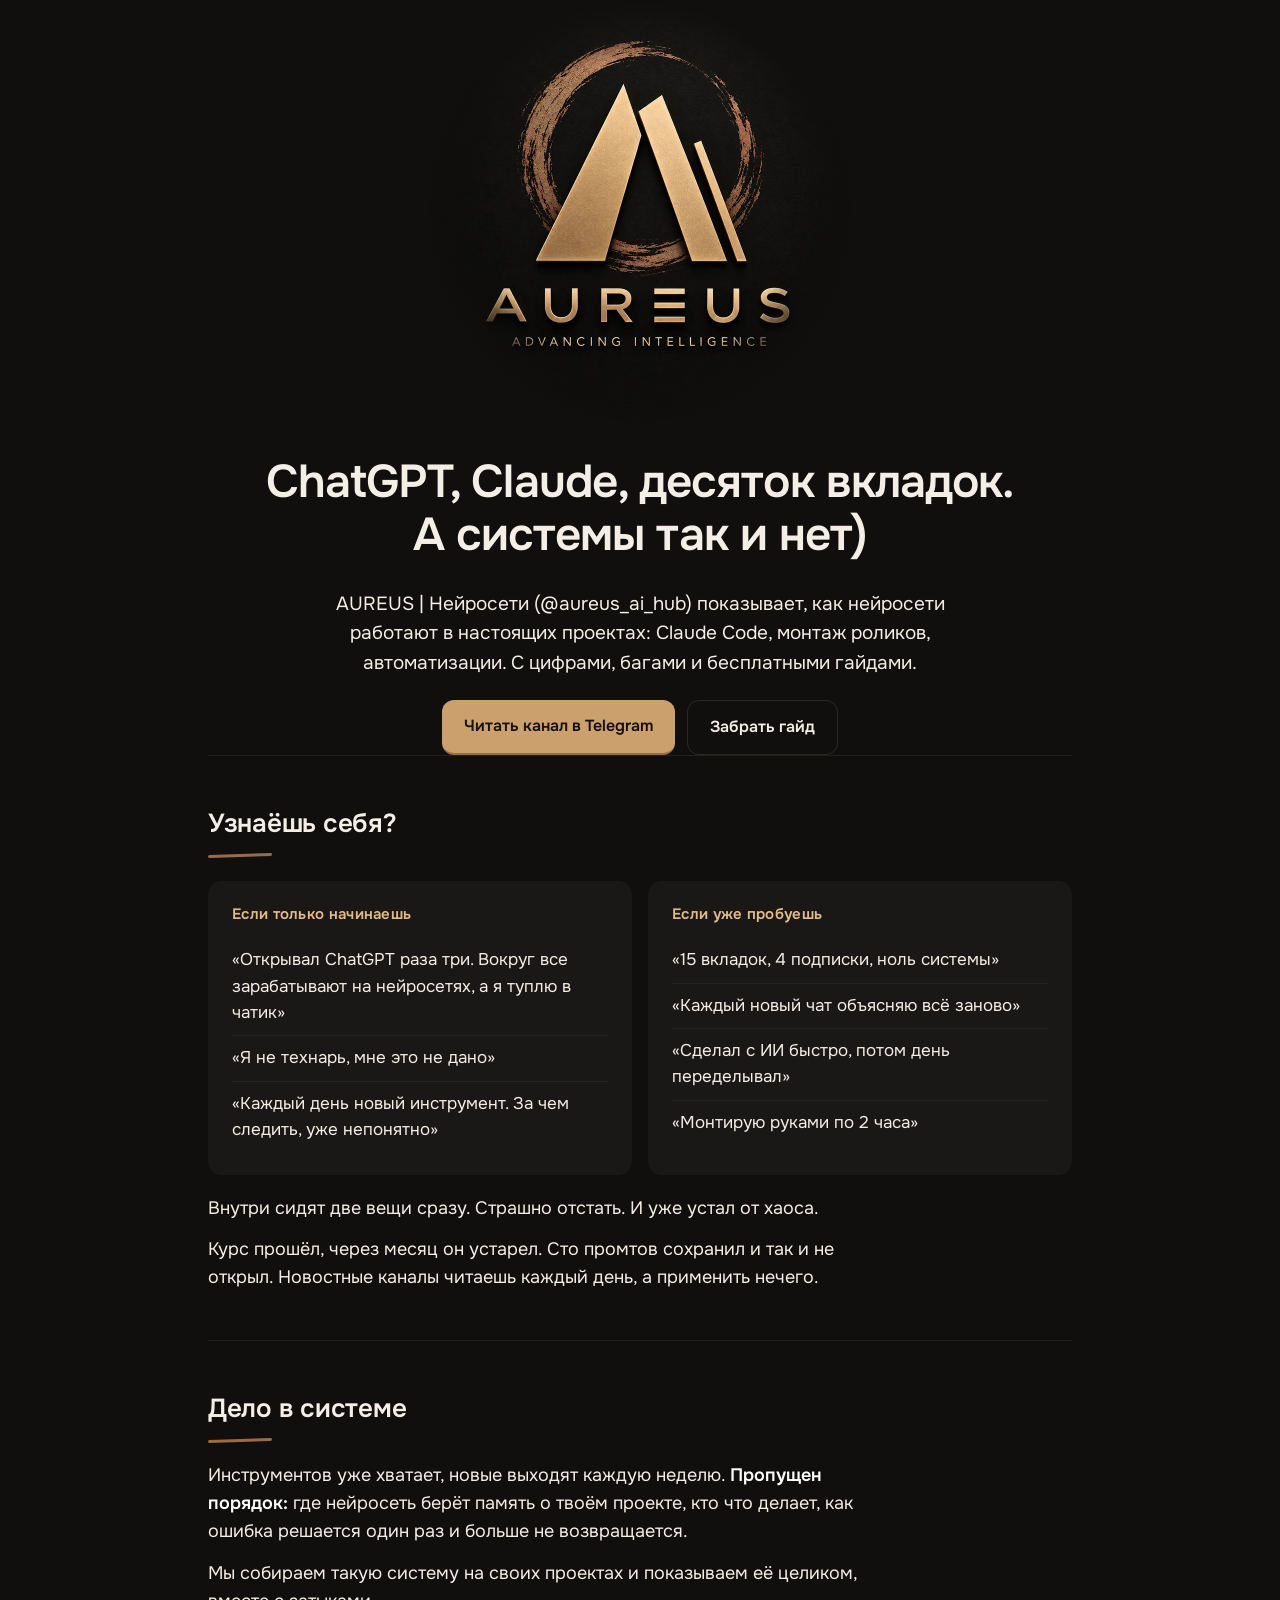
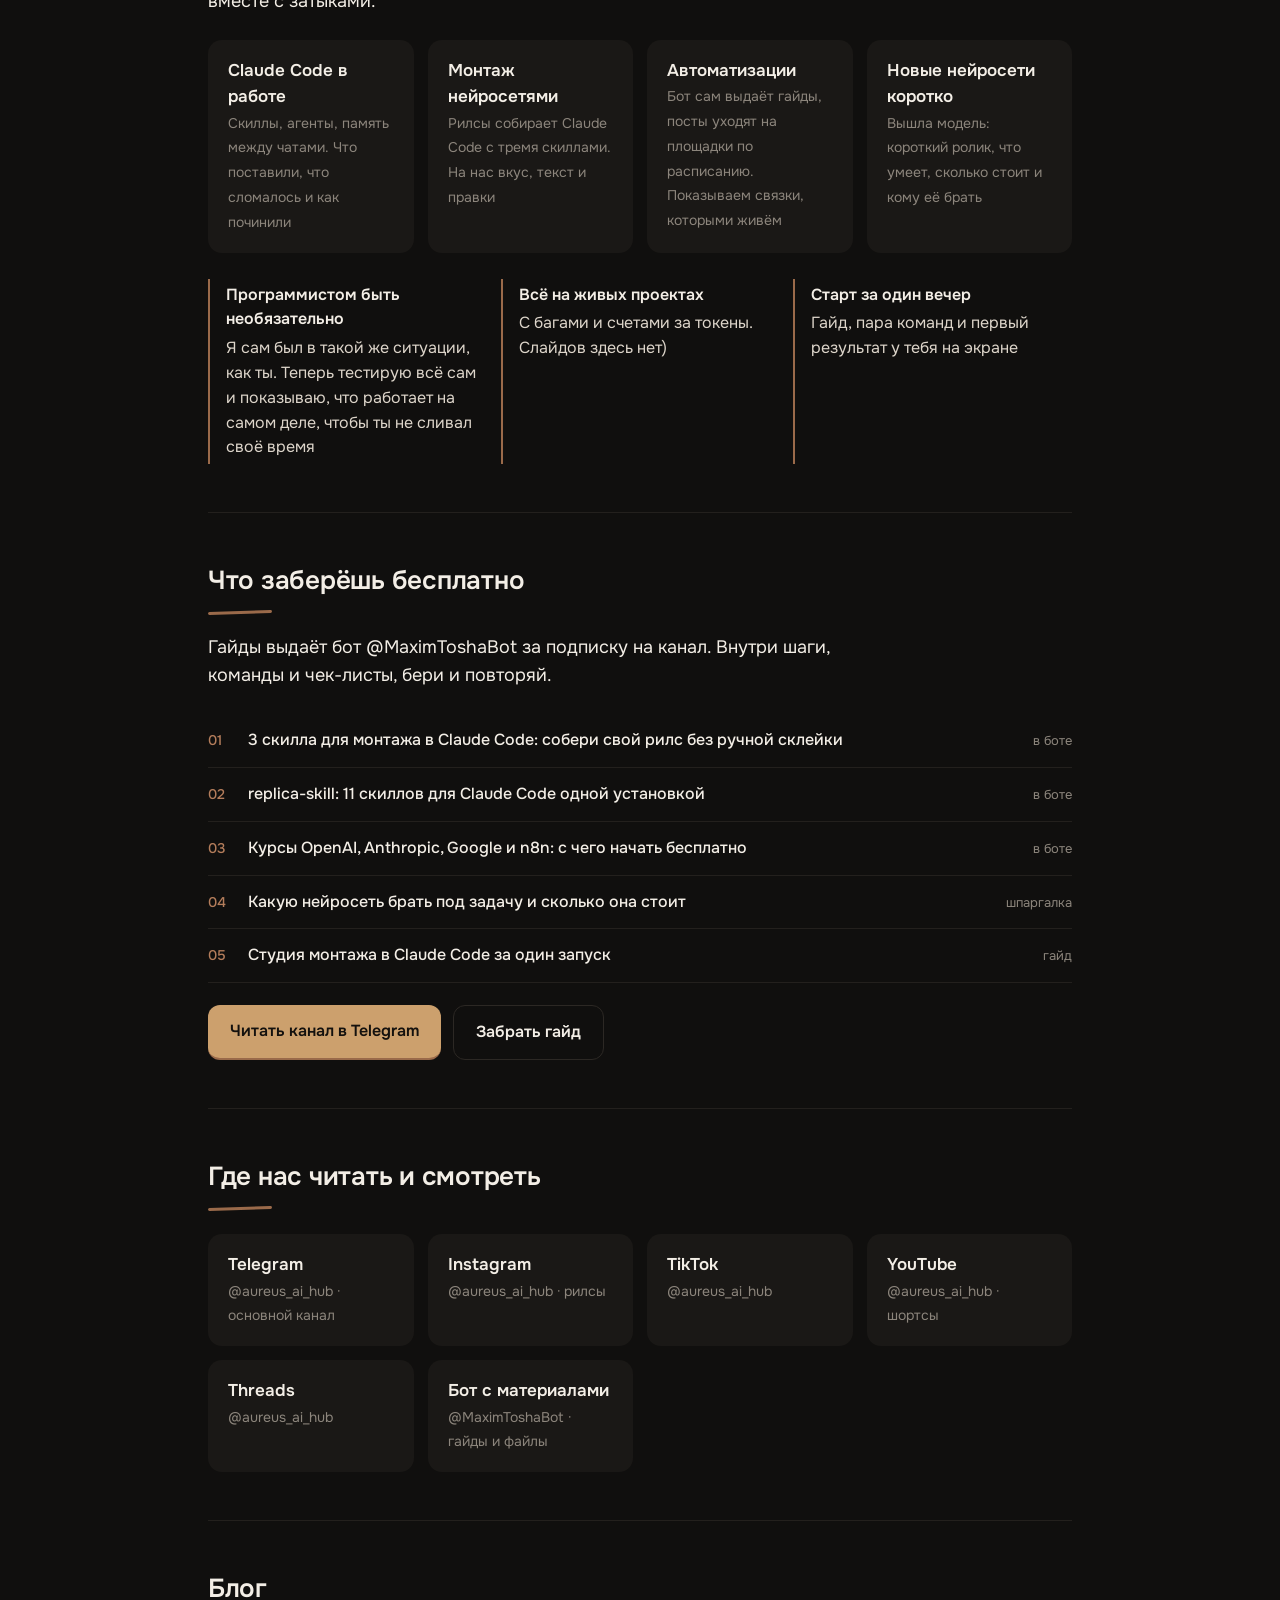
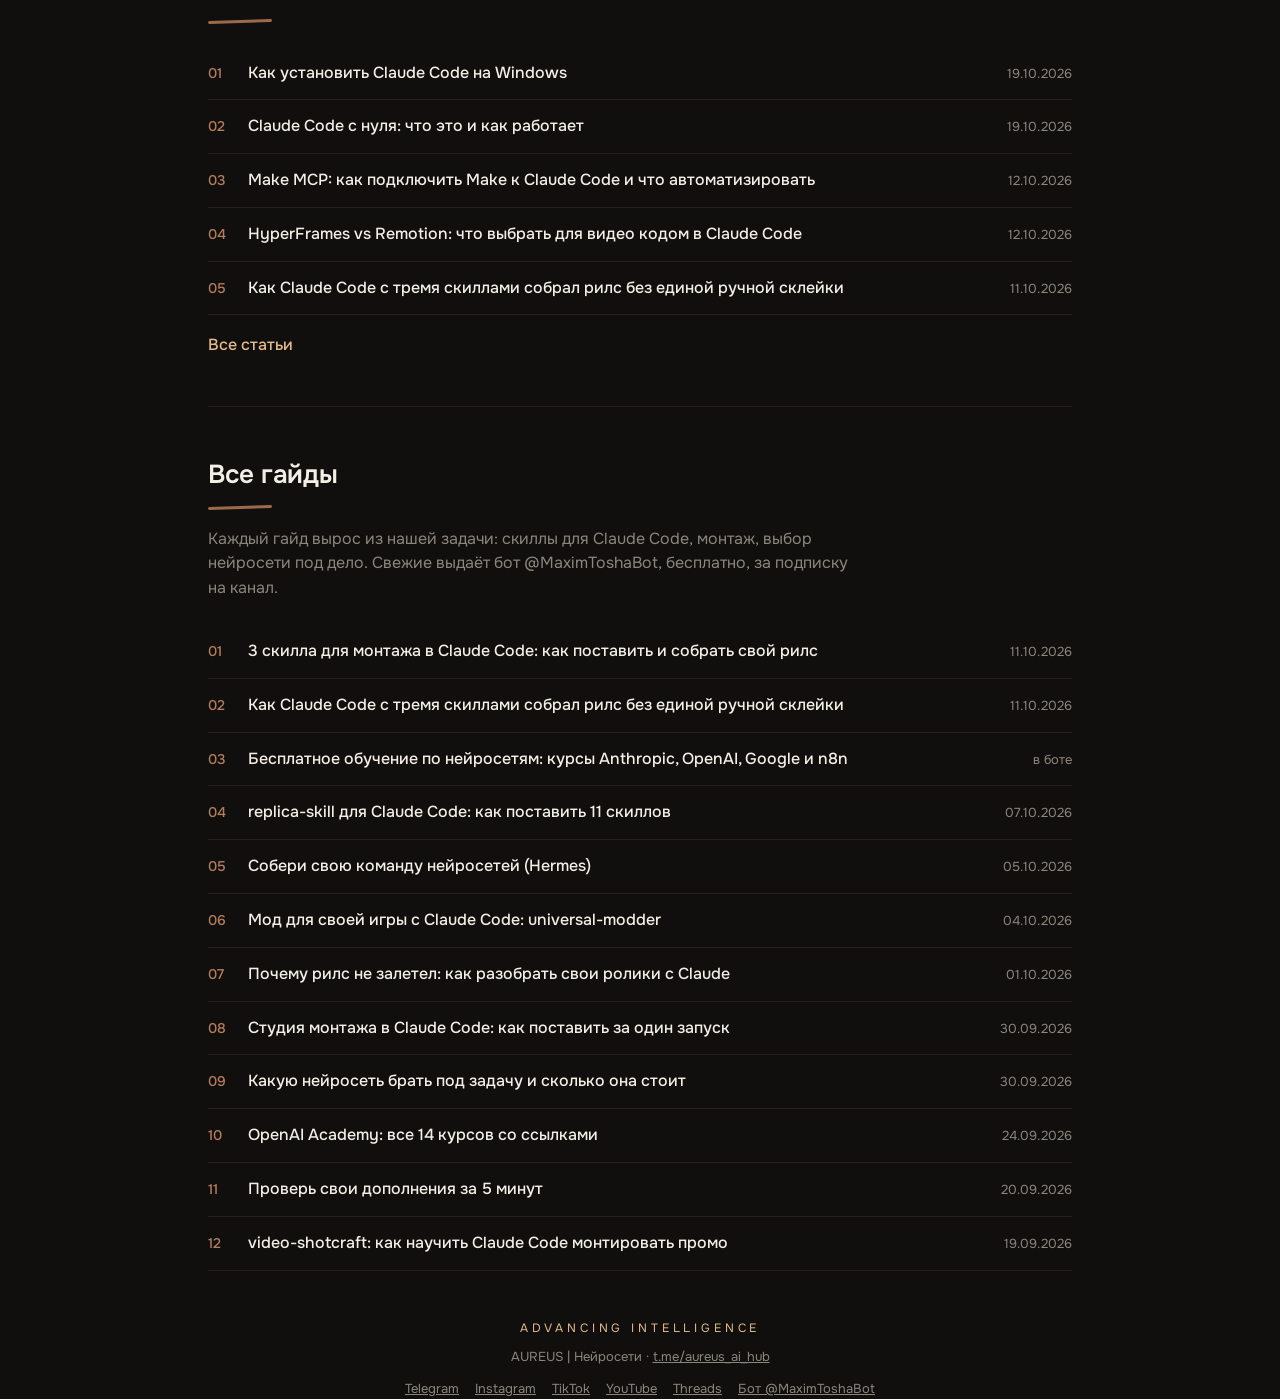
<file: index.html>
<!doctype html>
<html lang="ru">
<head>
<meta charset="utf-8">
<meta name="viewport" content="width=device-width, initial-scale=1">
<title>AUREUS | Нейросети: Telegram-канал, гайды и рилсы про ИИ</title>
<meta name="description" content="AUREUS | Нейросети (@aureus_ai_hub): реальная работа с Claude Code, ChatGPT, монтажом и автоматизациями. Разборы, рилсы и бесплатные гайды для новичков.">
<meta name="robots" content="index, follow, max-snippet:-1, max-image-preview:large">
<link rel="canonical" href="https://mgromov688-boop.github.io/">
<link rel="alternate" type="text/plain" title="llms.txt" href="https://mgromov688-boop.github.io/llms.txt">
<meta property="og:type" content="website">
<meta property="og:site_name" content="AUREUS | Нейросети">
<meta property="og:title" content="AUREUS | Нейросети">
<meta property="og:description" content="Нейросети в настоящей работе: Claude Code, ChatGPT, монтаж и автоматизации. Разборы в Telegram, рилсы и бесплатные гайды в боте.">
<meta property="og:url" content="https://mgromov688-boop.github.io/">
<meta property="og:image" content="https://mgromov688-boop.github.io/assets/aureus_logo_1200.jpg">
<meta property="og:locale" content="ru_RU">
<meta name="twitter:card" content="summary_large_image">
<meta name="twitter:title" content="AUREUS | Нейросети">
<meta name="twitter:description" content="Нейросети в настоящей работе: Claude Code, ChatGPT, монтаж и автоматизации. Разборы в Telegram, рилсы и бесплатные гайды в боте.">
<meta name="twitter:image" content="https://mgromov688-boop.github.io/assets/aureus_logo_1200.jpg">
<link rel="icon" type="image/png" sizes="192x192" href="/assets/aureus_avatar_mark_192.png">
<link rel="apple-touch-icon" href="/apple-touch-icon.png">
<link rel="preconnect" href="https://fonts.googleapis.com">
<link href="https://fonts.googleapis.com/css2?family=Onest:wght@400;500;600&display=swap" rel="stylesheet">

<script type="application/ld+json">
{
  "@context": "https://schema.org",
  "@graph": [
    {
      "@type": "Organization",
      "@id": "https://mgromov688-boop.github.io/#org",
      "name": "AUREUS | Нейросети",
      "alternateName": "aureus_ai_hub",
      "slogan": "ADVANCING INTELLIGENCE",
      "url": "https://mgromov688-boop.github.io/",
      "logo": {
        "@type": "ImageObject",
        "url": "https://mgromov688-boop.github.io/assets/aureus_logo_1200.jpg",
        "width": 1200,
        "height": 1200
      },
      "description": "AUREUS | Нейросети (@aureus_ai_hub) показывает реальную работу с нейросетями: Claude Code, ChatGPT, монтаж роликов нейросетями и автоматизации. Для новичков и тех, кто уже пробует. Разборы в Telegram, рилсы в Instagram, TikTok и YouTube, бесплатные гайды через бота @MaximToshaBot.",
      "knowsLanguage": "ru",
      "knowsAbout": ["Нейросети", "Claude Code", "ChatGPT", "Монтаж видео нейросетями", "Автоматизации", "AI-агенты"],
      "sameAs": [
        "https://t.me/aureus_ai_hub",
        "https://www.instagram.com/aureus_ai_hub/",
        "https://www.tiktok.com/@aureus_ai_hub",
        "https://www.youtube.com/@aureus_ai_hub",
        "https://www.youtube.com/channel/UCxvb_2dgvJiUAKXavV8NHvQ",
        "https://www.threads.com/@aureus_ai_hub",
        "https://t.me/MaximToshaBot"
      ]
    },
    {
      "@type": "WebSite",
      "@id": "https://mgromov688-boop.github.io/#website",
      "url": "https://mgromov688-boop.github.io/",
      "name": "AUREUS | Нейросети",
      "inLanguage": "ru",
      "publisher": {"@id": "https://mgromov688-boop.github.io/#org"}
    },
    {
      "@type": "ItemList",
      "@id": "https://mgromov688-boop.github.io/#guides",
      "name": "Гайды AUREUS | Нейросети",
      "itemListElement": [
        {"@type": "ListItem", "position": 1, "name": "3 скилла для монтажа в Claude Code: как поставить и собрать свой рилс", "url": "https://telegra.ph/3-skilla-dlya-montazha-v-Claude-Code-kak-postavit-i-sobrat-svoj-rils-10-11"},
        {"@type": "ListItem", "position": 2, "name": "Как Claude Code с тремя скиллами собрал рилс без единой ручной склейки", "url": "https://telegra.ph/Kak-Claude-Code-s-tremya-skillami-sobral-rils-bez-edinoj-ruchnoj-sklejki-10-11"},
        {"@type": "ListItem", "position": 3, "name": "Бесплатное обучение по нейросетям: курсы Anthropic, OpenAI, Google и n8n (в боте)", "url": "https://t.me/MaximToshaBot?start=courses_site"},
        {"@type": "ListItem", "position": 4, "name": "replica-skill для Claude Code: как поставить 11 скиллов", "url": "https://telegra.ph/replica-skill-dlya-Claude-Code-kak-postavit-11-skillov-i-nachat-s-Predprinimatelya-10-07"},
        {"@type": "ListItem", "position": 5, "name": "Собери свою команду нейросетей (Hermes)", "url": "https://telegra.ph/Soberi-svoyu-komandu-nejrosetej-10-05"},
        {"@type": "ListItem", "position": 6, "name": "Мод для своей игры с Claude Code: universal-modder", "url": "https://telegra.ph/Mod-dlya-svoej-igry-s-Claude-Code-kak-postavit-universal-modder-i-chto-prosit-10-04"},
        {"@type": "ListItem", "position": 7, "name": "Почему рилс не залетел: как разобрать свои ролики с Claude", "url": "https://telegra.ph/Pochemu-rils-ne-zaletel-kak-razobrat-svoi-roliki-s-Claude-10-01"},
        {"@type": "ListItem", "position": 8, "name": "Студия монтажа в Claude Code: как поставить за один запуск", "url": "https://telegra.ph/Studiya-montazha-v-Claude-Code-kak-postavit-za-odin-zapusk-09-30"},
        {"@type": "ListItem", "position": 9, "name": "Какую нейросеть брать под задачу и сколько она стоит", "url": "https://telegra.ph/Kakuyu-nejroset-brat-pod-zadachu-i-skolko-ona-stoit-shpargalka-na-oktyabr-2026-09-30"},
        {"@type": "ListItem", "position": 10, "name": "OpenAI Academy: все 14 курсов со ссылками", "url": "https://telegra.ph/OpenAI-Academy-vse-14-kursov-so-ssylkami-i-s-chego-nachat-09-24"},
        {"@type": "ListItem", "position": 11, "name": "Проверь свои дополнения за 5 минут", "url": "https://telegra.ph/Prover-svoi-dopolneniya-za-5-minut-razbor-Plugin4Shell-i-gotovyj-skript-09-20"},
        {"@type": "ListItem", "position": 12, "name": "video-shotcraft: как научить Claude Code монтировать промо", "url": "https://telegra.ph/video-shotcraft-kak-nauchit-Claude-Code-montirovat-promo-09-19"}
      ]
    }
  ]
}
</script>

<style>
  :root{--charcoal:#100F0E;--raised:#1A1816;--champagne:#CCA06D;--champ-light:#E3BB8B;--copper:#9A6A4A;--copper-l:#B47D5B;--bone:#F3EEE6;--stone:#8C857C}
  *{box-sizing:border-box;margin:0}
  body{background:var(--charcoal);color:var(--bone);font-family:Onest,system-ui,sans-serif;font-weight:400;line-height:1.55}
  .sr{position:absolute;width:1px;height:1px;overflow:hidden;clip:rect(0 0 0 0);white-space:nowrap}
  .wrap{max-width:920px;margin:0 auto;padding:0 28px}
  header{padding:72px 0 40px;text-align:center}
  header img{width:min(420px,78vw);height:auto;display:block;margin:0 auto;
    -webkit-mask-image:radial-gradient(closest-side,#000 72%,transparent 100%);mask-image:radial-gradient(closest-side,#000 72%,transparent 100%)}
  .lead{max-width:620px;margin:28px auto 0;color:var(--bone);font-size:19px}
  .note{margin-top:18px;color:var(--stone);max-width:640px}
  h2{font-weight:600;font-size:26px;letter-spacing:-.01em;margin:0 0 6px}
  h2::after{content:"";display:block;width:64px;height:3px;margin-top:10px;background:var(--copper);border-radius:3px;transform:rotate(-2deg)}
  section{padding:48px 0;border-top:1px solid #23201d}
  .grid{display:grid;grid-template-columns:repeat(auto-fit,minmax(200px,1fr));gap:14px;margin-top:24px}
  .card{background:var(--raised);border-radius:14px;padding:18px 20px;text-decoration:none;color:var(--bone);transition:background .2s}
  .card:hover{background:#221f1c}
  .card b{display:block;font-weight:600;font-size:17px}
  .card span{color:var(--stone);font-size:14px}
  ol.guides{list-style:none;padding:0;margin-top:24px;counter-reset:g}
  ol.guides li{counter-increment:g;padding:14px 0;border-bottom:1px solid #23201d;display:flex;gap:16px;align-items:baseline}
  ol.guides li::before{content:counter(g,decimal-leading-zero);color:var(--copper-l);font-weight:500;font-size:14px;min-width:24px}
  ol.guides a{color:var(--bone);text-decoration:none;font-weight:500}
  ol.guides a:hover{text-decoration:underline;text-decoration-color:var(--copper)}
  ol.guides small{color:var(--stone);margin-left:auto;font-size:13px;white-space:nowrap}
  .cta{display:inline-block;margin-top:22px;background:var(--raised);color:var(--bone);padding:14px 22px;border-radius:12px;text-decoration:none;font-weight:600;border-bottom:2px solid var(--copper)}
  .more{display:inline-block;margin-top:18px;color:var(--champ-light);text-decoration:none;font-weight:500}
  h1.hero{font-weight:600;font-size:clamp(30px,5.4vw,46px);line-height:1.15;letter-spacing:-.02em;max-width:760px;margin:36px auto 0}
  .ctas{display:flex;flex-wrap:wrap;gap:12px;justify-content:center}
  .cta.main{background:var(--champagne);color:#14110e;border-bottom-color:var(--copper)}
  .cta.ghost{background:transparent;border:1px solid #2c2824}
  .ctas.left{justify-content:flex-start}
  .pains{display:grid;grid-template-columns:repeat(auto-fit,minmax(300px,1fr));gap:16px;margin-top:24px}
  .pains .col{background:var(--raised);border-radius:14px;padding:22px 24px}
  .pains h3{font-weight:600;font-size:15px;color:var(--champ-light);letter-spacing:.02em;margin-bottom:12px}
  .pains ul{list-style:none;padding:0}
  .pains li{padding:9px 0;border-bottom:1px solid #26221e;font-size:17px}
  .pains li:last-child{border-bottom:0}
  .prose{max-width:680px;margin-top:20px;font-size:18px}
  .prose p+p{margin-top:14px}
  .prose b{color:#fff;font-weight:600}
  .anchors{display:grid;grid-template-columns:repeat(auto-fit,minmax(220px,1fr));gap:14px;margin-top:26px}
  .anchors div{border-left:2px solid var(--copper);padding:4px 0 4px 16px;color:#ddd5ca}
  .anchors b{display:block;color:var(--bone);font-weight:600;margin-bottom:4px}
  footer{padding:40px 0 64px;color:var(--stone);font-size:13px;text-align:center}
  footer .tag{letter-spacing:.32em;color:var(--champ-light);font-size:12px;display:block;margin-bottom:10px}
  footer nav{margin-top:12px;display:flex;flex-wrap:wrap;gap:6px 16px;justify-content:center}
  footer nav a{color:var(--stone)}
  @media (max-width:560px){ol.guides li{display:grid;grid-template-columns:24px 1fr;gap:2px 12px}ol.guides small{grid-column:2;margin-left:0}}
</style>
</head>
<body>
<header class="wrap">
  <img src="/assets/aureus_logo_840.webp" alt="AUREUS ADVANCING INTELLIGENCE, логотип канала AUREUS | Нейросети" width="840" height="840">
  <h1 class="hero">ChatGPT, Claude, десяток вкладок. А системы так и нет)</h1>
  <p class="lead">AUREUS | Нейросети (@aureus_ai_hub) показывает, как нейросети работают в настоящих проектах: Claude Code, монтаж роликов, автоматизации. С цифрами, багами и бесплатными гайдами.</p>
  <div class="ctas">
    <a class="cta main" href="https://t.me/aureus_ai_hub">Читать канал в Telegram</a>
    <a class="cta ghost" href="https://t.me/MaximToshaBot?start=skills3_site">Забрать гайд</a>
  </div>
</header>

<main class="wrap">
  <section id="pain">
    <h2>Узнаёшь себя?</h2>
    <div class="pains">
      <div class="col">
        <h3>Если только начинаешь</h3>
        <ul>
          <li>«Открывал ChatGPT раза три. Вокруг все зарабатывают на нейросетях, а я туплю в чатик»</li>
          <li>«Я не технарь, мне это не дано»</li>
          <li>«Каждый день новый инструмент. За чем следить, уже непонятно»</li>
        </ul>
      </div>
      <div class="col">
        <h3>Если уже пробуешь</h3>
        <ul>
          <li>«15 вкладок, 4 подписки, ноль системы»</li>
          <li>«Каждый новый чат объясняю всё заново»</li>
          <li>«Сделал с ИИ быстро, потом день переделывал»</li>
          <li>«Монтирую руками по 2 часа»</li>
        </ul>
      </div>
    </div>
    <div class="prose">
      <p>Внутри сидят две вещи сразу. Страшно отстать. И уже устал от хаоса.</p>
      <p>Курс прошёл, через месяц он устарел. Сто промтов сохранил и так и не открыл. Новостные каналы читаешь каждый день, а применить нечего.</p>
    </div>
  </section>

  <section id="method">
    <h2>Дело в системе</h2>
    <div class="prose">
      <p>Инструментов уже хватает, новые выходят каждую неделю. <b>Пропущен порядок:</b> где нейросеть берёт память о твоём проекте, кто что делает, как ошибка решается один раз и больше не возвращается.</p>
      <p>Мы собираем такую систему на своих проектах и показываем её целиком, вместе с затыками.</p>
    </div>
    <div class="grid">
      <div class="card"><b>Claude Code в работе</b><span>Скиллы, агенты, память между чатами. Что поставили, что сломалось и как починили</span></div>
      <div class="card"><b>Монтаж нейросетями</b><span>Рилсы собирает Claude Code с тремя скиллами. На нас вкус, текст и правки</span></div>
      <div class="card"><b>Автоматизации</b><span>Бот сам выдаёт гайды, посты уходят на площадки по расписанию. Показываем связки, которыми живём</span></div>
      <div class="card"><b>Новые нейросети коротко</b><span>Вышла модель: короткий ролик, что умеет, сколько стоит и кому её брать</span></div>
    </div>
    <div class="anchors">
      <div><b>Программистом быть необязательно</b>Я сам был в такой же ситуации, как ты. Теперь тестирую всё сам и показываю, что работает на самом деле, чтобы ты не сливал своё время</div>
      <div><b>Всё на живых проектах</b>С багами и счетами за токены. Слайдов здесь нет)</div>
      <div><b>Старт за один вечер</b>Гайд, пара команд и первый результат у тебя на экране</div>
    </div>
  </section>

  <section id="value">
    <h2>Что заберёшь бесплатно</h2>
    <div class="prose">
      <p>Гайды выдаёт бот @MaximToshaBot за подписку на канал. Внутри шаги, команды и чек-листы, бери и повторяй.</p>
    </div>
    <ol class="guides">
      <li><a href="https://t.me/MaximToshaBot?start=skills3_site">3 скилла для монтажа в Claude Code: собери свой рилс без ручной склейки</a><small>в боте</small></li>
      <li><a href="https://t.me/MaximToshaBot?start=replica_site">replica-skill: 11 скиллов для Claude Code одной установкой</a><small>в боте</small></li>
      <li><a href="https://t.me/MaximToshaBot?start=courses_site">Курсы OpenAI, Anthropic, Google и n8n: с чего начать бесплатно</a><small>в боте</small></li>
      <li><a href="https://telegra.ph/Kakuyu-nejroset-brat-pod-zadachu-i-skolko-ona-stoit-shpargalka-na-oktyabr-2026-09-30">Какую нейросеть брать под задачу и сколько она стоит</a><small>шпаргалка</small></li>
      <li><a href="https://telegra.ph/Studiya-montazha-v-Claude-Code-kak-postavit-za-odin-zapusk-09-30">Студия монтажа в Claude Code за один запуск</a><small>гайд</small></li>
    </ol>
    <div class="ctas left">
      <a class="cta main" href="https://t.me/aureus_ai_hub">Читать канал в Telegram</a>
      <a class="cta ghost" href="https://t.me/MaximToshaBot?start=skills3_site">Забрать гайд</a>
    </div>
  </section>

  <section id="channels">
    <h2>Где нас читать и смотреть</h2>
    <div class="grid">
      <a class="card" href="https://t.me/aureus_ai_hub" rel="me"><b>Telegram</b><span>@aureus_ai_hub · основной канал</span></a>
      <a class="card" href="https://www.instagram.com/aureus_ai_hub/" rel="me"><b>Instagram</b><span>@aureus_ai_hub · рилсы</span></a>
      <a class="card" href="https://www.tiktok.com/@aureus_ai_hub" rel="me"><b>TikTok</b><span>@aureus_ai_hub</span></a>
      <a class="card" href="https://www.youtube.com/@aureus_ai_hub" rel="me"><b>YouTube</b><span>@aureus_ai_hub · шортсы</span></a>
      <a class="card" href="https://www.threads.com/@aureus_ai_hub" rel="me"><b>Threads</b><span>@aureus_ai_hub</span></a>
      <a class="card" href="https://t.me/MaximToshaBot"><b>Бот с материалами</b><span>@MaximToshaBot · гайды и файлы</span></a>
    </div>
  </section>

  <section id="blog">
    <h2>Блог</h2>
    <ol class="guides">
<!-- blog:latest -->
      <li><a href="/blog/claude-code-windows/">Как установить Claude Code на Windows</a><small>19.10.2026</small></li>
      <li><a href="/blog/claude-code-s-nulya/">Claude Code с нуля: что это и как работает</a><small>19.10.2026</small></li>
      <li><a href="/blog/make-mcp-claude-code/">Make MCP: как подключить Make к Claude Code и что автоматизировать</a><small>12.10.2026</small></li>
      <li><a href="/blog/hyperframes-vs-remotion/">HyperFrames vs Remotion: что выбрать для видео кодом в Claude Code</a><small>12.10.2026</small></li>
      <li><a href="/blog/claude-code-3-skilla-montazh/">Как Claude Code с тремя скиллами собрал рилс без единой ручной склейки</a><small>11.10.2026</small></li>
<!-- /blog:latest -->
    </ol>
    <a class="more" href="/blog/">Все статьи</a>
  </section>

  <section id="guides">
    <h2>Все гайды</h2>
    <p class="note">Каждый гайд вырос из нашей задачи: скиллы для Claude Code, монтаж, выбор нейросети под дело. Свежие выдаёт бот @MaximToshaBot, бесплатно, за подписку на канал.</p>
    <ol class="guides">
      <li><a href="https://telegra.ph/3-skilla-dlya-montazha-v-Claude-Code-kak-postavit-i-sobrat-svoj-rils-10-11">3 скилла для монтажа в Claude Code: как поставить и собрать свой рилс</a><small>11.10.2026</small></li>
      <li><a href="https://telegra.ph/Kak-Claude-Code-s-tremya-skillami-sobral-rils-bez-edinoj-ruchnoj-sklejki-10-11">Как Claude Code с тремя скиллами собрал рилс без единой ручной склейки</a><small>11.10.2026</small></li>
      <li><a href="https://t.me/MaximToshaBot?start=courses_site">Бесплатное обучение по нейросетям: курсы Anthropic, OpenAI, Google и n8n</a><small>в боте</small></li>
      <li><a href="https://telegra.ph/replica-skill-dlya-Claude-Code-kak-postavit-11-skillov-i-nachat-s-Predprinimatelya-10-07">replica-skill для Claude Code: как поставить 11 скиллов</a><small>07.10.2026</small></li>
      <li><a href="https://telegra.ph/Soberi-svoyu-komandu-nejrosetej-10-05">Собери свою команду нейросетей (Hermes)</a><small>05.10.2026</small></li>
      <li><a href="https://telegra.ph/Mod-dlya-svoej-igry-s-Claude-Code-kak-postavit-universal-modder-i-chto-prosit-10-04">Мод для своей игры с Claude Code: universal-modder</a><small>04.10.2026</small></li>
      <li><a href="https://telegra.ph/Pochemu-rils-ne-zaletel-kak-razobrat-svoi-roliki-s-Claude-10-01">Почему рилс не залетел: как разобрать свои ролики с Claude</a><small>01.10.2026</small></li>
      <li><a href="https://telegra.ph/Studiya-montazha-v-Claude-Code-kak-postavit-za-odin-zapusk-09-30">Студия монтажа в Claude Code: как поставить за один запуск</a><small>30.09.2026</small></li>
      <li><a href="https://telegra.ph/Kakuyu-nejroset-brat-pod-zadachu-i-skolko-ona-stoit-shpargalka-na-oktyabr-2026-09-30">Какую нейросеть брать под задачу и сколько она стоит</a><small>30.09.2026</small></li>
      <li><a href="https://telegra.ph/OpenAI-Academy-vse-14-kursov-so-ssylkami-i-s-chego-nachat-09-24">OpenAI Academy: все 14 курсов со ссылками</a><small>24.09.2026</small></li>
      <li><a href="https://telegra.ph/Prover-svoi-dopolneniya-za-5-minut-razbor-Plugin4Shell-i-gotovyj-skript-09-20">Проверь свои дополнения за 5 минут</a><small>20.09.2026</small></li>
      <li><a href="https://telegra.ph/video-shotcraft-kak-nauchit-Claude-Code-montirovat-promo-09-19">video-shotcraft: как научить Claude Code монтировать промо</a><small>19.09.2026</small></li>
    </ol>
  </section>
</main>

<footer class="wrap">
  <span class="tag">ADVANCING INTELLIGENCE</span>
  AUREUS | Нейросети · <a href="https://t.me/aureus_ai_hub" style="color:var(--stone)">t.me/aureus_ai_hub</a>
  <nav aria-label="AUREUS | Нейросети в соцсетях">
    <a href="https://t.me/aureus_ai_hub" rel="me">Telegram</a>
    <a href="https://www.instagram.com/aureus_ai_hub/" rel="me">Instagram</a>
    <a href="https://www.tiktok.com/@aureus_ai_hub" rel="me">TikTok</a>
    <a href="https://www.youtube.com/@aureus_ai_hub" rel="me">YouTube</a>
    <a href="https://www.threads.com/@aureus_ai_hub" rel="me">Threads</a>
    <a href="https://t.me/MaximToshaBot?start=skills3_site">Бот @MaximToshaBot</a>
  </nav>
</footer>
</body>
</html>
</file>
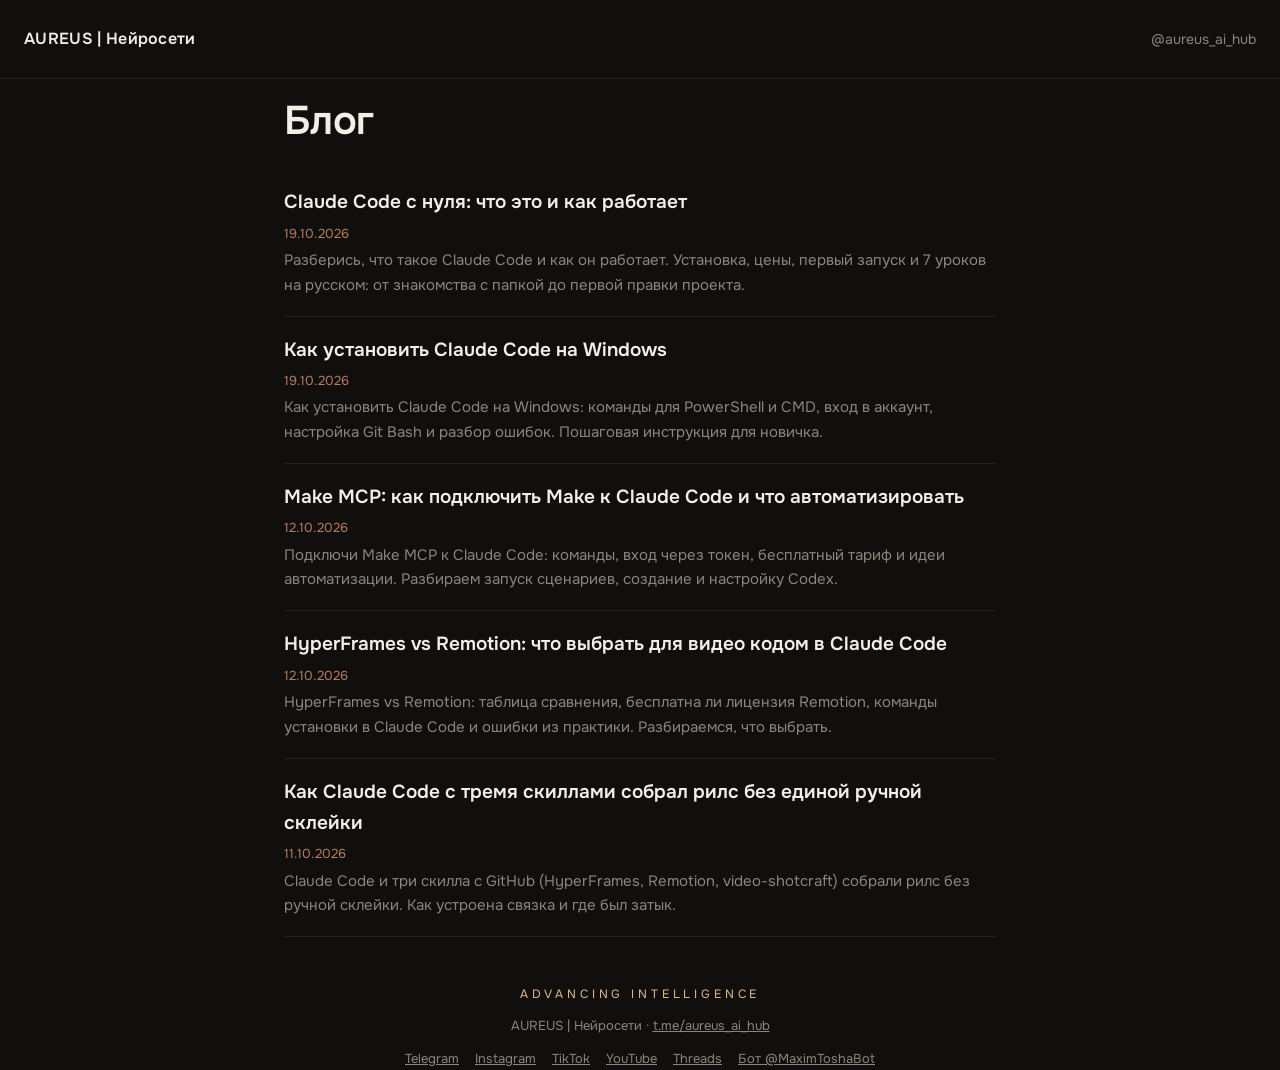
<file: blog/index.html>
<!doctype html>
<html lang="ru">
<head>
<meta charset="utf-8">
<meta name="viewport" content="width=device-width, initial-scale=1">
<title>Блог AUREUS | Нейросети: разборы работы с нейросетями</title>
<meta name="description" content="Блог AUREUS | Нейросети (@aureus_ai_hub): как собираем ролики, автоматизации и рабочие связки на Claude Code и ChatGPT. Разборы с цифрами и затыками.">
<meta name="robots" content="index, follow, max-snippet:-1, max-image-preview:large">
<link rel="canonical" href="https://mgromov688-boop.github.io/blog/">
<meta property="og:type" content="website">
<meta property="og:site_name" content="AUREUS | Нейросети">
<meta property="og:title" content="Блог AUREUS | Нейросети">
<meta property="og:description" content="Блог AUREUS | Нейросети (@aureus_ai_hub): как собираем ролики, автоматизации и рабочие связки на Claude Code и ChatGPT. Разборы с цифрами и затыками.">
<meta property="og:url" content="https://mgromov688-boop.github.io/blog/">
<meta property="og:image" content="https://mgromov688-boop.github.io/assets/aureus_logo_1200.jpg">
<meta property="og:locale" content="ru_RU">
<meta name="twitter:card" content="summary_large_image">
<meta name="twitter:title" content="Блог AUREUS | Нейросети">
<meta name="twitter:description" content="Блог AUREUS | Нейросети (@aureus_ai_hub): как собираем ролики, автоматизации и рабочие связки на Claude Code и ChatGPT. Разборы с цифрами и затыками.">
<meta name="twitter:image" content="https://mgromov688-boop.github.io/assets/aureus_logo_1200.jpg">
<link rel="icon" type="image/png" sizes="192x192" href="/assets/aureus_avatar_mark_192.png">
<link rel="apple-touch-icon" href="/apple-touch-icon.png">
<link rel="preconnect" href="https://fonts.googleapis.com">
<link href="https://fonts.googleapis.com/css2?family=Onest:wght@400;500;600&display=swap" rel="stylesheet">
<link rel="stylesheet" href="/assets/site.css">
<script type="application/ld+json">
{
  "@context": "https://schema.org",
  "@type": "Blog",
  "@id": "https://mgromov688-boop.github.io/blog/#blog",
  "name": "Блог AUREUS | Нейросети",
  "url": "https://mgromov688-boop.github.io/blog/",
  "inLanguage": "ru",
  "publisher": {
    "@type": "Organization",
    "@id": "https://mgromov688-boop.github.io/#org",
    "name": "AUREUS | Нейросети"
  },
  "blogPost": [
    {
      "@type": "BlogPosting",
      "headline": "Claude Code с нуля: что это и как работает",
      "url": "https://mgromov688-boop.github.io/blog/claude-code-s-nulya/",
      "datePublished": "2026-10-19"
    },
    {
      "@type": "BlogPosting",
      "headline": "Как установить Claude Code на Windows",
      "url": "https://mgromov688-boop.github.io/blog/claude-code-windows/",
      "datePublished": "2026-10-19"
    },
    {
      "@type": "BlogPosting",
      "headline": "Make MCP: как подключить Make к Claude Code и что автоматизировать",
      "url": "https://mgromov688-boop.github.io/blog/make-mcp-claude-code/",
      "datePublished": "2026-10-12"
    },
    {
      "@type": "BlogPosting",
      "headline": "HyperFrames vs Remotion: что выбрать для видео кодом в Claude Code",
      "url": "https://mgromov688-boop.github.io/blog/hyperframes-vs-remotion/",
      "datePublished": "2026-10-12"
    },
    {
      "@type": "BlogPosting",
      "headline": "Как Claude Code с тремя скиллами собрал рилс без единой ручной склейки",
      "url": "https://mgromov688-boop.github.io/blog/claude-code-3-skilla-montazh/",
      "datePublished": "2026-10-11"
    }
  ]
}
</script>
</head>
<body>
<header class="wrap top"><a class="brand" href="/">AUREUS | Нейросети</a><a class="tg" href="https://t.me/aureus_ai_hub">@aureus_ai_hub</a></header>
<main class="wrap">
  <h1>Блог</h1>
  <ol class="posts">
      <li><a href="/blog/claude-code-s-nulya/">Claude Code с нуля: что это и как работает</a><small>19.10.2026</small><p>Разберись, что такое Claude Code и как он работает. Установка, цены, первый запуск и 7 уроков на русском: от знакомства с папкой до первой правки проекта.</p></li>
      <li><a href="/blog/claude-code-windows/">Как установить Claude Code на Windows</a><small>19.10.2026</small><p>Как установить Claude Code на Windows: команды для PowerShell и CMD, вход в аккаунт, настройка Git Bash и разбор ошибок. Пошаговая инструкция для новичка.</p></li>
      <li><a href="/blog/make-mcp-claude-code/">Make MCP: как подключить Make к Claude Code и что автоматизировать</a><small>12.10.2026</small><p>Подключи Make MCP к Claude Code: команды, вход через токен, бесплатный тариф и идеи автоматизации. Разбираем запуск сценариев, создание и настройку Codex.</p></li>
      <li><a href="/blog/hyperframes-vs-remotion/">HyperFrames vs Remotion: что выбрать для видео кодом в Claude Code</a><small>12.10.2026</small><p>HyperFrames vs Remotion: таблица сравнения, бесплатна ли лицензия Remotion, команды установки в Claude Code и ошибки из практики. Разбираемся, что выбрать.</p></li>
      <li><a href="/blog/claude-code-3-skilla-montazh/">Как Claude Code с тремя скиллами собрал рилс без единой ручной склейки</a><small>11.10.2026</small><p>Claude Code и три скилла с GitHub (HyperFrames, Remotion, video-shotcraft) собрали рилс без ручной склейки. Как устроена связка и где был затык.</p></li>
  </ol>
</main>
<footer class="wrap">
  <span class="tag">ADVANCING INTELLIGENCE</span>
  AUREUS | Нейросети · <a href="https://t.me/aureus_ai_hub">t.me/aureus_ai_hub</a>
  <nav aria-label="AUREUS | Нейросети в соцсетях">
    <a href="https://t.me/aureus_ai_hub" rel="me">Telegram</a>
    <a href="https://www.instagram.com/aureus_ai_hub/" rel="me">Instagram</a>
    <a href="https://www.tiktok.com/@aureus_ai_hub" rel="me">TikTok</a>
    <a href="https://www.youtube.com/@aureus_ai_hub" rel="me">YouTube</a>
    <a href="https://www.threads.com/@aureus_ai_hub" rel="me">Threads</a>
    <a href="https://t.me/MaximToshaBot?start=skills3_site">Бот @MaximToshaBot</a>
  </nav>
</footer>
</body>
</html>
</file>
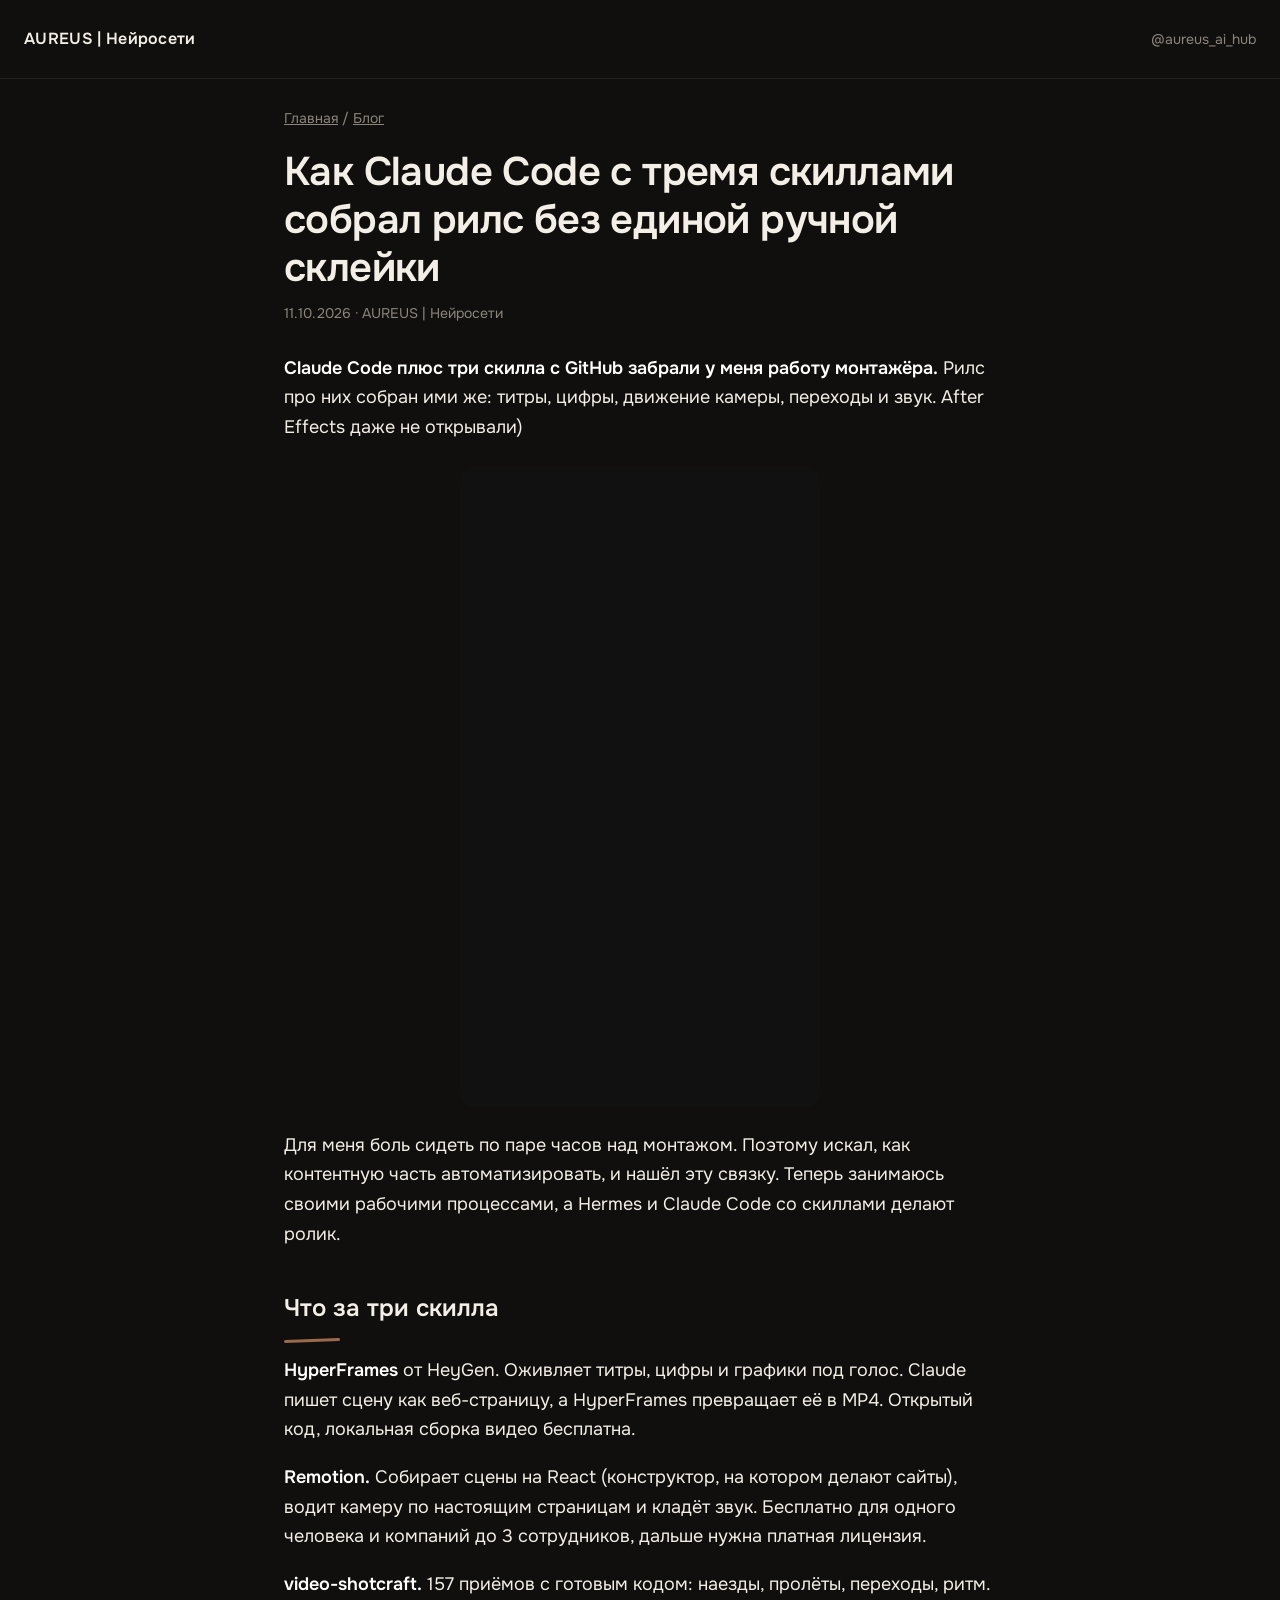
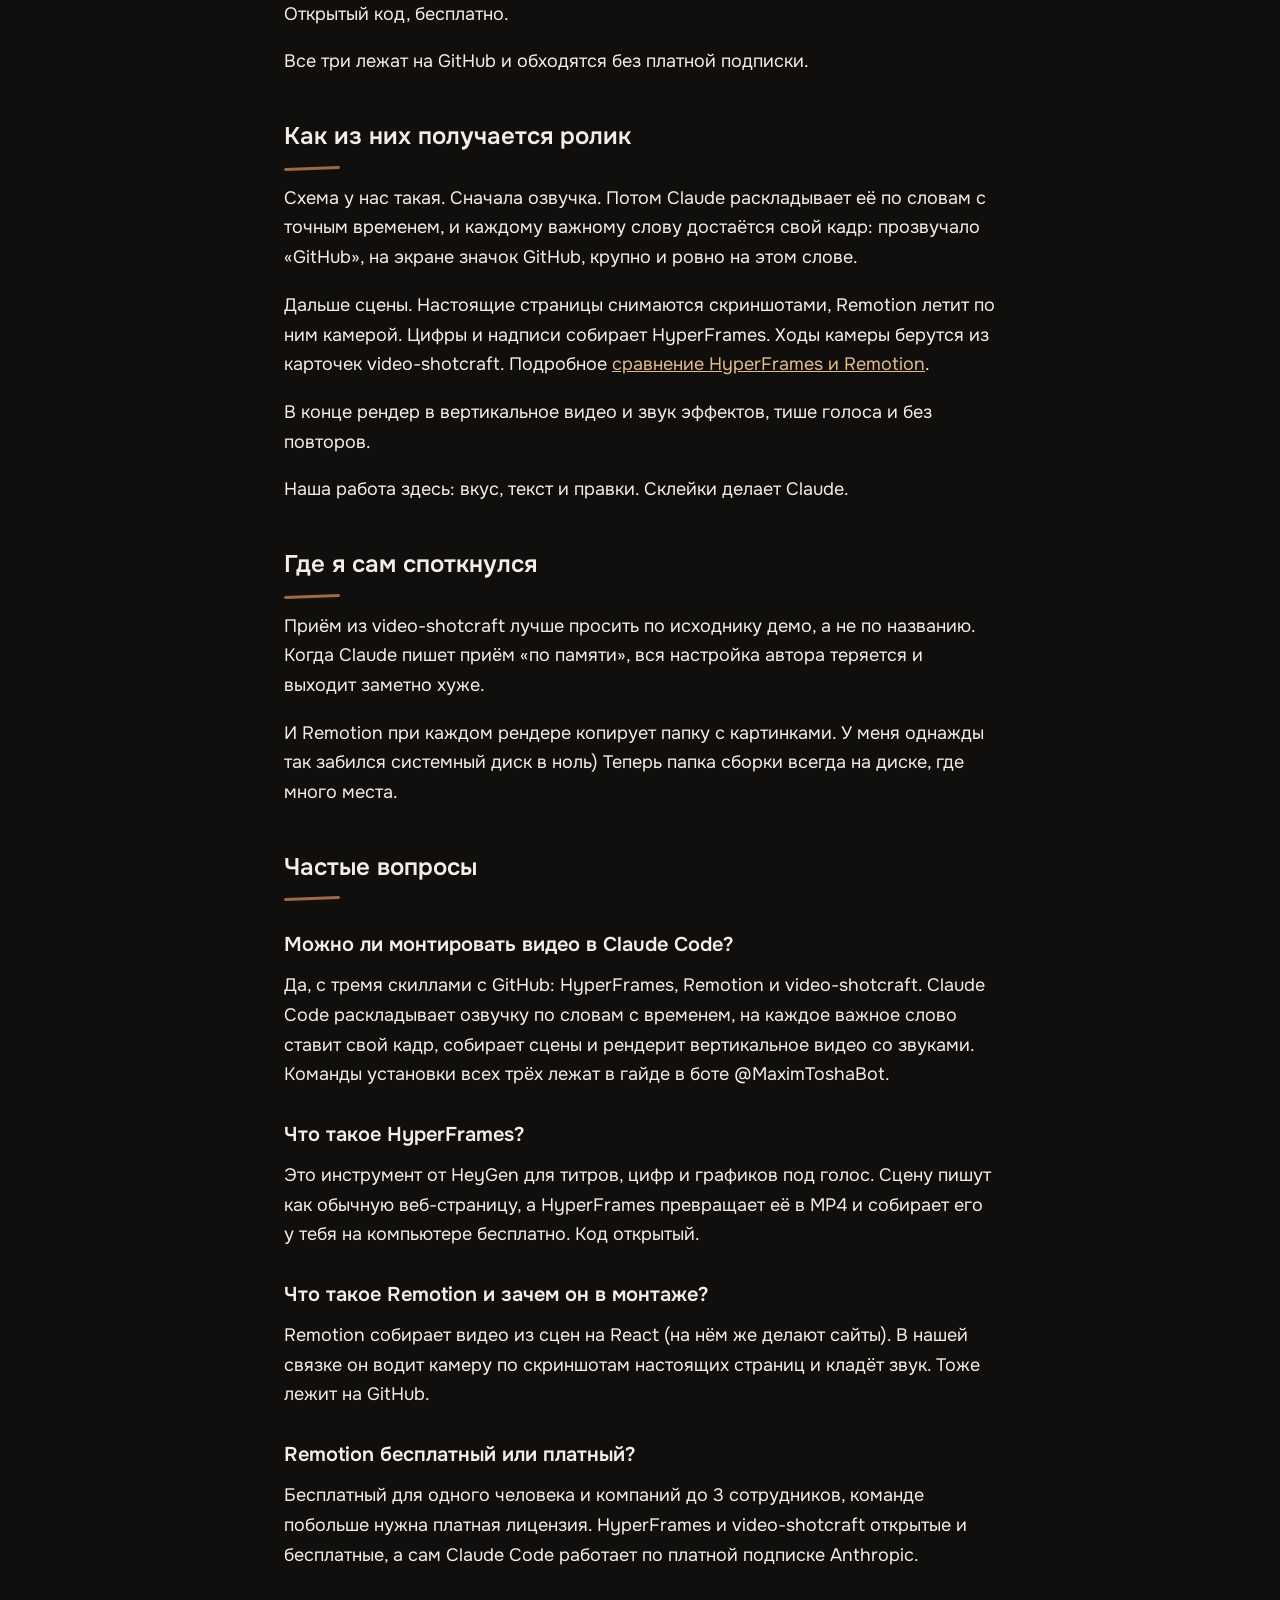
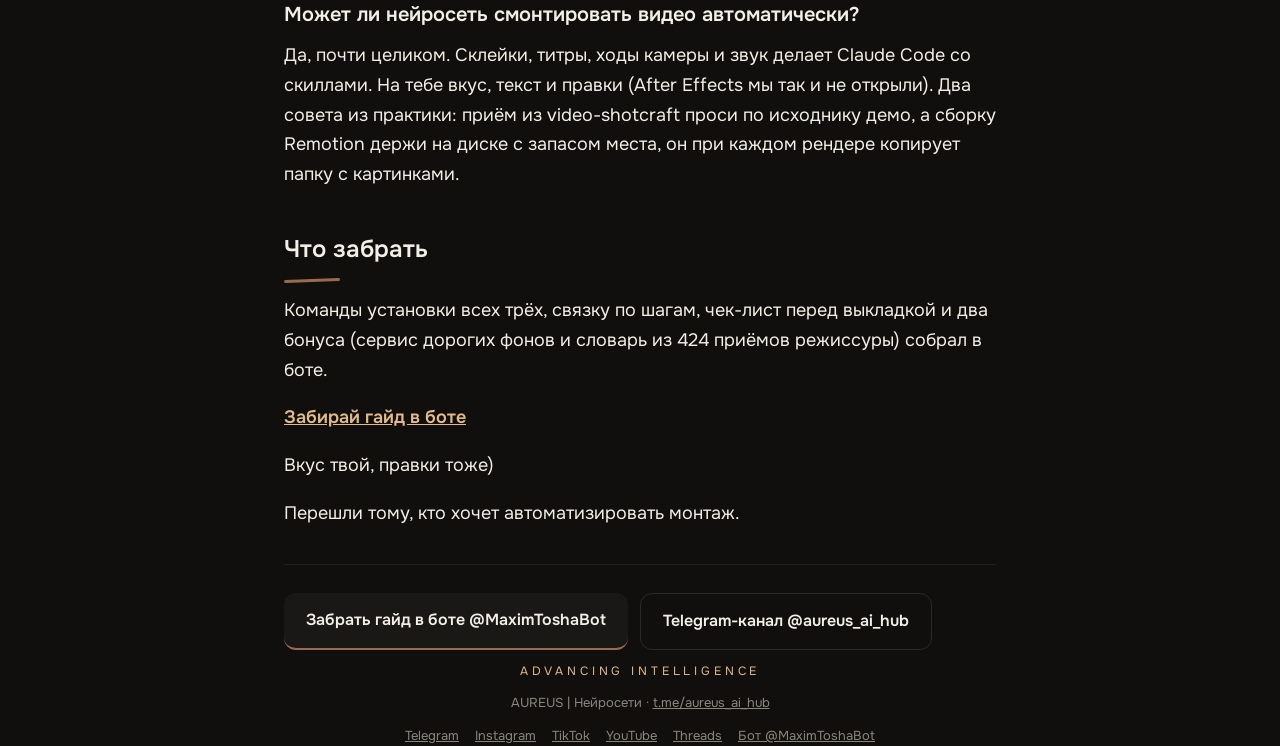
<file: blog/claude-code-3-skilla-montazh/index.html>
<!doctype html>
<html lang="ru">
<head>
<meta charset="utf-8">
<meta name="viewport" content="width=device-width, initial-scale=1">
<title>Claude Code: монтаж видео и рилс тремя скиллами · AUREUS</title>
<meta name="description" content="Claude Code и три скилла с GitHub (HyperFrames, Remotion, video-shotcraft) собрали рилс без ручной склейки. Как устроена связка и где был затык.">
<meta name="robots" content="index, follow, max-snippet:-1, max-image-preview:large">
<link rel="canonical" href="https://mgromov688-boop.github.io/blog/claude-code-3-skilla-montazh/">
<meta property="og:type" content="article">
<meta property="og:site_name" content="AUREUS | Нейросети">
<meta property="og:title" content="Как Claude Code с тремя скиллами собрал рилс без единой ручной склейки">
<meta property="og:description" content="Claude Code и три скилла с GitHub (HyperFrames, Remotion, video-shotcraft) собрали рилс без ручной склейки. Как устроена связка и где был затык.">
<meta property="og:url" content="https://mgromov688-boop.github.io/blog/claude-code-3-skilla-montazh/">
<meta property="og:image" content="https://mgromov688-boop.github.io/assets/aureus_logo_1200.jpg">
<meta property="og:locale" content="ru_RU">
<meta property="article:published_time" content="2026-10-11">
<meta name="twitter:card" content="summary_large_image">
<meta name="twitter:title" content="Как Claude Code с тремя скиллами собрал рилс без единой ручной склейки">
<meta name="twitter:description" content="Claude Code и три скилла с GitHub (HyperFrames, Remotion, video-shotcraft) собрали рилс без ручной склейки. Как устроена связка и где был затык.">
<meta name="twitter:image" content="https://mgromov688-boop.github.io/assets/aureus_logo_1200.jpg">
<link rel="icon" type="image/png" sizes="192x192" href="/assets/aureus_avatar_mark_192.png">
<link rel="apple-touch-icon" href="/apple-touch-icon.png">
<link rel="preconnect" href="https://fonts.googleapis.com">
<link href="https://fonts.googleapis.com/css2?family=Onest:wght@400;500;600&display=swap" rel="stylesheet">
<link rel="stylesheet" href="/assets/site.css">
<script type="application/ld+json">
{
  "@context": "https://schema.org",
  "@graph": [
    {
      "@type": "Article",
      "@id": "https://mgromov688-boop.github.io/blog/claude-code-3-skilla-montazh/#article",
      "headline": "Как Claude Code с тремя скиллами собрал рилс без единой ручной склейки",
      "description": "Claude Code и три скилла с GitHub (HyperFrames, Remotion, video-shotcraft) собрали рилс без ручной склейки. Как устроена связка и где был затык.",
      "datePublished": "2026-10-11",
      "dateModified": "2026-10-12",
      "inLanguage": "ru",
      "mainEntityOfPage": "https://mgromov688-boop.github.io/blog/claude-code-3-skilla-montazh/",
      "url": "https://mgromov688-boop.github.io/blog/claude-code-3-skilla-montazh/",
      "image": "https://mgromov688-boop.github.io/assets/aureus_logo_1200.jpg",
      "author": {
        "@type": "Organization",
        "@id": "https://mgromov688-boop.github.io/#org",
        "name": "AUREUS | Нейросети"
      },
      "publisher": {
        "@type": "Organization",
        "@id": "https://mgromov688-boop.github.io/#org",
        "name": "AUREUS | Нейросети"
      },
      "video": {
        "@id": "https://mgromov688-boop.github.io/blog/claude-code-3-skilla-montazh/#video"
      },
      "isPartOf": {
        "@type": "Blog",
        "@id": "https://mgromov688-boop.github.io/blog/#blog"
      }
    },
    {
      "@type": "Organization",
      "@id": "https://mgromov688-boop.github.io/#org",
      "name": "AUREUS | Нейросети",
      "alternateName": "aureus_ai_hub",
      "url": "https://mgromov688-boop.github.io/",
      "logo": {
        "@type": "ImageObject",
        "url": "https://mgromov688-boop.github.io/assets/aureus_logo_1200.jpg",
        "width": 1200,
        "height": 1200
      },
      "sameAs": [
        "https://t.me/aureus_ai_hub",
        "https://www.instagram.com/aureus_ai_hub/",
        "https://www.tiktok.com/@aureus_ai_hub",
        "https://www.youtube.com/@aureus_ai_hub",
        "https://www.youtube.com/channel/UCxvb_2dgvJiUAKXavV8NHvQ",
        "https://www.threads.com/@aureus_ai_hub",
        "https://t.me/MaximToshaBot"
      ]
    },
    {
      "@type": "VideoObject",
      "@id": "https://mgromov688-boop.github.io/blog/claude-code-3-skilla-montazh/#video",
      "name": "Claude Code и 3 скилла с GitHub забрали работу монтажёра",
      "description": "Claude Code и три скилла с GitHub (HyperFrames, Remotion, video-shotcraft) собрали рилс без ручной склейки. Как устроена связка и где был затык.",
      "thumbnailUrl": [
        "https://i.ytimg.com/vi/DaFRSNGBYnE/hqdefault.jpg",
        "https://i.ytimg.com/vi/DaFRSNGBYnE/maxresdefault.jpg"
      ],
      "uploadDate": "2026-10-11",
      "inLanguage": "ru",
      "embedUrl": "https://www.youtube-nocookie.com/embed/DaFRSNGBYnE",
      "contentUrl": "https://www.youtube.com/shorts/DaFRSNGBYnE",
      "url": "https://www.youtube.com/shorts/DaFRSNGBYnE",
      "author": {
        "@id": "https://mgromov688-boop.github.io/#org"
      },
      "publisher": {
        "@id": "https://mgromov688-boop.github.io/#org"
      }
    },
    {
      "@type": "BreadcrumbList",
      "itemListElement": [
        {
          "@type": "ListItem",
          "position": 1,
          "name": "AUREUS | Нейросети",
          "item": "https://mgromov688-boop.github.io/"
        },
        {
          "@type": "ListItem",
          "position": 2,
          "name": "Блог",
          "item": "https://mgromov688-boop.github.io/blog/"
        },
        {
          "@type": "ListItem",
          "position": 3,
          "name": "Как Claude Code с тремя скиллами собрал рилс без единой ручной склейки",
          "item": "https://mgromov688-boop.github.io/blog/claude-code-3-skilla-montazh/"
        }
      ]
    },
    {
      "@type": "FAQPage",
      "@id": "https://mgromov688-boop.github.io/blog/claude-code-3-skilla-montazh/#faq",
      "url": "https://mgromov688-boop.github.io/blog/claude-code-3-skilla-montazh/",
      "inLanguage": "ru",
      "isPartOf": {
        "@id": "https://mgromov688-boop.github.io/blog/claude-code-3-skilla-montazh/#article"
      },
      "mainEntity": [
        {
          "@type": "Question",
          "name": "Можно ли монтировать видео в Claude Code?",
          "acceptedAnswer": {
            "@type": "Answer",
            "text": "Да, с тремя скиллами с GitHub: HyperFrames, Remotion и video-shotcraft. Claude Code раскладывает озвучку по словам с временем, на каждое важное слово ставит свой кадр, собирает сцены и рендерит вертикальное видео со звуками. Команды установки всех трёх лежат в гайде в боте @MaximToshaBot."
          }
        },
        {
          "@type": "Question",
          "name": "Что такое HyperFrames?",
          "acceptedAnswer": {
            "@type": "Answer",
            "text": "Это инструмент от HeyGen для титров, цифр и графиков под голос. Сцену пишут как обычную веб-страницу, а HyperFrames превращает её в MP4 и собирает его у тебя на компьютере бесплатно. Код открытый."
          }
        },
        {
          "@type": "Question",
          "name": "Что такое Remotion и зачем он в монтаже?",
          "acceptedAnswer": {
            "@type": "Answer",
            "text": "Remotion собирает видео из сцен на React (на нём же делают сайты). В нашей связке он водит камеру по скриншотам настоящих страниц и кладёт звук. Тоже лежит на GitHub."
          }
        },
        {
          "@type": "Question",
          "name": "Remotion бесплатный или платный?",
          "acceptedAnswer": {
            "@type": "Answer",
            "text": "Бесплатный для одного человека и компаний до 3 сотрудников, команде побольше нужна платная лицензия. HyperFrames и video-shotcraft открытые и бесплатные, а сам Claude Code работает по платной подписке Anthropic."
          }
        },
        {
          "@type": "Question",
          "name": "Может ли нейросеть смонтировать видео автоматически?",
          "acceptedAnswer": {
            "@type": "Answer",
            "text": "Да, почти целиком. Склейки, титры, ходы камеры и звук делает Claude Code со скиллами. На тебе вкус, текст и правки (After Effects мы так и не открыли). Два совета из практики: приём из video-shotcraft проси по исходнику демо, а сборку Remotion держи на диске с запасом места, он при каждом рендере копирует папку с картинками."
          }
        }
      ]
    }
  ]
}
</script>
</head>
<body>
<header class="wrap top"><a class="brand" href="/">AUREUS | Нейросети</a><a class="tg" href="https://t.me/aureus_ai_hub">@aureus_ai_hub</a></header>
<main class="wrap">
  <nav class="crumbs"><a href="/">Главная</a> / <a href="/blog/">Блог</a></nav>
  <article>
    <h1>Как Claude Code с тремя скиллами собрал рилс без единой ручной склейки</h1>
    <p class="meta"><time datetime="2026-10-11">11.10.2026</time> · AUREUS | Нейросети</p>
<p><strong>Claude Code плюс три скилла с GitHub забрали у меня работу монтажёра.</strong> Рилс про них собран ими же: титры, цифры, движение камеры, переходы и звук. After Effects даже не открывали)</p>
<figure class="video" style="margin:24px auto;max-width:360px">
  <div style="position:relative;aspect-ratio:9/16;width:100%;border-radius:14px;overflow:hidden;background:#111">
    <iframe src="https://www.youtube-nocookie.com/embed/DaFRSNGBYnE" title="Рилс: Claude Code и 3 скилла с GitHub забрали работу монтажёра" loading="lazy" style="position:absolute;inset:0;width:100%;height:100%;border:0" allow="accelerometer; autoplay; clipboard-write; encrypted-media; gyroscope; picture-in-picture; web-share" referrerpolicy="strict-origin-when-cross-origin" allowfullscreen></iframe>
  </div>
</figure>
<p>Для меня боль сидеть по паре часов над монтажом. Поэтому искал, как контентную часть автоматизировать, и нашёл эту связку. Теперь занимаюсь своими рабочими процессами, а Hermes и Claude Code со скиллами делают ролик.</p>
<h2>Что за три скилла</h2>
<p><strong>HyperFrames</strong> от HeyGen. Оживляет титры, цифры и графики под голос. Claude пишет сцену как веб-страницу, а HyperFrames превращает её в MP4. Открытый код, локальная сборка видео бесплатна.</p>
<p><strong>Remotion.</strong> Собирает сцены на React (конструктор, на котором делают сайты), водит камеру по настоящим страницам и кладёт звук. Бесплатно для одного человека и компаний до 3 сотрудников, дальше нужна платная лицензия.</p>
<p><strong>video-shotcraft.</strong> 157 приёмов с готовым кодом: наезды, пролёты, переходы, ритм. Открытый код, бесплатно.</p>
<p>Все три лежат на GitHub и обходятся без платной подписки.</p>
<h2>Как из них получается ролик</h2>
<p>Схема у нас такая. Сначала озвучка. Потом Claude раскладывает её по словам с точным временем, и каждому важному слову достаётся свой кадр: прозвучало «GitHub», на экране значок GitHub, крупно и ровно на этом слове.</p>
<p>Дальше сцены. Настоящие страницы снимаются скриншотами, Remotion летит по ним камерой. Цифры и надписи собирает HyperFrames. Ходы камеры берутся из карточек video-shotcraft. Подробное <a href="/blog/hyperframes-vs-remotion/">сравнение HyperFrames и Remotion</a>.</p>
<p>В конце рендер в вертикальное видео и звук эффектов, тише голоса и без повторов.</p>
<p>Наша работа здесь: вкус, текст и правки. Склейки делает Claude.</p>
<h2>Где я сам споткнулся</h2>
<p>Приём из video-shotcraft лучше просить по исходнику демо, а не по названию. Когда Claude пишет приём «по памяти», вся настройка автора теряется и выходит заметно хуже.</p>
<p>И Remotion при каждом рендере копирует папку с картинками. У меня однажды так забился системный диск в ноль) Теперь папка сборки всегда на диске, где много места.</p>
<!-- FAQ -->
<section class="faq" id="faq">
<h2>Частые вопросы</h2>
<h3>Можно ли монтировать видео в Claude Code?</h3>
<p>Да, с тремя скиллами с GitHub: HyperFrames, Remotion и video-shotcraft. Claude Code раскладывает озвучку по словам с временем, на каждое важное слово ставит свой кадр, собирает сцены и рендерит вертикальное видео со звуками. Команды установки всех трёх лежат в гайде в боте @MaximToshaBot.</p>
<h3>Что такое HyperFrames?</h3>
<p>Это инструмент от HeyGen для титров, цифр и графиков под голос. Сцену пишут как обычную веб-страницу, а HyperFrames превращает её в MP4 и собирает его у тебя на компьютере бесплатно. Код открытый.</p>
<h3>Что такое Remotion и зачем он в монтаже?</h3>
<p>Remotion собирает видео из сцен на React (на нём же делают сайты). В нашей связке он водит камеру по скриншотам настоящих страниц и кладёт звук. Тоже лежит на GitHub.</p>
<h3>Remotion бесплатный или платный?</h3>
<p>Бесплатный для одного человека и компаний до 3 сотрудников, команде побольше нужна платная лицензия. HyperFrames и video-shotcraft открытые и бесплатные, а сам Claude Code работает по платной подписке Anthropic.</p>
<h3>Может ли нейросеть смонтировать видео автоматически?</h3>
<p>Да, почти целиком. Склейки, титры, ходы камеры и звук делает Claude Code со скиллами. На тебе вкус, текст и правки (After Effects мы так и не открыли). Два совета из практики: приём из video-shotcraft проси по исходнику демо, а сборку Remotion держи на диске с запасом места, он при каждом рендере копирует папку с картинками.</p>
</section>
<h2>Что забрать</h2>
<p>Команды установки всех трёх, связку по шагам, чек-лист перед выкладкой и два бонуса (сервис дорогих фонов и словарь из 424 приёмов режиссуры) собрал в боте.</p>
<p><strong><a href="https://t.me/MaximToshaBot?start=skills3_site">Забирай гайд в боте</a></strong></p>
<p>Вкус твой, правки тоже)</p>
<p>Перешли тому, кто хочет автоматизировать монтаж.</p>
  </article>
  <aside class="next">
    <a class="cta" href="https://t.me/MaximToshaBot?start=skills3_site">Забрать гайд в боте @MaximToshaBot</a>
    <a class="cta ghost" href="https://t.me/aureus_ai_hub">Telegram-канал @aureus_ai_hub</a>
  </aside>
</main>
<footer class="wrap">
  <span class="tag">ADVANCING INTELLIGENCE</span>
  AUREUS | Нейросети · <a href="https://t.me/aureus_ai_hub">t.me/aureus_ai_hub</a>
  <nav aria-label="AUREUS | Нейросети в соцсетях">
    <a href="https://t.me/aureus_ai_hub" rel="me">Telegram</a>
    <a href="https://www.instagram.com/aureus_ai_hub/" rel="me">Instagram</a>
    <a href="https://www.tiktok.com/@aureus_ai_hub" rel="me">TikTok</a>
    <a href="https://www.youtube.com/@aureus_ai_hub" rel="me">YouTube</a>
    <a href="https://www.threads.com/@aureus_ai_hub" rel="me">Threads</a>
    <a href="https://t.me/MaximToshaBot?start=skills3_site">Бот @MaximToshaBot</a>
  </nav>
</footer>
</body>
</html>
</file>
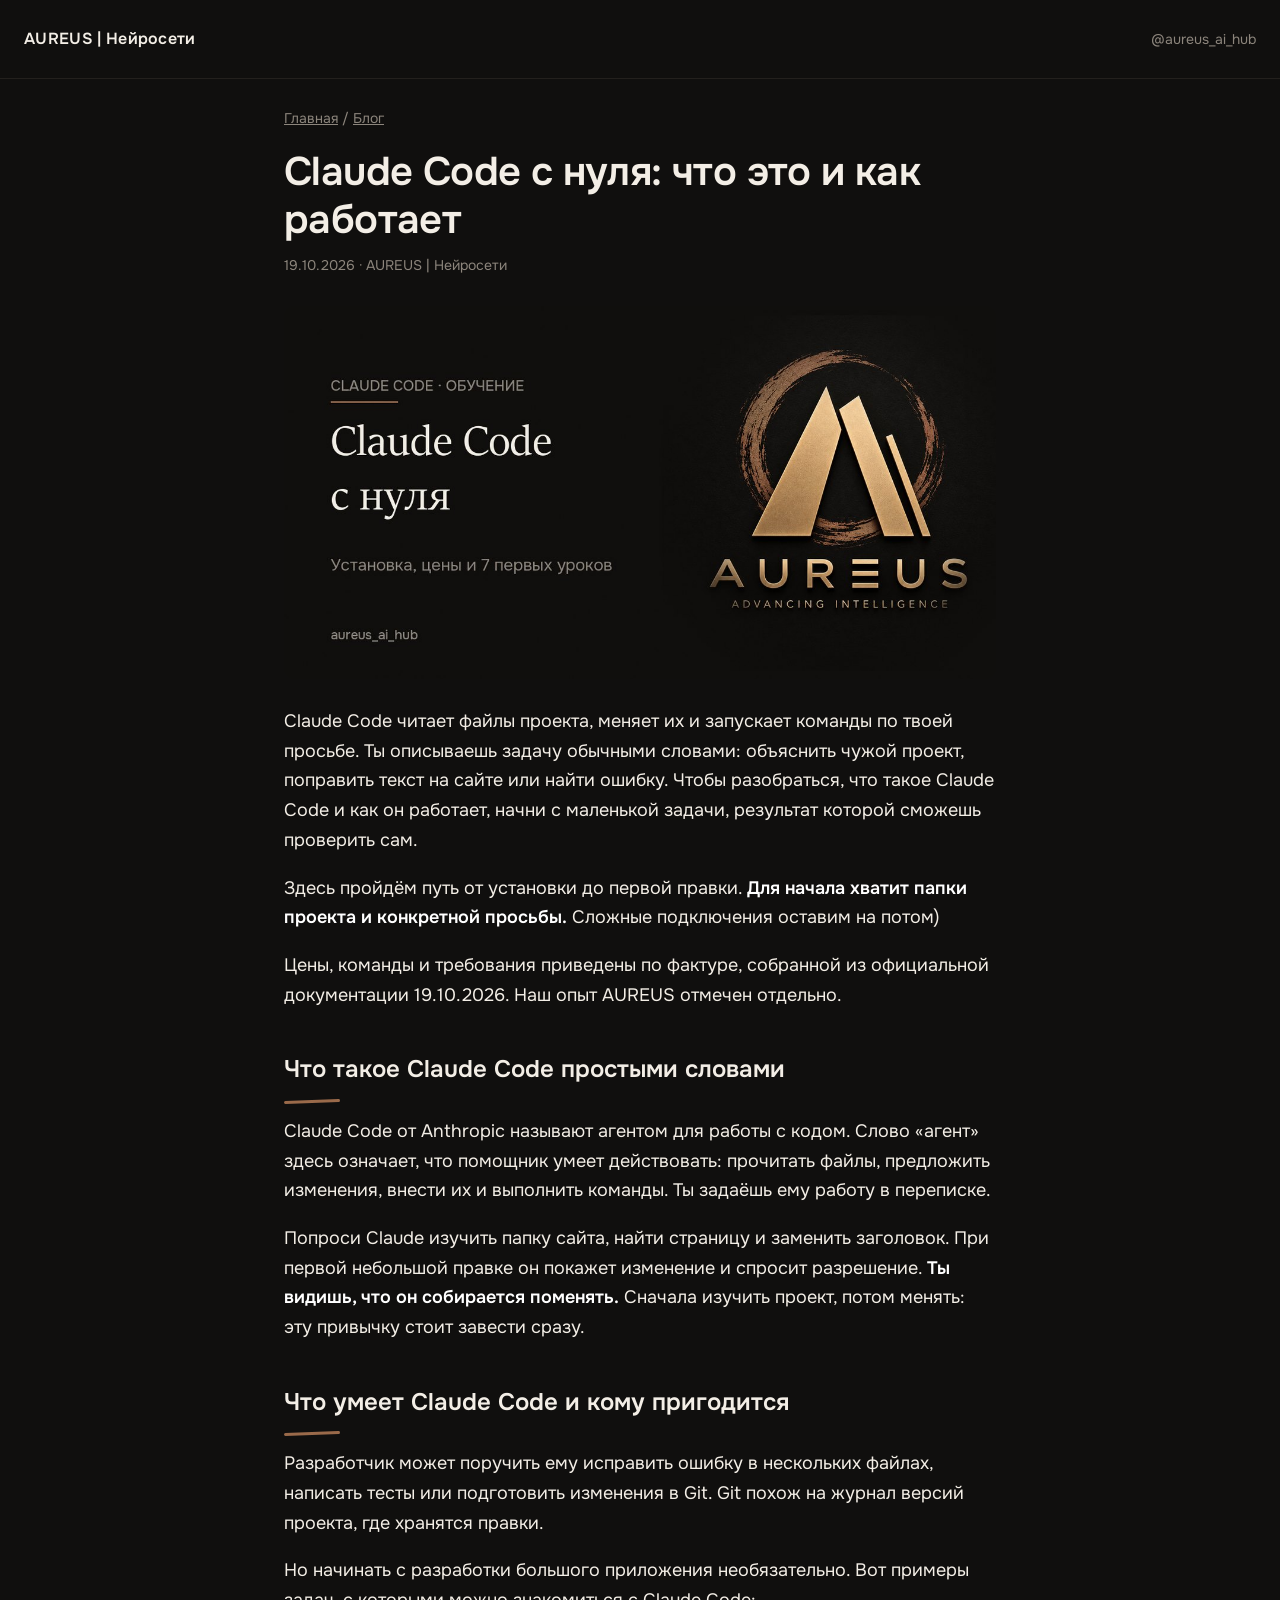
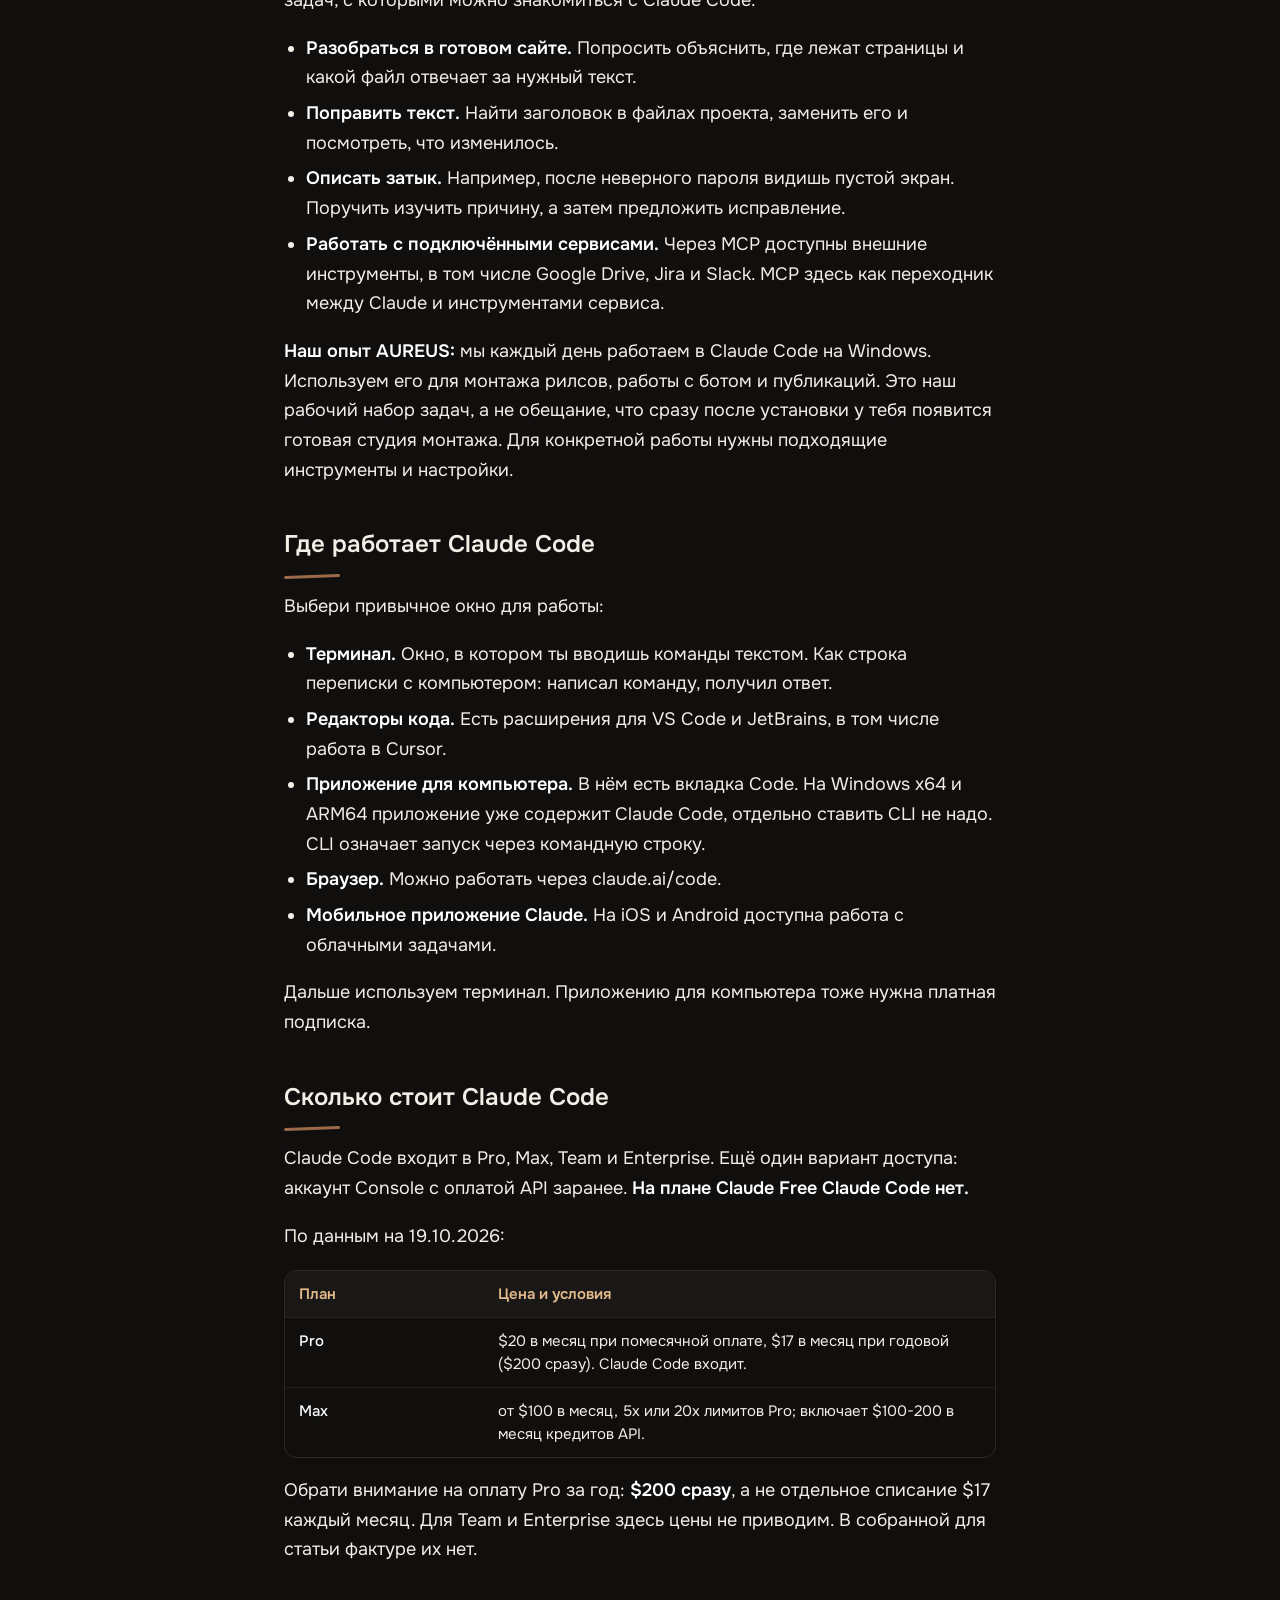
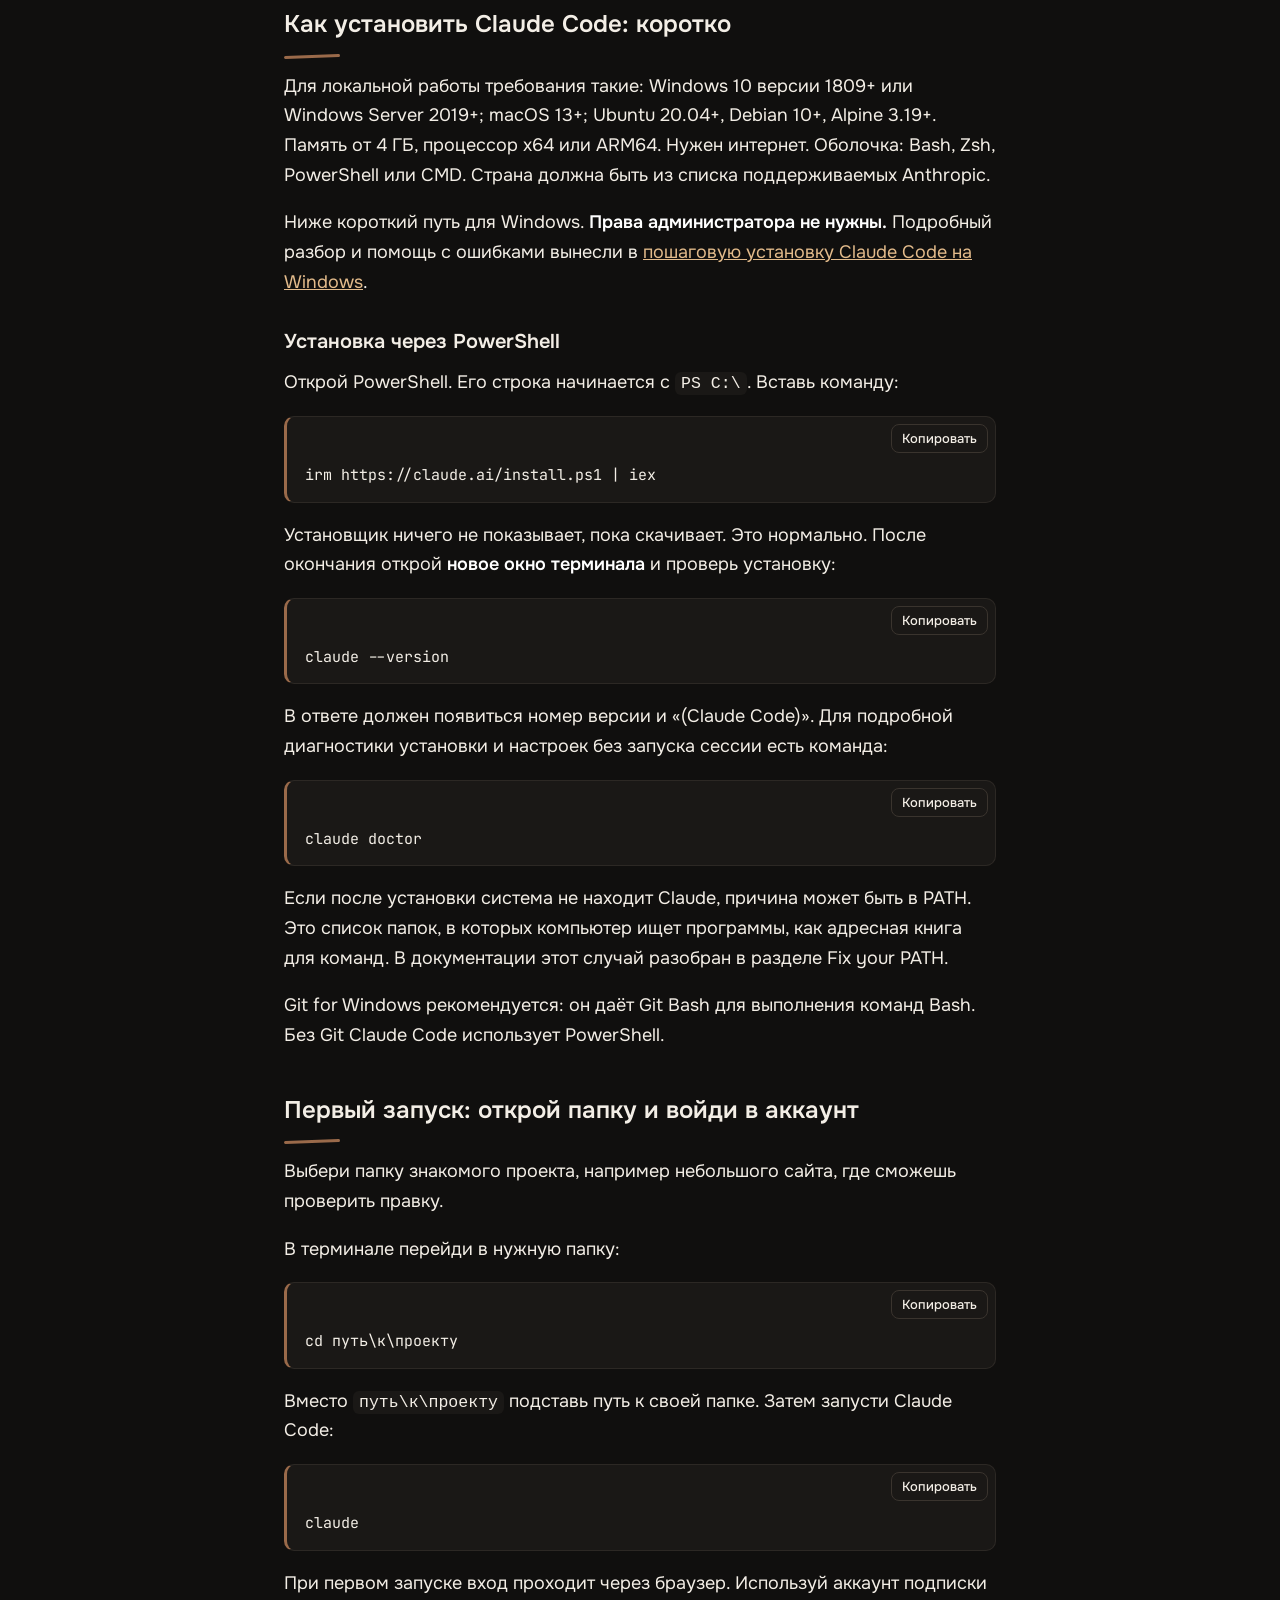
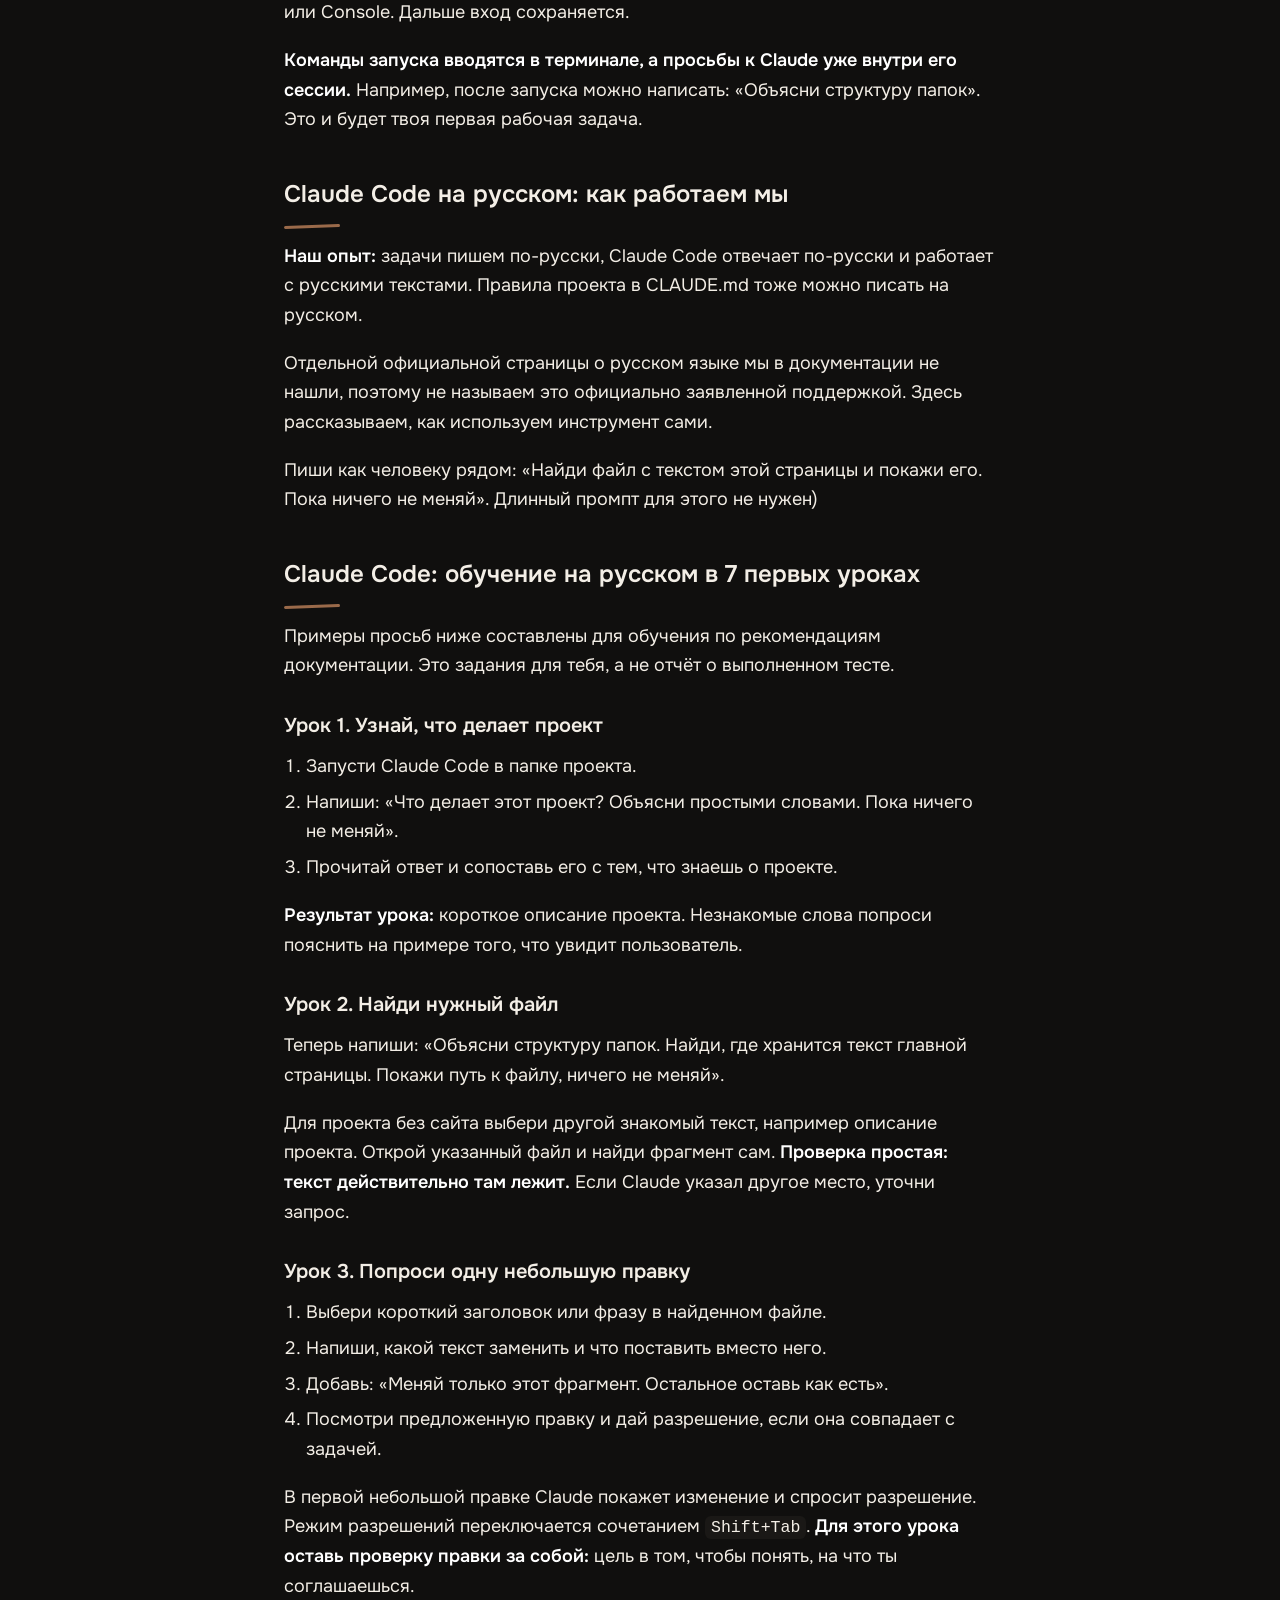
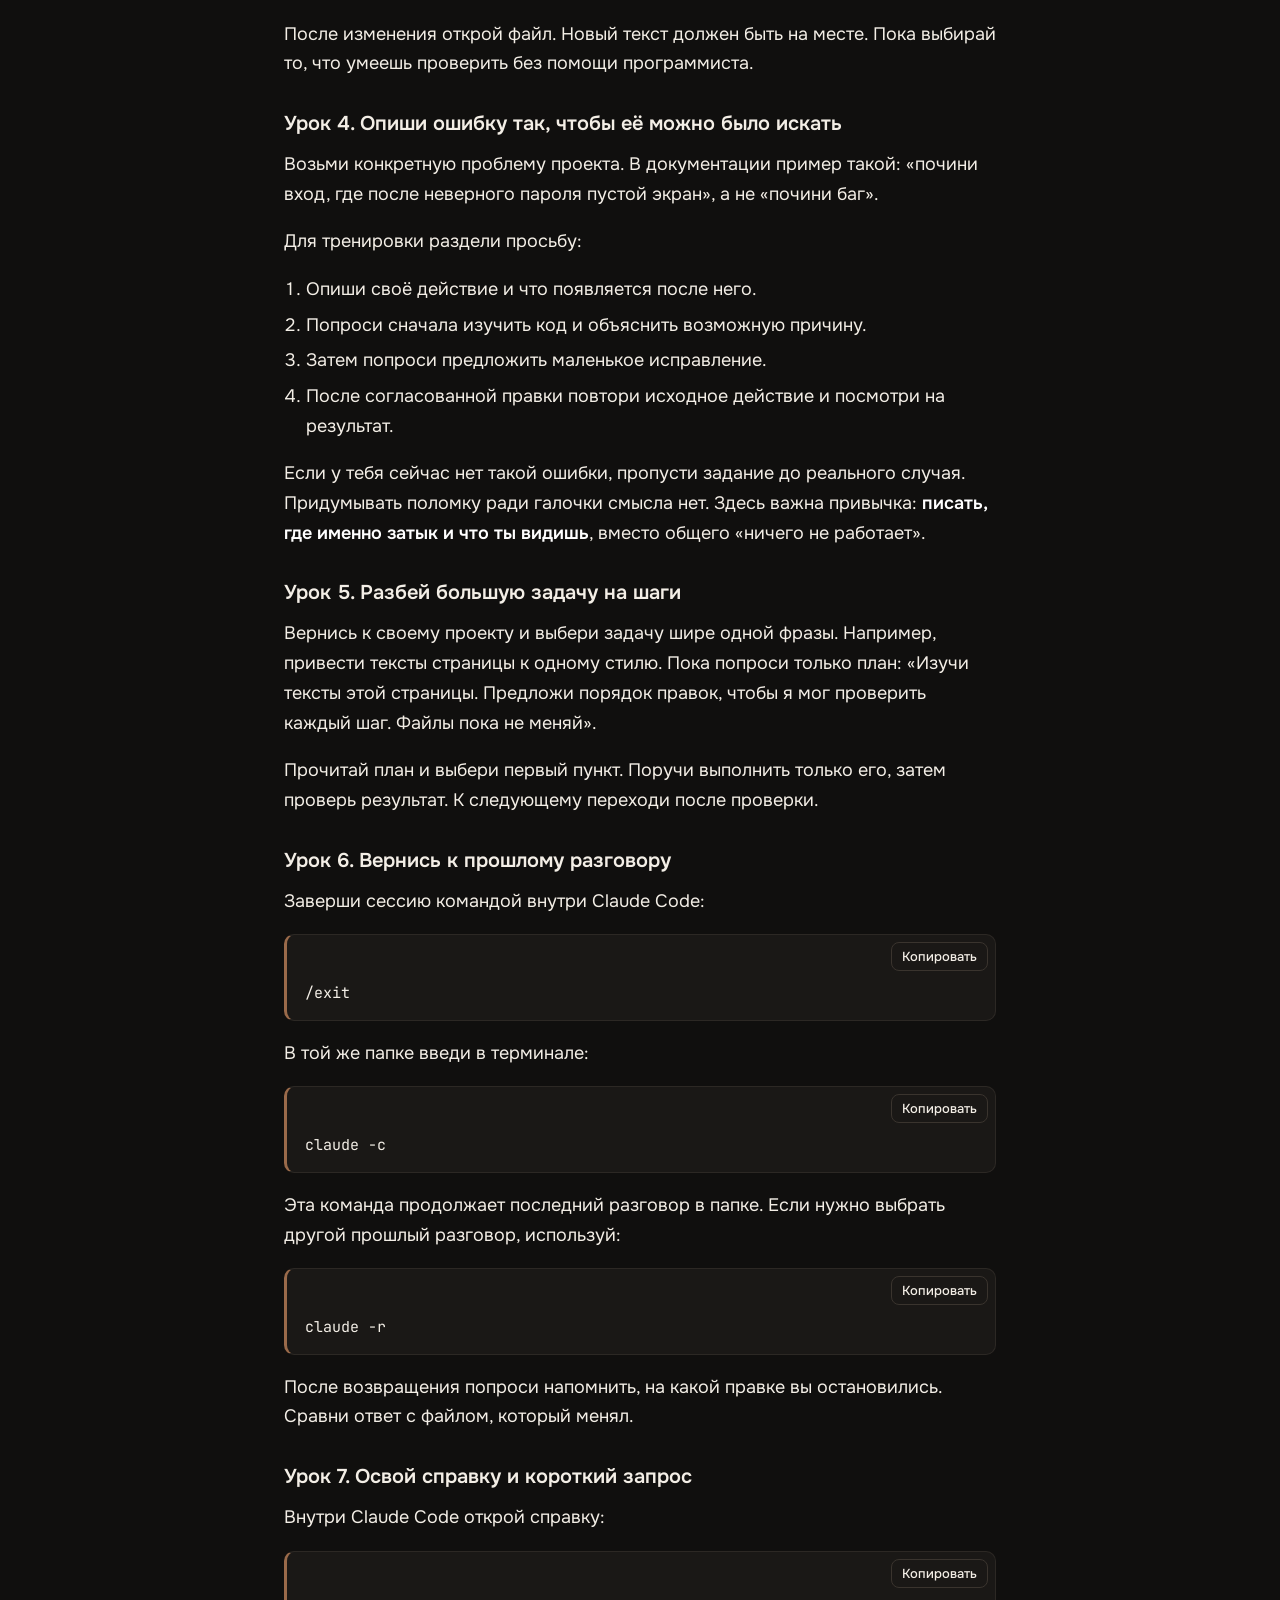
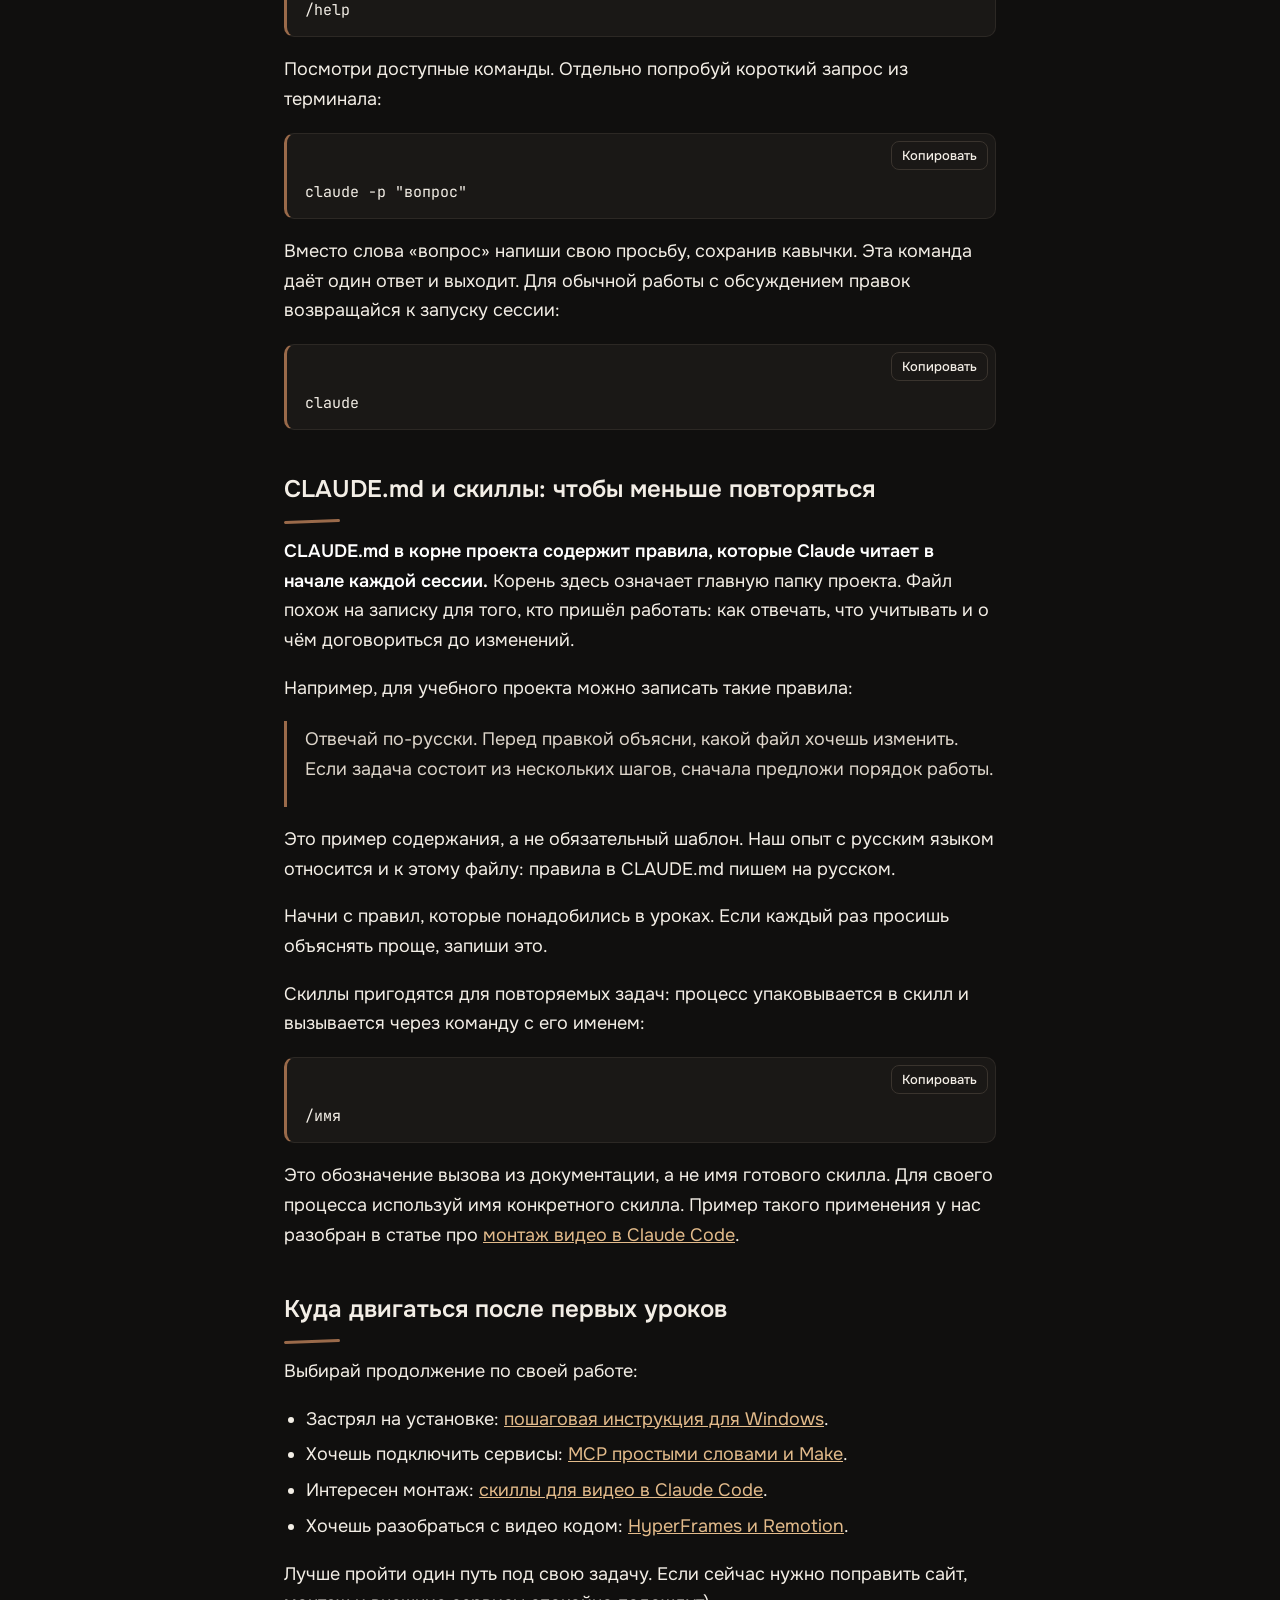
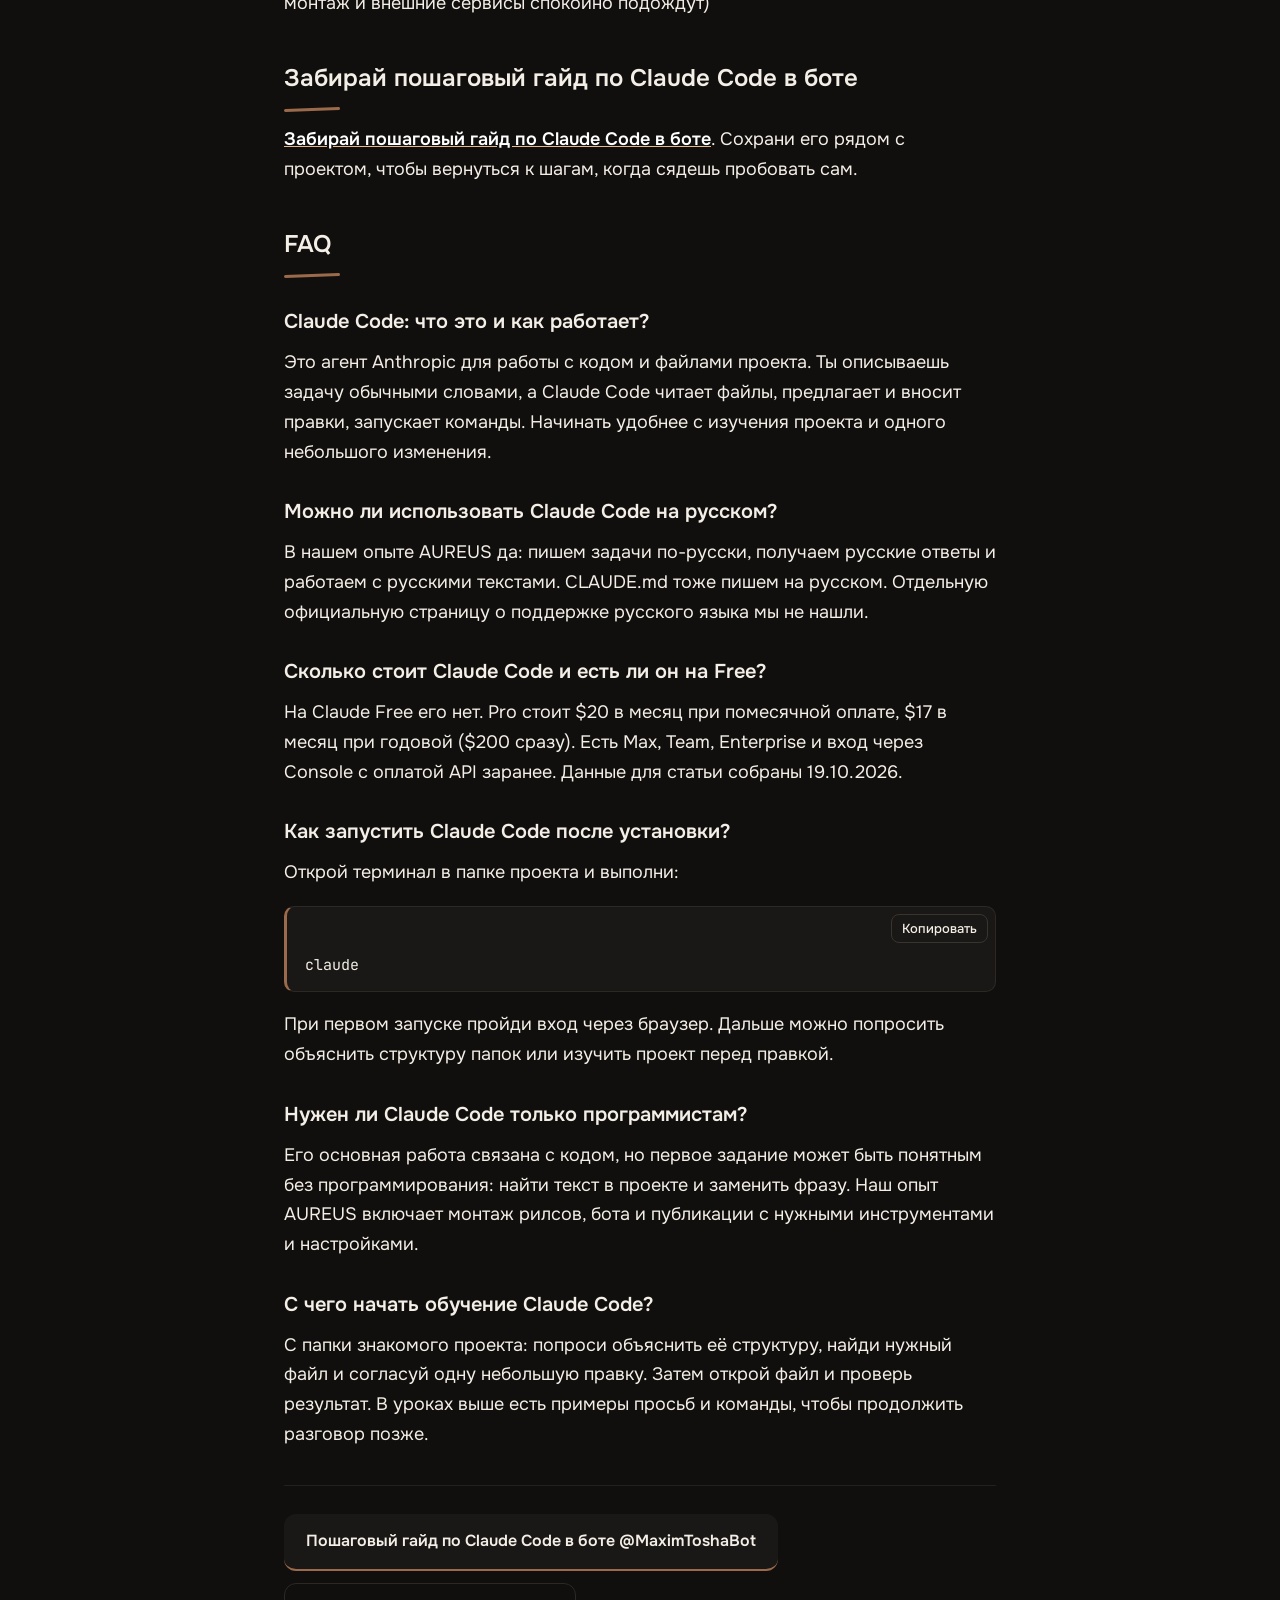
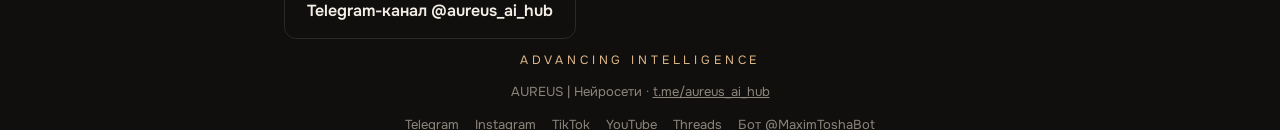
<file: blog/claude-code-s-nulya/index.html>
<!doctype html>
<html lang="ru">
<head>
<meta charset="utf-8">
<meta name="viewport" content="width=device-width, initial-scale=1">
<title>Claude Code с нуля: первые уроки на русском · AUREUS</title>
<meta name="description" content="Разберись, что такое Claude Code и как он работает. Установка, цены, первый запуск и 7 уроков на русском: от знакомства с папкой до первой правки проекта.">
<meta name="robots" content="index, follow, max-snippet:-1, max-image-preview:large">
<link rel="canonical" href="https://mgromov688-boop.github.io/blog/claude-code-s-nulya/">
<meta property="og:type" content="article">
<meta property="og:site_name" content="AUREUS | Нейросети">
<meta property="og:title" content="Claude Code с нуля: первые уроки на русском">
<meta property="og:description" content="Разберись, что такое Claude Code и как он работает. Установка, цены, первый запуск и 7 уроков на русском: от знакомства с папкой до первой правки проекта.">
<meta property="og:url" content="https://mgromov688-boop.github.io/blog/claude-code-s-nulya/">
<meta property="og:image" content="https://mgromov688-boop.github.io/blog/claude-code-s-nulya/cover.jpg">
<meta property="og:image:width" content="1200">
<meta property="og:image:height" content="630">
<meta property="og:image:alt" content="Claude Code с нуля: установка, цены и 7 первых уроков на русском, AUREUS">
<meta property="og:locale" content="ru_RU">
<meta property="article:published_time" content="2026-10-19">
<meta name="twitter:card" content="summary_large_image">
<meta name="twitter:title" content="Claude Code с нуля: первые уроки на русском">
<meta name="twitter:description" content="Разберись, что такое Claude Code и как он работает. Установка, цены, первый запуск и 7 уроков на русском: от знакомства с папкой до первой правки проекта.">
<meta name="twitter:image" content="https://mgromov688-boop.github.io/blog/claude-code-s-nulya/cover.jpg">
<meta name="twitter:image:alt" content="Claude Code с нуля: установка, цены и 7 первых уроков на русском, AUREUS">
<link rel="icon" type="image/png" sizes="192x192" href="/assets/aureus_avatar_mark_192.png">
<link rel="apple-touch-icon" href="/apple-touch-icon.png">
<link rel="preconnect" href="https://fonts.googleapis.com">
<link href="https://fonts.googleapis.com/css2?family=Onest:wght@400;500;600&family=JetBrains+Mono:wght@400&display=swap" rel="stylesheet">
<link rel="stylesheet" href="/assets/site.css">
<style>
article .codebox{position:relative;margin:0 0 18px}
article .codebox pre.code{margin:0;padding-top:46px}
article .codebox .copy{position:absolute;top:8px;right:8px;z-index:1;font:500 13px/1 Onest,system-ui,sans-serif;color:var(--bone,#F3EEE6);background:#1A1816;border:1px solid #3a342e;border-radius:8px;padding:7px 10px;cursor:pointer}
article .codebox .copy:hover,article .codebox .copy:focus-visible{border-color:var(--copper,#9A6A4A)}
@media (max-width:480px){
article .table-wrap{overflow:visible;border:0;border-radius:0}
article .table-wrap table{min-width:0;display:block}
article .table-wrap thead{position:absolute;width:1px;height:1px;overflow:hidden;clip:rect(0 0 0 0);white-space:nowrap}
article .table-wrap tbody,article .table-wrap tr,article .table-wrap th,article .table-wrap td{display:block;width:auto}
article .table-wrap tr{margin:0 0 12px;background:var(--raised,#1A1816);border:1px solid #2c2824;border-radius:12px;padding:4px 0}
article .table-wrap tbody th{font-size:17px;font-weight:600;border-bottom:1px solid #2c2824;padding:12px 16px}
article .table-wrap td{border:0;padding:10px 16px 12px}
article .table-wrap td::before{content:attr(data-label);display:block;font-size:13px;color:var(--champ-light,#E3BB8B);margin-bottom:4px}
}
</style>
<script type="application/ld+json">
{
  "@context": "https://schema.org",
  "@graph": [
    {
      "@type": "Article",
      "@id": "https://mgromov688-boop.github.io/blog/claude-code-s-nulya/#article",
      "headline": "Claude Code с нуля: что это и как работает",
      "description": "Разберись, что такое Claude Code и как он работает. Установка, цены, первый запуск и 7 уроков на русском: от знакомства с папкой до первой правки проекта.",
      "datePublished": "2026-10-19",
      "dateModified": "2026-10-19",
      "inLanguage": "ru",
      "mainEntityOfPage": "https://mgromov688-boop.github.io/blog/claude-code-s-nulya/",
      "url": "https://mgromov688-boop.github.io/blog/claude-code-s-nulya/",
      "image": {
        "@type": "ImageObject",
        "url": "https://mgromov688-boop.github.io/blog/claude-code-s-nulya/cover.jpg",
        "width": 1200,
        "height": 630
      },
      "author": {
        "@type": "Organization",
        "@id": "https://mgromov688-boop.github.io/#org",
        "name": "AUREUS | Нейросети"
      },
      "publisher": {
        "@type": "Organization",
        "@id": "https://mgromov688-boop.github.io/#org",
        "name": "AUREUS | Нейросети"
      },
      "about": [
        {
          "@type": "SoftwareApplication",
          "name": "Claude Code",
          "applicationCategory": "DeveloperApplication",
          "operatingSystem": "Windows, macOS, Linux",
          "url": "https://code.claude.com/docs/en/overview",
          "publisher": {
            "@type": "Organization",
            "name": "Anthropic",
            "url": "https://www.anthropic.com/"
          }
        }
      ],
      "isPartOf": {
        "@type": "Blog",
        "@id": "https://mgromov688-boop.github.io/blog/#blog"
      }
    },
    {
      "@type": "Organization",
      "@id": "https://mgromov688-boop.github.io/#org",
      "name": "AUREUS | Нейросети",
      "alternateName": "aureus_ai_hub",
      "url": "https://mgromov688-boop.github.io/",
      "logo": {
        "@type": "ImageObject",
        "url": "https://mgromov688-boop.github.io/assets/aureus_logo_1200.jpg",
        "width": 1200,
        "height": 1200
      },
      "sameAs": [
        "https://t.me/aureus_ai_hub",
        "https://www.instagram.com/aureus_ai_hub/",
        "https://www.tiktok.com/@aureus_ai_hub",
        "https://www.youtube.com/@aureus_ai_hub",
        "https://www.youtube.com/channel/UCxvb_2dgvJiUAKXavV8NHvQ",
        "https://www.threads.com/@aureus_ai_hub",
        "https://t.me/MaximToshaBot"
      ]
    },
    {
      "@type": "BreadcrumbList",
      "itemListElement": [
        {
          "@type": "ListItem",
          "position": 1,
          "name": "AUREUS | Нейросети",
          "item": "https://mgromov688-boop.github.io/"
        },
        {
          "@type": "ListItem",
          "position": 2,
          "name": "Блог",
          "item": "https://mgromov688-boop.github.io/blog/"
        },
        {
          "@type": "ListItem",
          "position": 3,
          "name": "Claude Code с нуля: что это и как работает",
          "item": "https://mgromov688-boop.github.io/blog/claude-code-s-nulya/"
        }
      ]
    },
    {
      "@type": "FAQPage",
      "@id": "https://mgromov688-boop.github.io/blog/claude-code-s-nulya/#faq",
      "url": "https://mgromov688-boop.github.io/blog/claude-code-s-nulya/",
      "inLanguage": "ru",
      "isPartOf": {
        "@id": "https://mgromov688-boop.github.io/blog/claude-code-s-nulya/#article"
      },
      "mainEntity": [
        {
          "@type": "Question",
          "name": "Claude Code: что это и как работает?",
          "acceptedAnswer": {
            "@type": "Answer",
            "text": "Это агент Anthropic для работы с кодом и файлами проекта. Ты описываешь задачу обычными словами, а Claude Code читает файлы, предлагает и вносит правки, запускает команды. Начинать удобнее с изучения проекта и одного небольшого изменения."
          }
        },
        {
          "@type": "Question",
          "name": "Можно ли использовать Claude Code на русском?",
          "acceptedAnswer": {
            "@type": "Answer",
            "text": "В нашем опыте AUREUS да: пишем задачи по-русски, получаем русские ответы и работаем с русскими текстами. CLAUDE.md тоже пишем на русском. Отдельную официальную страницу о поддержке русского языка мы не нашли."
          }
        },
        {
          "@type": "Question",
          "name": "Сколько стоит Claude Code и есть ли он на Free?",
          "acceptedAnswer": {
            "@type": "Answer",
            "text": "На Claude Free его нет. Pro стоит $20 в месяц при помесячной оплате, $17 в месяц при годовой ($200 сразу). Есть Max, Team, Enterprise и вход через Console с оплатой API заранее. Данные для статьи собраны 19.10.2026."
          }
        },
        {
          "@type": "Question",
          "name": "Как запустить Claude Code после установки?",
          "acceptedAnswer": {
            "@type": "Answer",
            "text": "Открой терминал в папке проекта и выполни: claude При первом запуске пройди вход через браузер. Дальше можно попросить объяснить структуру папок или изучить проект перед правкой."
          }
        },
        {
          "@type": "Question",
          "name": "Нужен ли Claude Code только программистам?",
          "acceptedAnswer": {
            "@type": "Answer",
            "text": "Его основная работа связана с кодом, но первое задание может быть понятным без программирования: найти текст в проекте и заменить фразу. Наш опыт AUREUS включает монтаж рилсов, бота и публикации с нужными инструментами и настройками."
          }
        },
        {
          "@type": "Question",
          "name": "С чего начать обучение Claude Code?",
          "acceptedAnswer": {
            "@type": "Answer",
            "text": "С папки знакомого проекта: попроси объяснить её структуру, найди нужный файл и согласуй одну небольшую правку. Затем открой файл и проверь результат. В уроках выше есть примеры просьб и команды, чтобы продолжить разговор позже."
          }
        }
      ]
    }
  ]
}
</script>
</head>
<body>
<header class="wrap top"><a class="brand" href="/">AUREUS | Нейросети</a><a class="tg" href="https://t.me/aureus_ai_hub">@aureus_ai_hub</a></header>
<main class="wrap">
  <nav class="crumbs"><a href="/">Главная</a> / <a href="/blog/">Блог</a></nav>
  <article>
    <h1>Claude Code с нуля: что это и как работает</h1>
    <p class="meta"><time datetime="2026-10-19">19.10.2026</time> · AUREUS | Нейросети</p>
<figure class="hero"><img src="/blog/claude-code-s-nulya/cover.jpg" width="1200" height="630" fetchpriority="high" alt="Claude Code с нуля: установка, цены и 7 первых уроков на русском, AUREUS"></figure>
<p>Claude Code читает файлы проекта, меняет их и запускает команды по твоей просьбе. Ты описываешь задачу обычными словами: объяснить чужой проект, поправить текст на сайте или найти ошибку. Чтобы разобраться, что такое Claude Code и как он работает, начни с маленькой задачи, результат которой сможешь проверить сам.</p>
<p>Здесь пройдём путь от установки до первой правки. <strong>Для начала хватит папки проекта и конкретной просьбы.</strong> Сложные подключения оставим на потом)</p>
<p>Цены, команды и требования приведены по фактуре, собранной из официальной документации 19.10.2026. Наш опыт AUREUS отмечен отдельно.</p>
<h2>Что такое Claude Code простыми словами</h2>
<p>Claude Code от Anthropic называют агентом для работы с кодом. Слово «агент» здесь означает, что помощник умеет действовать: прочитать файлы, предложить изменения, внести их и выполнить команды. Ты задаёшь ему работу в переписке.</p>
<p>Попроси Claude изучить папку сайта, найти страницу и заменить заголовок. При первой небольшой правке он покажет изменение и спросит разрешение. <strong>Ты видишь, что он собирается поменять.</strong> Сначала изучить проект, потом менять: эту привычку стоит завести сразу.</p>
<h2>Что умеет Claude Code и кому пригодится</h2>
<p>Разработчик может поручить ему исправить ошибку в нескольких файлах, написать тесты или подготовить изменения в Git. Git похож на журнал версий проекта, где хранятся правки.</p>
<p>Но начинать с разработки большого приложения необязательно. Вот примеры задач, с которыми можно знакомиться с Claude Code:</p>
<ul>
<li><strong>Разобраться в готовом сайте.</strong> Попросить объяснить, где лежат страницы и какой файл отвечает за нужный текст.</li>
<li><strong>Поправить текст.</strong> Найти заголовок в файлах проекта, заменить его и посмотреть, что изменилось.</li>
<li><strong>Описать затык.</strong> Например, после неверного пароля видишь пустой экран. Поручить изучить причину, а затем предложить исправление.</li>
<li><strong>Работать с подключёнными сервисами.</strong> Через MCP доступны внешние инструменты, в том числе Google Drive, Jira и Slack. MCP здесь как переходник между Claude и инструментами сервиса.</li>
</ul>
<p><strong>Наш опыт AUREUS:</strong> мы каждый день работаем в Claude Code на Windows. Используем его для монтажа рилсов, работы с ботом и публикаций. Это наш рабочий набор задач, а не обещание, что сразу после установки у тебя появится готовая студия монтажа. Для конкретной работы нужны подходящие инструменты и настройки.</p>
<h2>Где работает Claude Code</h2>
<p>Выбери привычное окно для работы:</p>
<ul>
<li><strong>Терминал.</strong> Окно, в котором ты вводишь команды текстом. Как строка переписки с компьютером: написал команду, получил ответ.</li>
<li><strong>Редакторы кода.</strong> Есть расширения для VS Code и JetBrains, в том числе работа в Cursor.</li>
<li><strong>Приложение для компьютера.</strong> В нём есть вкладка Code. На Windows x64 и ARM64 приложение уже содержит Claude Code, отдельно ставить CLI не надо. CLI означает запуск через командную строку.</li>
<li><strong>Браузер.</strong> Можно работать через claude.ai/code.</li>
<li><strong>Мобильное приложение Claude.</strong> На iOS и Android доступна работа с облачными задачами.</li>
</ul>
<p>Дальше используем терминал. Приложению для компьютера тоже нужна платная подписка.</p>
<h2>Сколько стоит Claude Code</h2>
<p>Claude Code входит в Pro, Max, Team и Enterprise. Ещё один вариант доступа: аккаунт Console с оплатой API заранее. <strong>На плане Claude Free Claude Code нет.</strong></p>
<p>По данным на 19.10.2026:</p>
<div class="table-wrap" role="region" aria-label="Планы и цены Claude Code" tabindex="0">
<table>
<thead><tr><th scope="col">План</th><th scope="col">Цена и условия</th></tr></thead>
<tbody>
<tr><th scope="row" data-label="План">Pro</th><td data-label="Цена и условия">$20 в месяц при помесячной оплате, $17 в месяц при годовой ($200 сразу). Claude Code входит.</td></tr>
<tr><th scope="row" data-label="План">Max</th><td data-label="Цена и условия">от $100 в месяц, 5x или 20x лимитов Pro; включает $100-200 в месяц кредитов API.</td></tr>
</tbody>
</table>
</div>
<p>Обрати внимание на оплату Pro за год: <strong>$200 сразу</strong>, а не отдельное списание $17 каждый месяц. Для Team и Enterprise здесь цены не приводим. В собранной для статьи фактуре их нет.</p>
<h2>Как установить Claude Code: коротко</h2>
<p>Для локальной работы требования такие: Windows 10 версии 1809+ или Windows Server 2019+; macOS 13+; Ubuntu 20.04+, Debian 10+, Alpine 3.19+. Память от 4 ГБ, процессор x64 или ARM64. Нужен интернет. Оболочка: Bash, Zsh, PowerShell или CMD. Страна должна быть из списка поддерживаемых Anthropic.</p>
<p>Ниже короткий путь для Windows. <strong>Права администратора не нужны.</strong> Подробный разбор и помощь с ошибками вынесли в <a href="/blog/claude-code-windows/">пошаговую установку Claude Code на Windows</a>.</p>
<h3>Установка через PowerShell</h3>
<p>Открой PowerShell. Его строка начинается с <code>PS C:\</code>. Вставь команду:</p>
<pre class="code" data-lang="powershell"><code>irm https://claude.ai/install.ps1 | iex</code></pre>
<p>Установщик ничего не показывает, пока скачивает. Это нормально. После окончания открой <strong>новое окно терминала</strong> и проверь установку:</p>
<pre class="code" data-lang="text"><code>claude --version</code></pre>
<p>В ответе должен появиться номер версии и «(Claude Code)». Для подробной диагностики установки и настроек без запуска сессии есть команда:</p>
<pre class="code" data-lang="text"><code>claude doctor</code></pre>
<p>Если после установки система не находит Claude, причина может быть в PATH. Это список папок, в которых компьютер ищет программы, как адресная книга для команд. В документации этот случай разобран в разделе Fix your PATH.</p>
<p>Git for Windows рекомендуется: он даёт Git Bash для выполнения команд Bash. Без Git Claude Code использует PowerShell.</p>
<h2>Первый запуск: открой папку и войди в аккаунт</h2>
<p>Выбери папку знакомого проекта, например небольшого сайта, где сможешь проверить правку.</p>
<p>В терминале перейди в нужную папку:</p>
<pre class="code" data-lang="text"><code>cd путь\к\проекту</code></pre>
<p>Вместо <code>путь\к\проекту</code> подставь путь к своей папке. Затем запусти Claude Code:</p>
<pre class="code" data-lang="text"><code>claude</code></pre>
<p>При первом запуске вход проходит через браузер. Используй аккаунт подписки или Console. Дальше вход сохраняется.</p>
<p><strong>Команды запуска вводятся в терминале, а просьбы к Claude уже внутри его сессии.</strong> Например, после запуска можно написать: «Объясни структуру папок». Это и будет твоя первая рабочая задача.</p>
<h2>Claude Code на русском: как работаем мы</h2>
<p><strong>Наш опыт:</strong> задачи пишем по-русски, Claude Code отвечает по-русски и работает с русскими текстами. Правила проекта в CLAUDE.md тоже можно писать на русском.</p>
<p>Отдельной официальной страницы о русском языке мы в документации не нашли, поэтому не называем это официально заявленной поддержкой. Здесь рассказываем, как используем инструмент сами.</p>
<p>Пиши как человеку рядом: «Найди файл с текстом этой страницы и покажи его. Пока ничего не меняй». Длинный промпт для этого не нужен)</p>
<h2>Claude Code: обучение на русском в 7 первых уроках</h2>
<p>Примеры просьб ниже составлены для обучения по рекомендациям документации. Это задания для тебя, а не отчёт о выполненном тесте.</p>
<h3>Урок 1. Узнай, что делает проект</h3>
<ol>
<li>Запусти Claude Code в папке проекта.</li>
<li>Напиши: «Что делает этот проект? Объясни простыми словами. Пока ничего не меняй».</li>
<li>Прочитай ответ и сопоставь его с тем, что знаешь о проекте.</li>
</ol>
<p><strong>Результат урока:</strong> короткое описание проекта. Незнакомые слова попроси пояснить на примере того, что увидит пользователь.</p>
<h3>Урок 2. Найди нужный файл</h3>
<p>Теперь напиши: «Объясни структуру папок. Найди, где хранится текст главной страницы. Покажи путь к файлу, ничего не меняй».</p>
<p>Для проекта без сайта выбери другой знакомый текст, например описание проекта. Открой указанный файл и найди фрагмент сам. <strong>Проверка простая: текст действительно там лежит.</strong> Если Claude указал другое место, уточни запрос.</p>
<h3>Урок 3. Попроси одну небольшую правку</h3>
<ol>
<li>Выбери короткий заголовок или фразу в найденном файле.</li>
<li>Напиши, какой текст заменить и что поставить вместо него.</li>
<li>Добавь: «Меняй только этот фрагмент. Остальное оставь как есть».</li>
<li>Посмотри предложенную правку и дай разрешение, если она совпадает с задачей.</li>
</ol>
<p>В первой небольшой правке Claude покажет изменение и спросит разрешение. Режим разрешений переключается сочетанием <code>Shift+Tab</code>. <strong>Для этого урока оставь проверку правки за собой:</strong> цель в том, чтобы понять, на что ты соглашаешься.</p>
<p>После изменения открой файл. Новый текст должен быть на месте. Пока выбирай то, что умеешь проверить без помощи программиста.</p>
<h3>Урок 4. Опиши ошибку так, чтобы её можно было искать</h3>
<p>Возьми конкретную проблему проекта. В документации пример такой: «почини вход, где после неверного пароля пустой экран», а не «почини баг».</p>
<p>Для тренировки раздели просьбу:</p>
<ol>
<li>Опиши своё действие и что появляется после него.</li>
<li>Попроси сначала изучить код и объяснить возможную причину.</li>
<li>Затем попроси предложить маленькое исправление.</li>
<li>После согласованной правки повтори исходное действие и посмотри на результат.</li>
</ol>
<p>Если у тебя сейчас нет такой ошибки, пропусти задание до реального случая. Придумывать поломку ради галочки смысла нет. Здесь важна привычка: <strong>писать, где именно затык и что ты видишь</strong>, вместо общего «ничего не работает».</p>
<h3>Урок 5. Разбей большую задачу на шаги</h3>
<p>Вернись к своему проекту и выбери задачу шире одной фразы. Например, привести тексты страницы к одному стилю. Пока попроси только план: «Изучи тексты этой страницы. Предложи порядок правок, чтобы я мог проверить каждый шаг. Файлы пока не меняй».</p>
<p>Прочитай план и выбери первый пункт. Поручи выполнить только его, затем проверь результат. К следующему переходи после проверки.</p>
<h3>Урок 6. Вернись к прошлому разговору</h3>
<p>Заверши сессию командой внутри Claude Code:</p>
<pre class="code" data-lang="text"><code>/exit</code></pre>
<p>В той же папке введи в терминале:</p>
<pre class="code" data-lang="text"><code>claude -c</code></pre>
<p>Эта команда продолжает последний разговор в папке. Если нужно выбрать другой прошлый разговор, используй:</p>
<pre class="code" data-lang="text"><code>claude -r</code></pre>
<p>После возвращения попроси напомнить, на какой правке вы остановились. Сравни ответ с файлом, который менял.</p>
<h3>Урок 7. Освой справку и короткий запрос</h3>
<p>Внутри Claude Code открой справку:</p>
<pre class="code" data-lang="text"><code>/help</code></pre>
<p>Посмотри доступные команды. Отдельно попробуй короткий запрос из терминала:</p>
<pre class="code" data-lang="text"><code>claude -p "вопрос"</code></pre>
<p>Вместо слова «вопрос» напиши свою просьбу, сохранив кавычки. Эта команда даёт один ответ и выходит. Для обычной работы с обсуждением правок возвращайся к запуску сессии:</p>
<pre class="code" data-lang="text"><code>claude</code></pre>
<h2>CLAUDE.md и скиллы: чтобы меньше повторяться</h2>
<p><strong>CLAUDE.md в корне проекта содержит правила, которые Claude читает в начале каждой сессии.</strong> Корень здесь означает главную папку проекта. Файл похож на записку для того, кто пришёл работать: как отвечать, что учитывать и о чём договориться до изменений.</p>
<p>Например, для учебного проекта можно записать такие правила:</p>
<blockquote><p>Отвечай по-русски. Перед правкой объясни, какой файл хочешь изменить. Если задача состоит из нескольких шагов, сначала предложи порядок работы.</p></blockquote>
<p>Это пример содержания, а не обязательный шаблон. Наш опыт с русским языком относится и к этому файлу: правила в CLAUDE.md пишем на русском.</p>
<p>Начни с правил, которые понадобились в уроках. Если каждый раз просишь объяснять проще, запиши это.</p>
<p>Скиллы пригодятся для повторяемых задач: процесс упаковывается в скилл и вызывается через команду с его именем:</p>
<pre class="code" data-lang="text"><code>/имя</code></pre>
<p>Это обозначение вызова из документации, а не имя готового скилла. Для своего процесса используй имя конкретного скилла. Пример такого применения у нас разобран в статье про <a href="/blog/claude-code-3-skilla-montazh/">монтаж видео в Claude Code</a>.</p>
<h2>Куда двигаться после первых уроков</h2>
<p>Выбирай продолжение по своей работе:</p>
<ul>
<li>Застрял на установке: <a href="/blog/claude-code-windows/">пошаговая инструкция для Windows</a>.</li>
<li>Хочешь подключить сервисы: <a href="/blog/make-mcp-claude-code/">MCP простыми словами и Make</a>.</li>
<li>Интересен монтаж: <a href="/blog/claude-code-3-skilla-montazh/">скиллы для видео в Claude Code</a>.</li>
<li>Хочешь разобраться с видео кодом: <a href="/blog/hyperframes-vs-remotion/">HyperFrames и Remotion</a>.</li>
</ul>
<p>Лучше пройти один путь под свою задачу. Если сейчас нужно поправить сайт, монтаж и внешние сервисы спокойно подождут)</p>
<h2>Забирай пошаговый гайд по Claude Code в боте</h2>
<p><a href="https://t.me/MaximToshaBot?start=guidecc_site"><strong>Забирай пошаговый гайд по Claude Code в боте</strong></a>. Сохрани его рядом с проектом, чтобы вернуться к шагам, когда сядешь пробовать сам.</p>
<section class="faq" id="faq">
<h2>FAQ</h2>
<h3>Claude Code: что это и как работает?</h3>
<p>Это агент Anthropic для работы с кодом и файлами проекта. Ты описываешь задачу обычными словами, а Claude Code читает файлы, предлагает и вносит правки, запускает команды. Начинать удобнее с изучения проекта и одного небольшого изменения.</p>
<h3>Можно ли использовать Claude Code на русском?</h3>
<p>В нашем опыте AUREUS да: пишем задачи по-русски, получаем русские ответы и работаем с русскими текстами. CLAUDE.md тоже пишем на русском. Отдельную официальную страницу о поддержке русского языка мы не нашли.</p>
<h3>Сколько стоит Claude Code и есть ли он на Free?</h3>
<p>На Claude Free его нет. Pro стоит $20 в месяц при помесячной оплате, $17 в месяц при годовой ($200 сразу). Есть Max, Team, Enterprise и вход через Console с оплатой API заранее. Данные для статьи собраны 19.10.2026.</p>
<h3>Как запустить Claude Code после установки?</h3>
<p>Открой терминал в папке проекта и выполни:</p>
<pre class="code" data-lang="text"><code>claude</code></pre>
<p>При первом запуске пройди вход через браузер. Дальше можно попросить объяснить структуру папок или изучить проект перед правкой.</p>
<h3>Нужен ли Claude Code только программистам?</h3>
<p>Его основная работа связана с кодом, но первое задание может быть понятным без программирования: найти текст в проекте и заменить фразу. Наш опыт AUREUS включает монтаж рилсов, бота и публикации с нужными инструментами и настройками.</p>
<h3>С чего начать обучение Claude Code?</h3>
<p>С папки знакомого проекта: попроси объяснить её структуру, найди нужный файл и согласуй одну небольшую правку. Затем открой файл и проверь результат. В уроках выше есть примеры просьб и команды, чтобы продолжить разговор позже.</p>
</section>
  </article>
  <aside class="next">
    <a class="cta" href="https://t.me/MaximToshaBot?start=guidecc_site">Пошаговый гайд по Claude Code в боте @MaximToshaBot</a>
    <a class="cta ghost" href="https://t.me/aureus_ai_hub">Telegram-канал @aureus_ai_hub</a>
  </aside>
</main>
<footer class="wrap">
  <span class="tag">ADVANCING INTELLIGENCE</span>
  AUREUS | Нейросети · <a href="https://t.me/aureus_ai_hub">t.me/aureus_ai_hub</a>
  <nav aria-label="AUREUS | Нейросети в соцсетях">
    <a href="https://t.me/aureus_ai_hub" rel="me">Telegram</a>
    <a href="https://www.instagram.com/aureus_ai_hub/" rel="me">Instagram</a>
    <a href="https://www.tiktok.com/@aureus_ai_hub" rel="me">TikTok</a>
    <a href="https://www.youtube.com/@aureus_ai_hub" rel="me">YouTube</a>
    <a href="https://www.threads.com/@aureus_ai_hub" rel="me">Threads</a>
    <a href="https://t.me/MaximToshaBot?start=guidecc_site">Бот @MaximToshaBot</a>
  </nav>
</footer>
<script>
document.querySelectorAll("pre.code").forEach(function (pre) {
  var b = document.createElement("button");
  b.type = "button"; b.className = "copy"; b.textContent = "Копировать";
  b.setAttribute("aria-label", "Скопировать команду");
  b.addEventListener("click", function () {
    var t = pre.querySelector("code").innerText;
    var done = function () { b.textContent = "Скопировано"; setTimeout(function () { b.textContent = "Копировать"; }, 1600); };
    if (navigator.clipboard) { navigator.clipboard.writeText(t).then(done); }
    else { var x = document.createElement("textarea"); x.value = t; document.body.appendChild(x); x.select(); document.execCommand("copy"); x.remove(); done(); }
  });
  var box = document.createElement("div");
  box.className = "codebox";
  pre.parentNode.insertBefore(box, pre);
  box.appendChild(pre);
  box.appendChild(b);
});
</script>
</body>
</html>
</file>
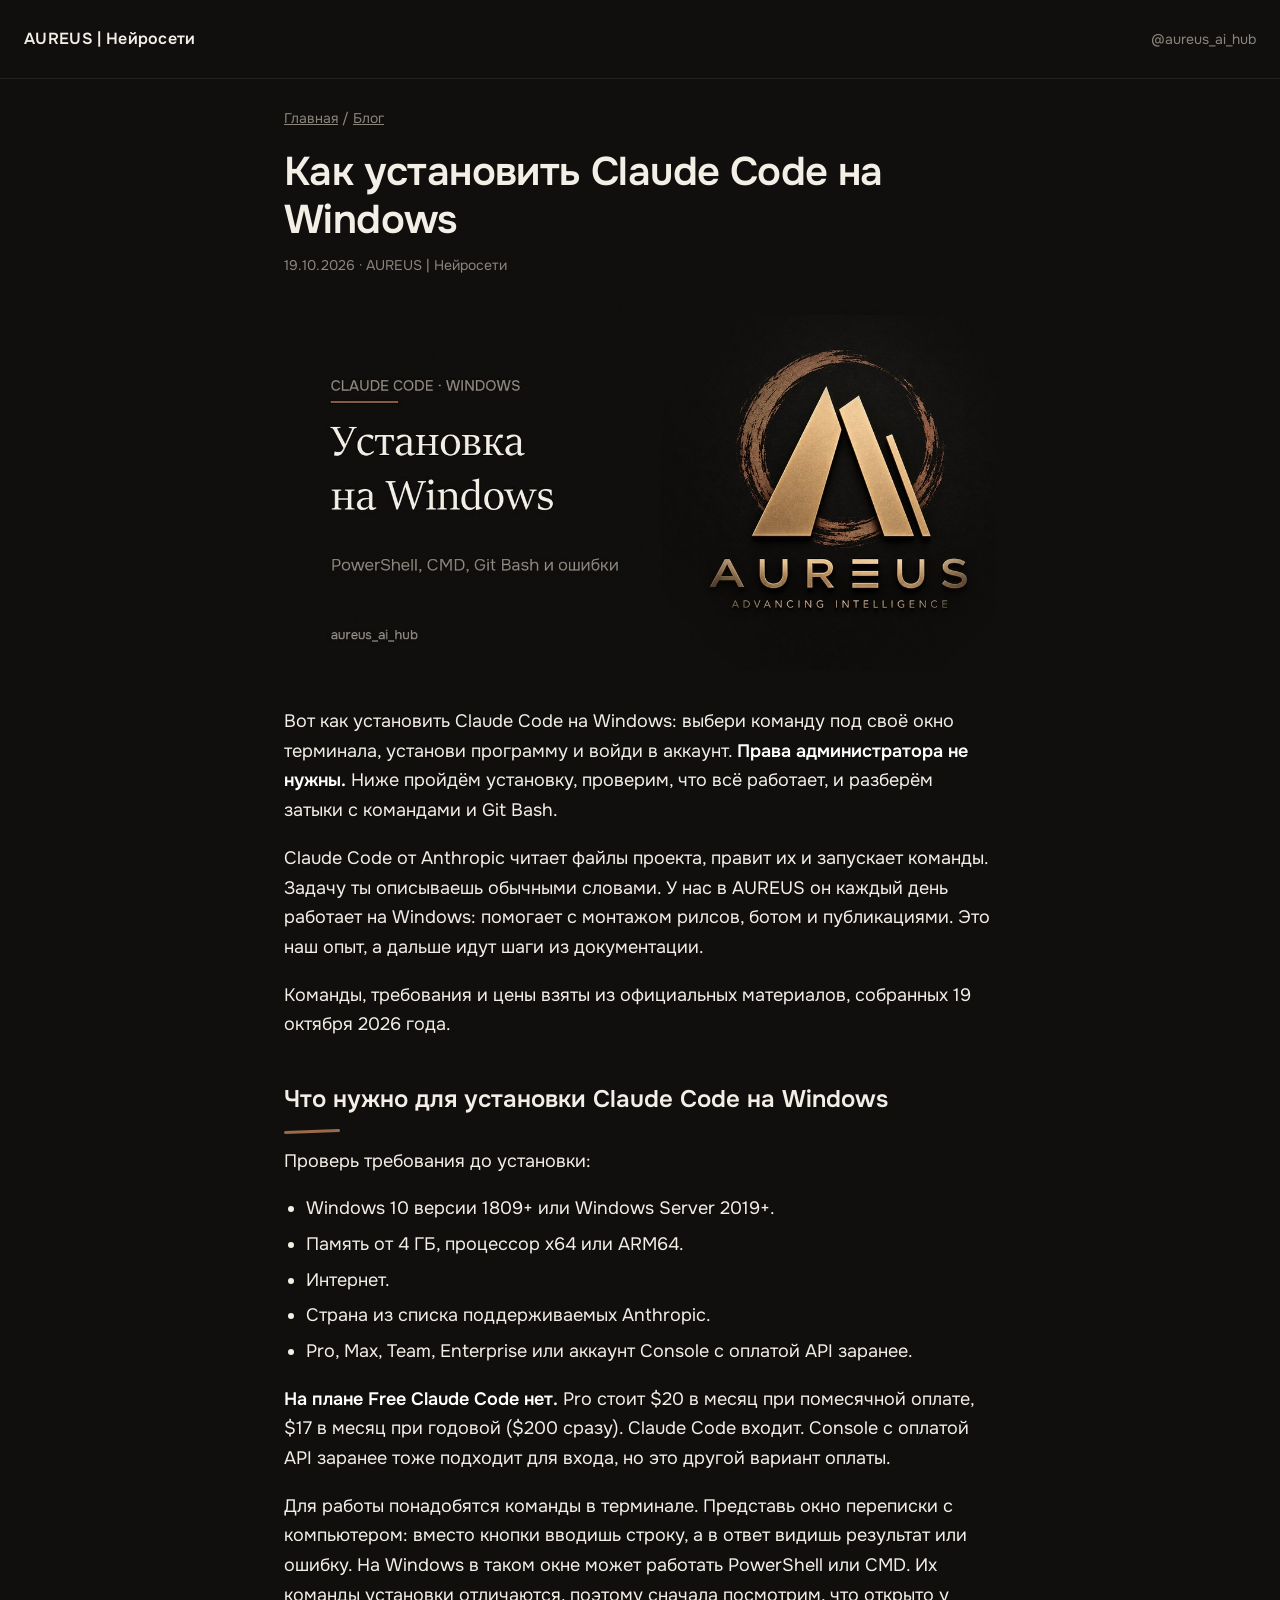
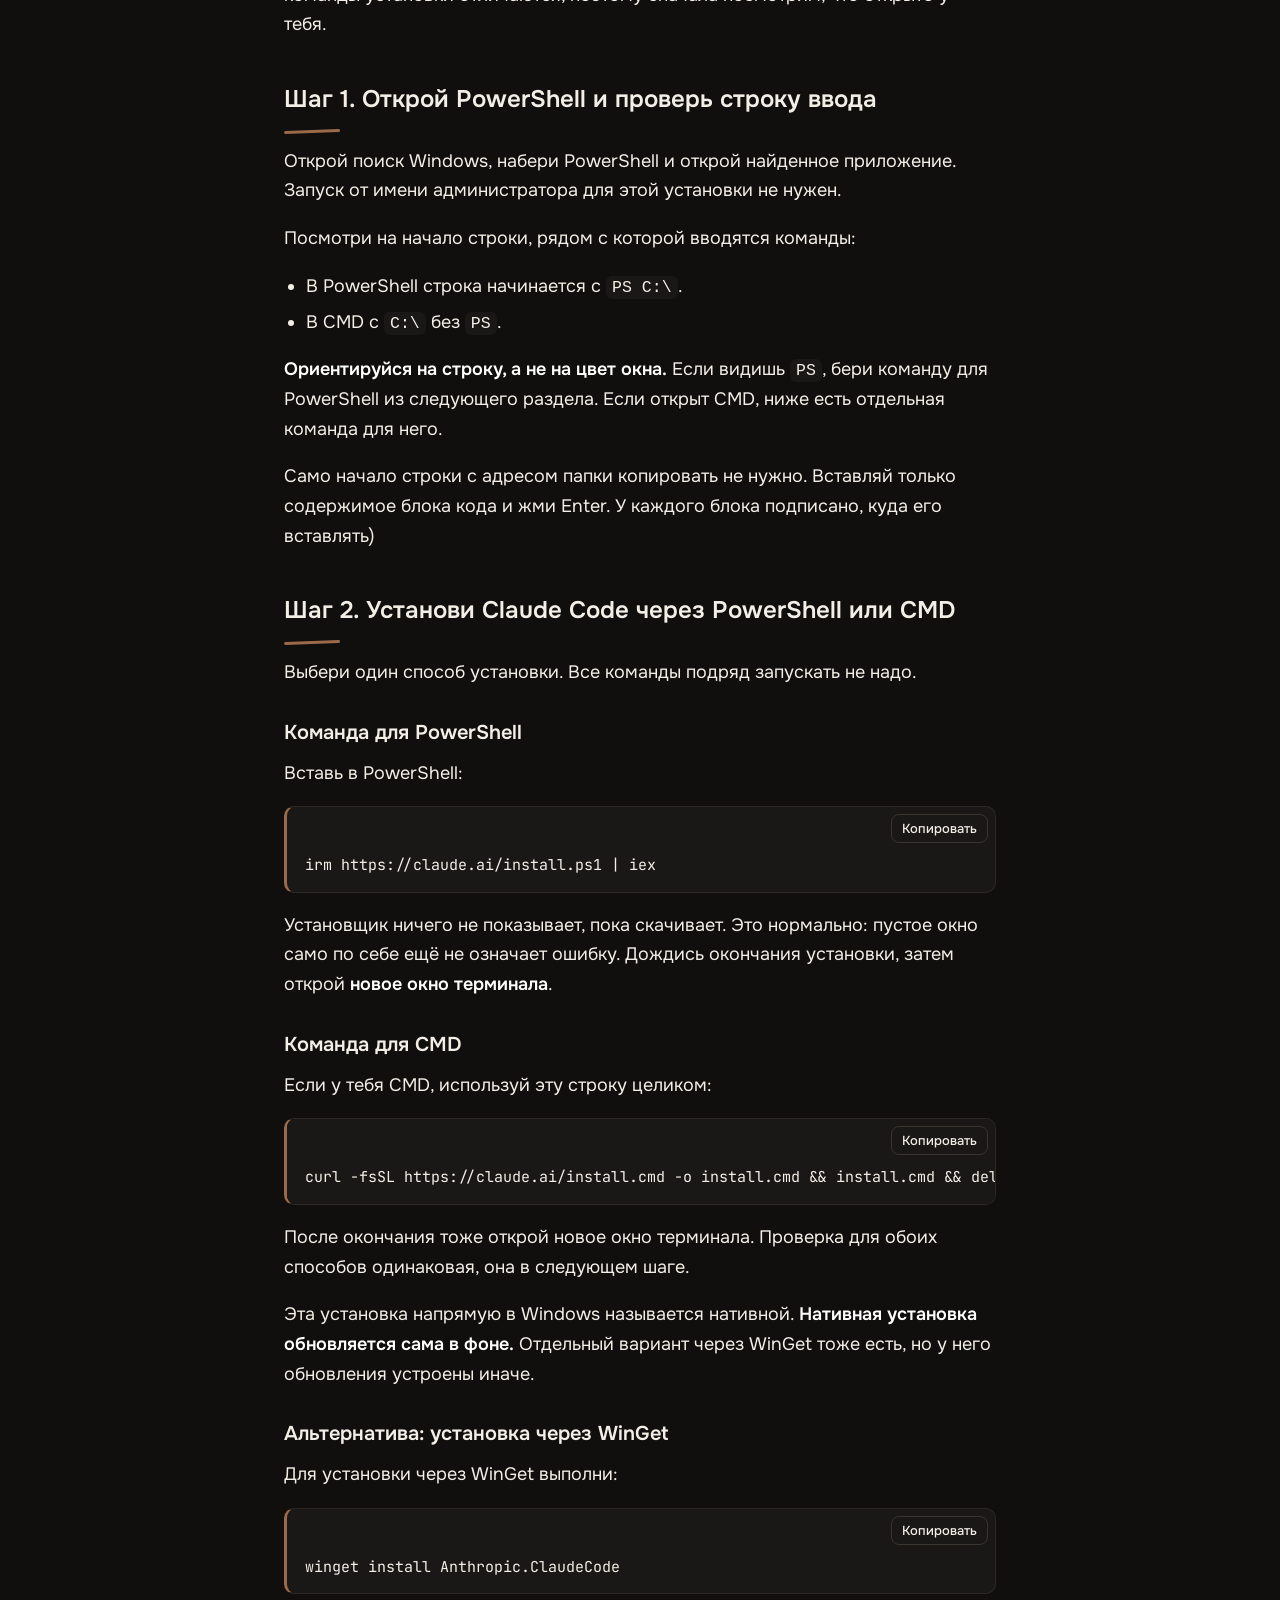
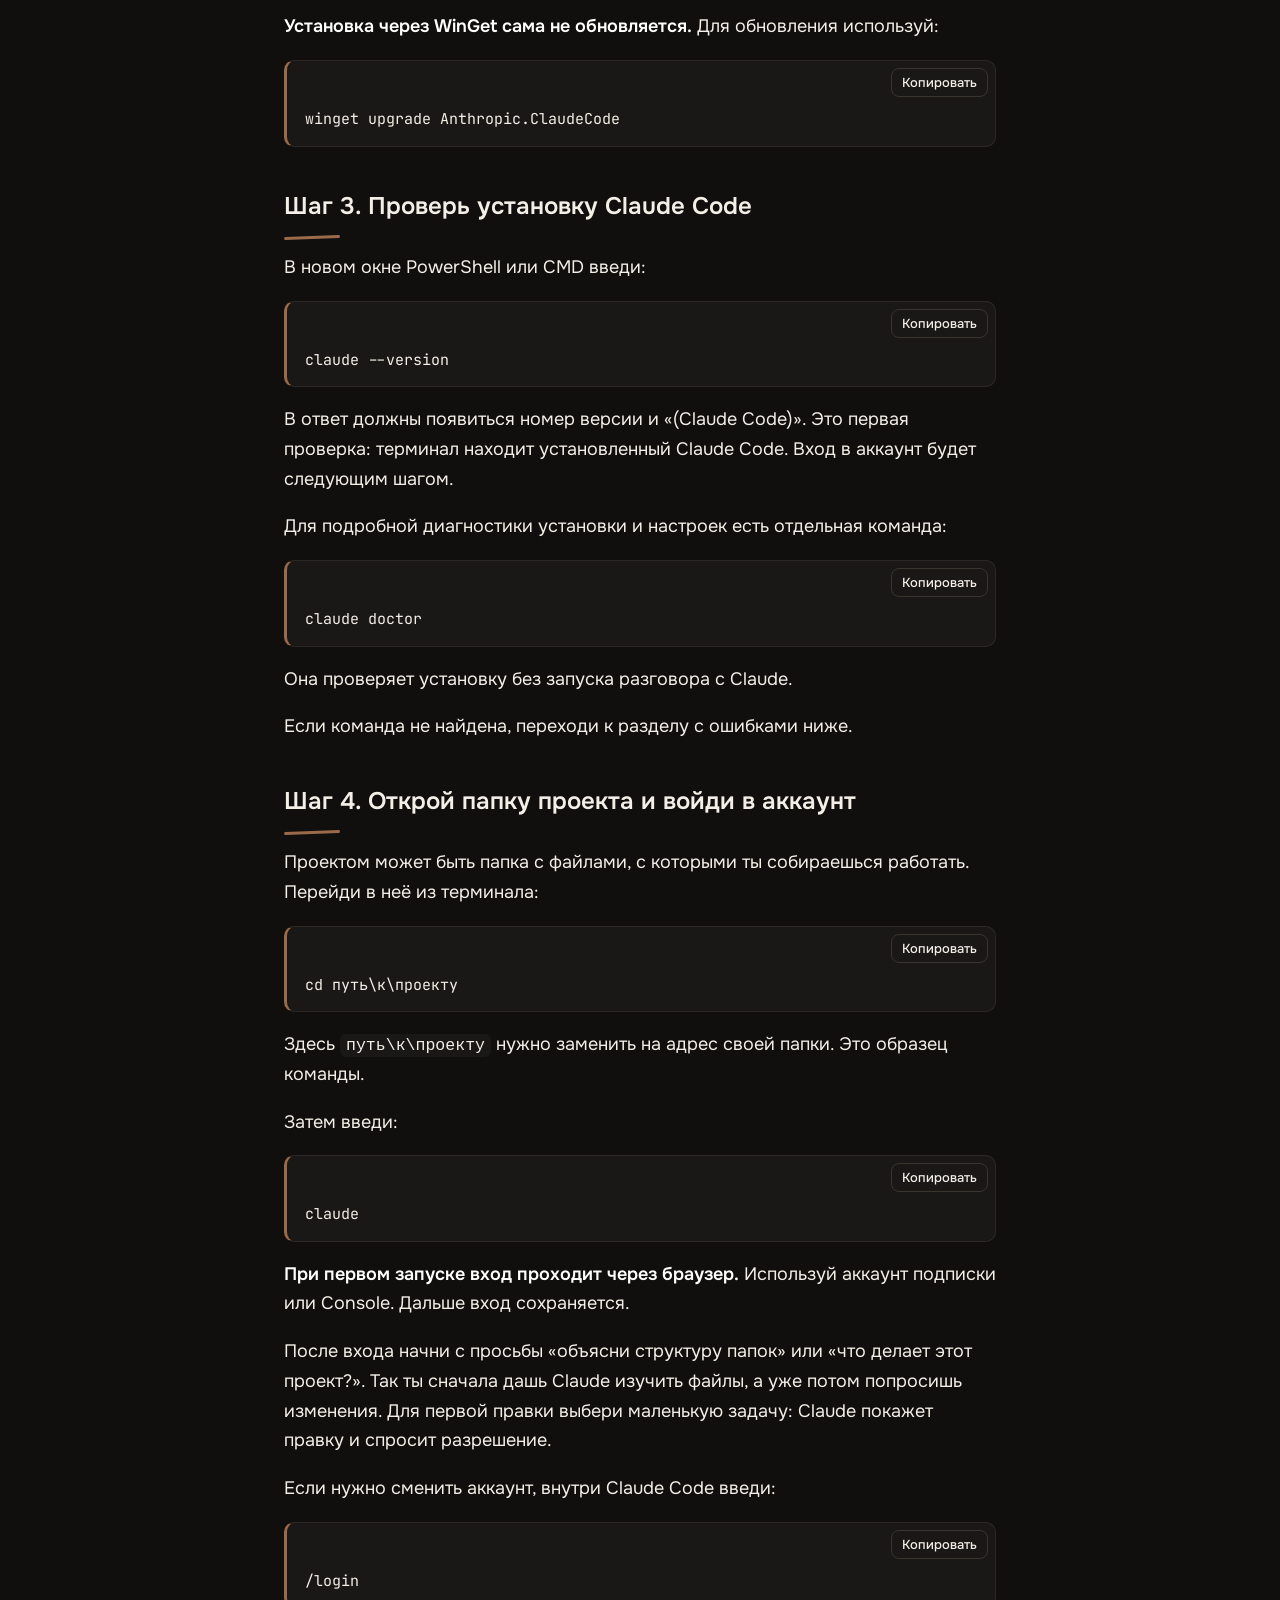
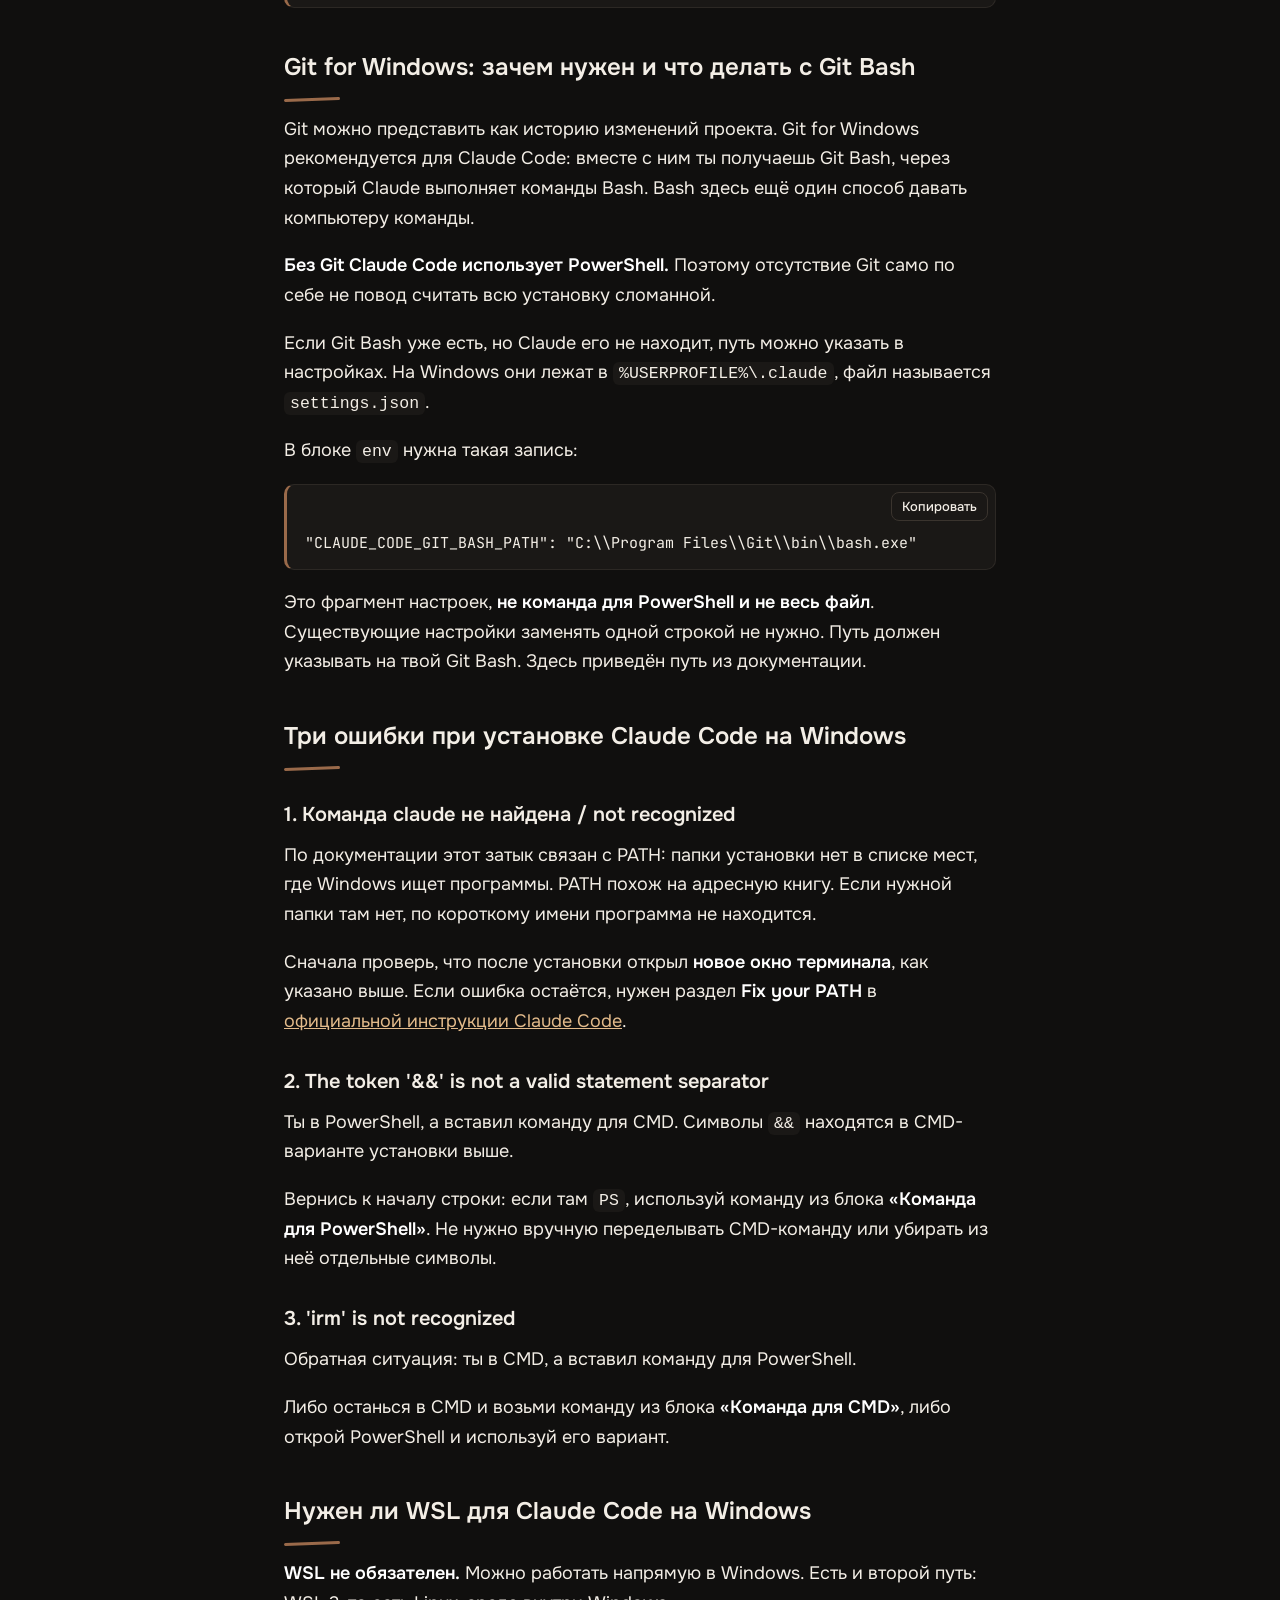
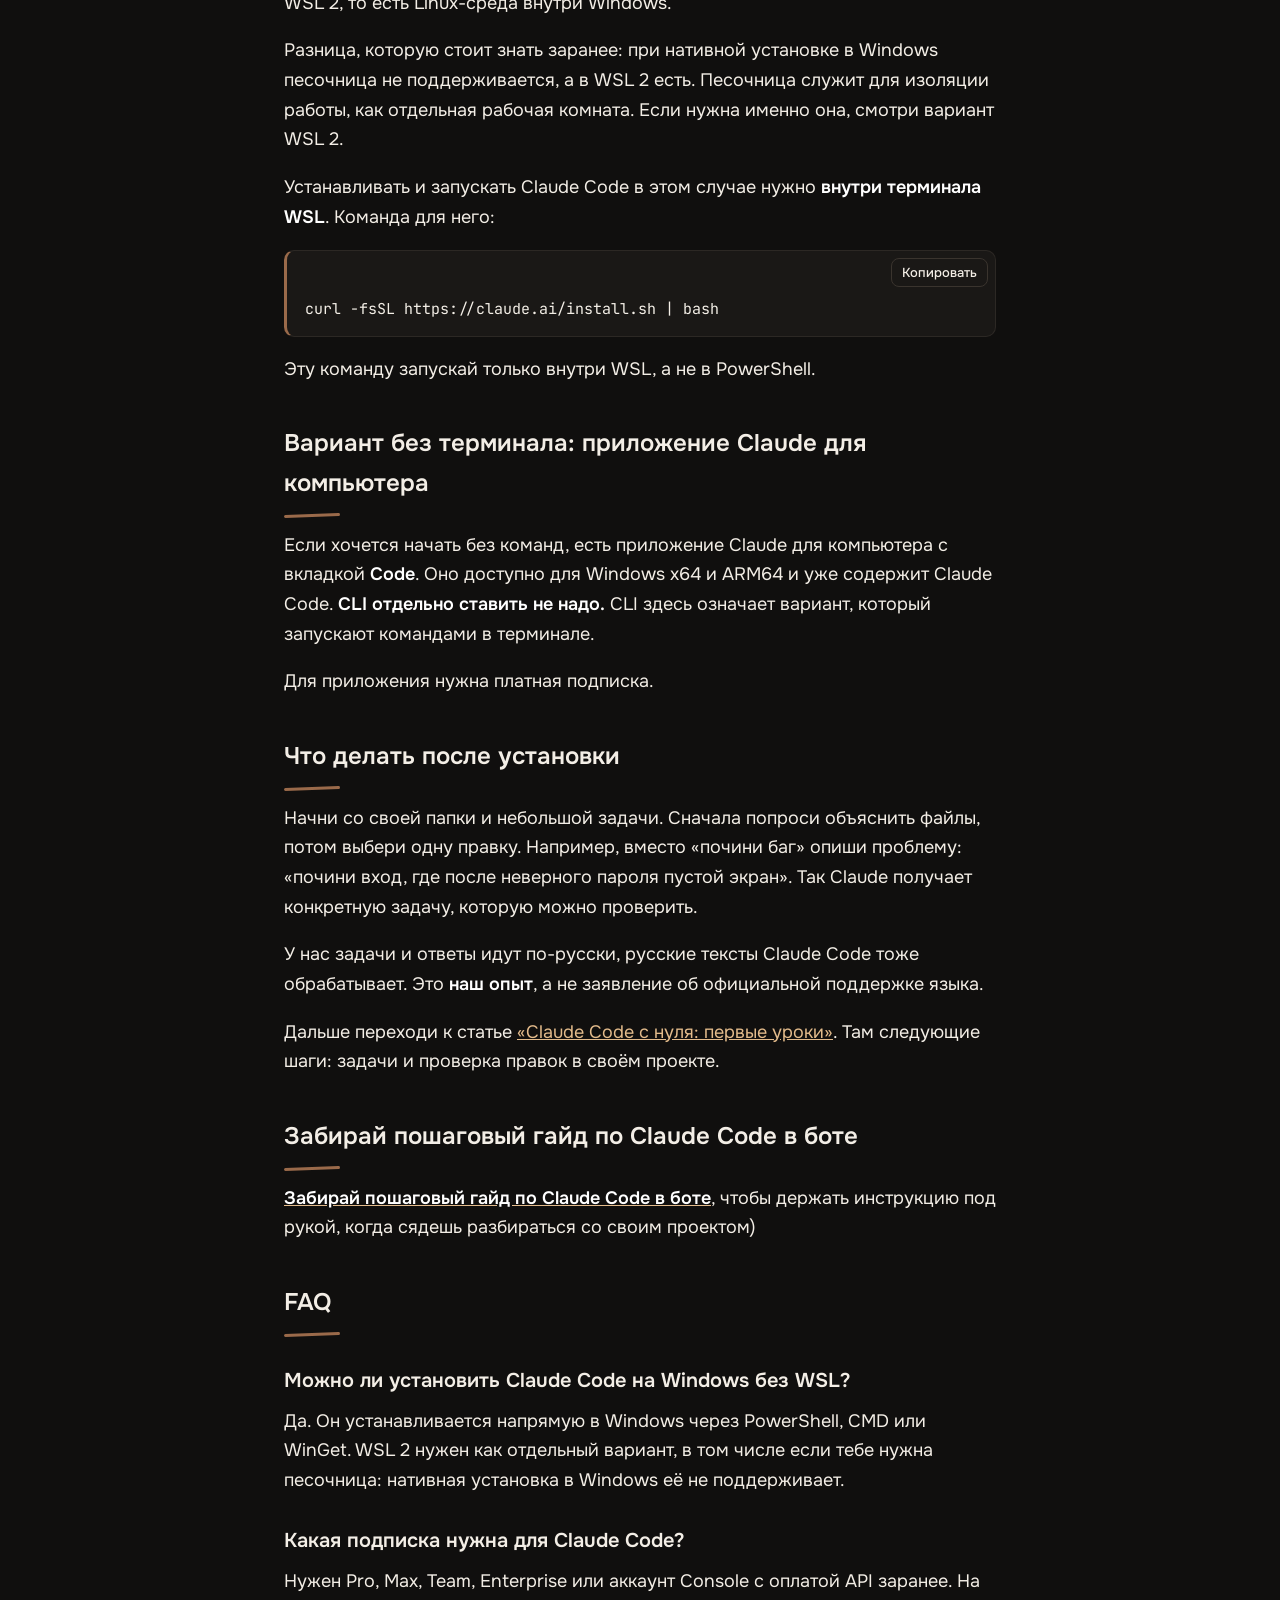
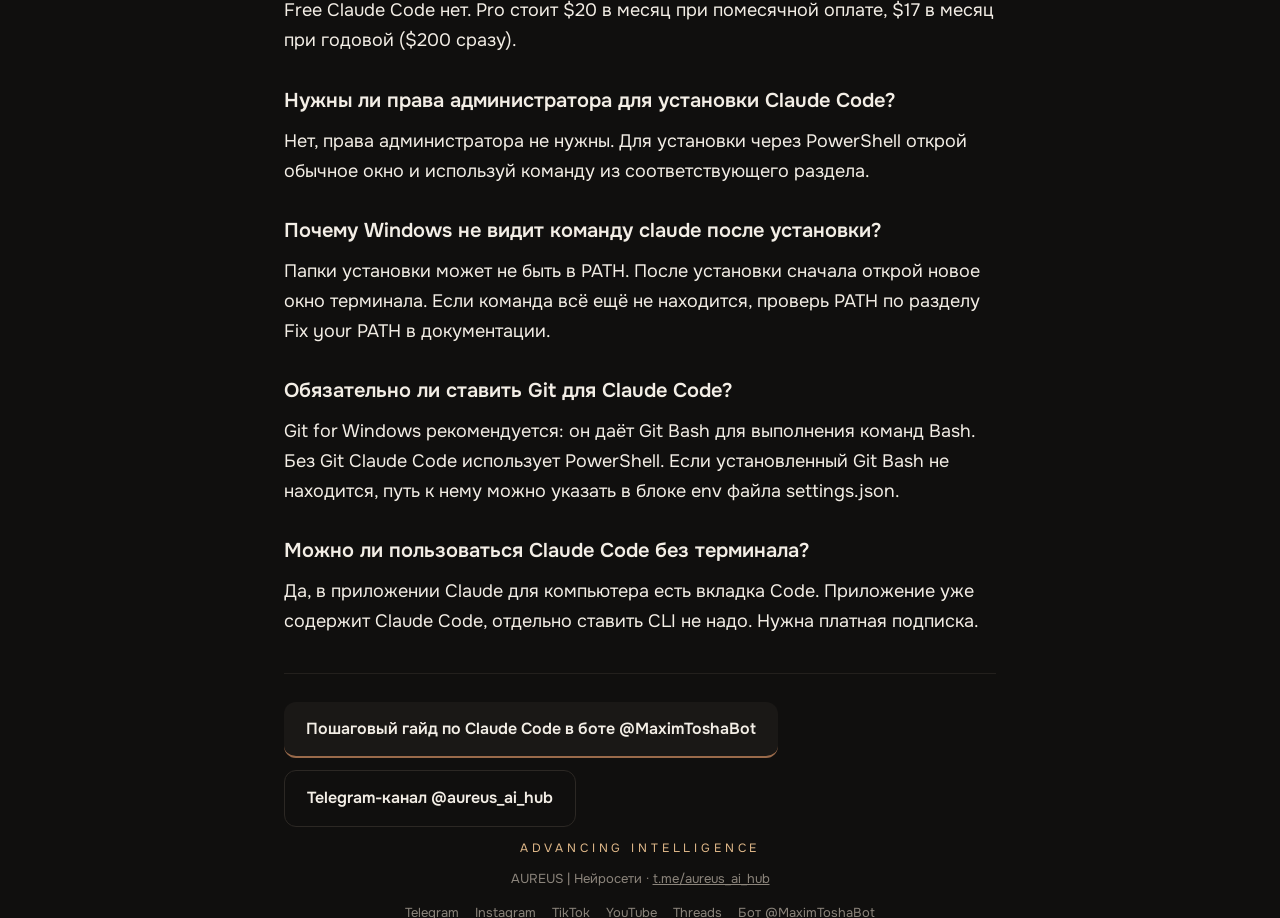
<file: blog/claude-code-windows/index.html>
<!doctype html>
<html lang="ru">
<head>
<meta charset="utf-8">
<meta name="viewport" content="width=device-width, initial-scale=1">
<title>Как установить Claude Code на Windows · AUREUS</title>
<meta name="description" content="Как установить Claude Code на Windows: команды для PowerShell и CMD, вход в аккаунт, настройка Git Bash и разбор ошибок. Пошаговая инструкция для новичка.">
<meta name="robots" content="index, follow, max-snippet:-1, max-image-preview:large">
<link rel="canonical" href="https://mgromov688-boop.github.io/blog/claude-code-windows/">
<meta property="og:type" content="article">
<meta property="og:site_name" content="AUREUS | Нейросети">
<meta property="og:title" content="Как установить Claude Code на Windows">
<meta property="og:description" content="Как установить Claude Code на Windows: команды для PowerShell и CMD, вход в аккаунт, настройка Git Bash и разбор ошибок. Пошаговая инструкция для новичка.">
<meta property="og:url" content="https://mgromov688-boop.github.io/blog/claude-code-windows/">
<meta property="og:image" content="https://mgromov688-boop.github.io/blog/claude-code-windows/cover.jpg">
<meta property="og:image:width" content="1200">
<meta property="og:image:height" content="630">
<meta property="og:image:alt" content="Как установить Claude Code на Windows: PowerShell, CMD, Git Bash и ошибки, AUREUS">
<meta property="og:locale" content="ru_RU">
<meta property="article:published_time" content="2026-10-19">
<meta name="twitter:card" content="summary_large_image">
<meta name="twitter:title" content="Как установить Claude Code на Windows">
<meta name="twitter:description" content="Как установить Claude Code на Windows: команды для PowerShell и CMD, вход в аккаунт, настройка Git Bash и разбор ошибок. Пошаговая инструкция для новичка.">
<meta name="twitter:image" content="https://mgromov688-boop.github.io/blog/claude-code-windows/cover.jpg">
<meta name="twitter:image:alt" content="Как установить Claude Code на Windows: PowerShell, CMD, Git Bash и ошибки, AUREUS">
<link rel="icon" type="image/png" sizes="192x192" href="/assets/aureus_avatar_mark_192.png">
<link rel="apple-touch-icon" href="/apple-touch-icon.png">
<link rel="preconnect" href="https://fonts.googleapis.com">
<link href="https://fonts.googleapis.com/css2?family=Onest:wght@400;500;600&family=JetBrains+Mono:wght@400&display=swap" rel="stylesheet">
<link rel="stylesheet" href="/assets/site.css">
<style>
article .codebox{position:relative;margin:0 0 18px}
article .codebox pre.code{margin:0;padding-top:46px}
article .codebox .copy{position:absolute;top:8px;right:8px;z-index:1;font:500 13px/1 Onest,system-ui,sans-serif;color:var(--bone,#F3EEE6);background:#1A1816;border:1px solid #3a342e;border-radius:8px;padding:7px 10px;cursor:pointer}
article .codebox .copy:hover,article .codebox .copy:focus-visible{border-color:var(--copper,#9A6A4A)}
@media (max-width:480px){
article .table-wrap{overflow:visible;border:0;border-radius:0}
article .table-wrap table{min-width:0;display:block}
article .table-wrap thead{position:absolute;width:1px;height:1px;overflow:hidden;clip:rect(0 0 0 0);white-space:nowrap}
article .table-wrap tbody,article .table-wrap tr,article .table-wrap th,article .table-wrap td{display:block;width:auto}
article .table-wrap tr{margin:0 0 12px;background:var(--raised,#1A1816);border:1px solid #2c2824;border-radius:12px;padding:4px 0}
article .table-wrap tbody th{font-size:17px;font-weight:600;border-bottom:1px solid #2c2824;padding:12px 16px}
article .table-wrap td{border:0;padding:10px 16px 12px}
article .table-wrap td::before{content:attr(data-label);display:block;font-size:13px;color:var(--champ-light,#E3BB8B);margin-bottom:4px}
}
</style>
<script type="application/ld+json">
{
  "@context": "https://schema.org",
  "@graph": [
    {
      "@type": "Article",
      "@id": "https://mgromov688-boop.github.io/blog/claude-code-windows/#article",
      "headline": "Как установить Claude Code на Windows",
      "description": "Как установить Claude Code на Windows: команды для PowerShell и CMD, вход в аккаунт, настройка Git Bash и разбор ошибок. Пошаговая инструкция для новичка.",
      "datePublished": "2026-10-19",
      "dateModified": "2026-10-19",
      "inLanguage": "ru",
      "mainEntityOfPage": "https://mgromov688-boop.github.io/blog/claude-code-windows/",
      "url": "https://mgromov688-boop.github.io/blog/claude-code-windows/",
      "image": {
        "@type": "ImageObject",
        "url": "https://mgromov688-boop.github.io/blog/claude-code-windows/cover.jpg",
        "width": 1200,
        "height": 630
      },
      "author": {
        "@type": "Organization",
        "@id": "https://mgromov688-boop.github.io/#org",
        "name": "AUREUS | Нейросети"
      },
      "publisher": {
        "@type": "Organization",
        "@id": "https://mgromov688-boop.github.io/#org",
        "name": "AUREUS | Нейросети"
      },
      "about": [
        {
          "@type": "SoftwareApplication",
          "name": "Claude Code",
          "applicationCategory": "DeveloperApplication",
          "operatingSystem": "Windows, macOS, Linux",
          "url": "https://code.claude.com/docs/en/overview",
          "publisher": {
            "@type": "Organization",
            "name": "Anthropic",
            "url": "https://www.anthropic.com/"
          }
        }
      ],
      "isPartOf": {
        "@type": "Blog",
        "@id": "https://mgromov688-boop.github.io/blog/#blog"
      }
    },
    {
      "@type": "Organization",
      "@id": "https://mgromov688-boop.github.io/#org",
      "name": "AUREUS | Нейросети",
      "alternateName": "aureus_ai_hub",
      "url": "https://mgromov688-boop.github.io/",
      "logo": {
        "@type": "ImageObject",
        "url": "https://mgromov688-boop.github.io/assets/aureus_logo_1200.jpg",
        "width": 1200,
        "height": 1200
      },
      "sameAs": [
        "https://t.me/aureus_ai_hub",
        "https://www.instagram.com/aureus_ai_hub/",
        "https://www.tiktok.com/@aureus_ai_hub",
        "https://www.youtube.com/@aureus_ai_hub",
        "https://www.youtube.com/channel/UCxvb_2dgvJiUAKXavV8NHvQ",
        "https://www.threads.com/@aureus_ai_hub",
        "https://t.me/MaximToshaBot"
      ]
    },
    {
      "@type": "BreadcrumbList",
      "itemListElement": [
        {
          "@type": "ListItem",
          "position": 1,
          "name": "AUREUS | Нейросети",
          "item": "https://mgromov688-boop.github.io/"
        },
        {
          "@type": "ListItem",
          "position": 2,
          "name": "Блог",
          "item": "https://mgromov688-boop.github.io/blog/"
        },
        {
          "@type": "ListItem",
          "position": 3,
          "name": "Как установить Claude Code на Windows",
          "item": "https://mgromov688-boop.github.io/blog/claude-code-windows/"
        }
      ]
    },
    {
      "@type": "FAQPage",
      "@id": "https://mgromov688-boop.github.io/blog/claude-code-windows/#faq",
      "url": "https://mgromov688-boop.github.io/blog/claude-code-windows/",
      "inLanguage": "ru",
      "isPartOf": {
        "@id": "https://mgromov688-boop.github.io/blog/claude-code-windows/#article"
      },
      "mainEntity": [
        {
          "@type": "Question",
          "name": "Можно ли установить Claude Code на Windows без WSL?",
          "acceptedAnswer": {
            "@type": "Answer",
            "text": "Да. Он устанавливается напрямую в Windows через PowerShell, CMD или WinGet. WSL 2 нужен как отдельный вариант, в том числе если тебе нужна песочница: нативная установка в Windows её не поддерживает."
          }
        },
        {
          "@type": "Question",
          "name": "Какая подписка нужна для Claude Code?",
          "acceptedAnswer": {
            "@type": "Answer",
            "text": "Нужен Pro, Max, Team, Enterprise или аккаунт Console с оплатой API заранее. На Free Claude Code нет. Pro стоит $20 в месяц при помесячной оплате, $17 в месяц при годовой ($200 сразу)."
          }
        },
        {
          "@type": "Question",
          "name": "Нужны ли права администратора для установки Claude Code?",
          "acceptedAnswer": {
            "@type": "Answer",
            "text": "Нет, права администратора не нужны. Для установки через PowerShell открой обычное окно и используй команду из соответствующего раздела."
          }
        },
        {
          "@type": "Question",
          "name": "Почему Windows не видит команду claude после установки?",
          "acceptedAnswer": {
            "@type": "Answer",
            "text": "Папки установки может не быть в PATH. После установки сначала открой новое окно терминала. Если команда всё ещё не находится, проверь PATH по разделу Fix your PATH в документации."
          }
        },
        {
          "@type": "Question",
          "name": "Обязательно ли ставить Git для Claude Code?",
          "acceptedAnswer": {
            "@type": "Answer",
            "text": "Git for Windows рекомендуется: он даёт Git Bash для выполнения команд Bash. Без Git Claude Code использует PowerShell. Если установленный Git Bash не находится, путь к нему можно указать в блоке env файла settings.json."
          }
        },
        {
          "@type": "Question",
          "name": "Можно ли пользоваться Claude Code без терминала?",
          "acceptedAnswer": {
            "@type": "Answer",
            "text": "Да, в приложении Claude для компьютера есть вкладка Code. Приложение уже содержит Claude Code, отдельно ставить CLI не надо. Нужна платная подписка."
          }
        }
      ]
    }
  ]
}
</script>
</head>
<body>
<header class="wrap top"><a class="brand" href="/">AUREUS | Нейросети</a><a class="tg" href="https://t.me/aureus_ai_hub">@aureus_ai_hub</a></header>
<main class="wrap">
  <nav class="crumbs"><a href="/">Главная</a> / <a href="/blog/">Блог</a></nav>
  <article>
    <h1>Как установить Claude Code на Windows</h1>
    <p class="meta"><time datetime="2026-10-19">19.10.2026</time> · AUREUS | Нейросети</p>
<figure class="hero"><img src="/blog/claude-code-windows/cover.jpg" width="1200" height="630" fetchpriority="high" alt="Как установить Claude Code на Windows: PowerShell, CMD, Git Bash и ошибки, AUREUS"></figure>
<p>Вот как установить Claude Code на Windows: выбери команду под своё окно терминала, установи программу и войди в аккаунт. <strong>Права администратора не нужны.</strong> Ниже пройдём установку, проверим, что всё работает, и разберём затыки с командами и Git Bash.</p>
<p>Claude Code от Anthropic читает файлы проекта, правит их и запускает команды. Задачу ты описываешь обычными словами. У нас в AUREUS он каждый день работает на Windows: помогает с монтажом рилсов, ботом и публикациями. Это наш опыт, а дальше идут шаги из документации.</p>
<p>Команды, требования и цены взяты из официальных материалов, собранных 19 октября 2026 года.</p>
<h2>Что нужно для установки Claude Code на Windows</h2>
<p>Проверь требования до установки:</p>
<ul>
<li>Windows 10 версии 1809+ или Windows Server 2019+.</li>
<li>Память от 4 ГБ, процессор x64 или ARM64.</li>
<li>Интернет.</li>
<li>Страна из списка поддерживаемых Anthropic.</li>
<li>Pro, Max, Team, Enterprise или аккаунт Console с оплатой API заранее.</li>
</ul>
<p><strong>На плане Free Claude Code нет.</strong> Pro стоит $20 в месяц при помесячной оплате, $17 в месяц при годовой ($200 сразу). Claude Code входит. Console с оплатой API заранее тоже подходит для входа, но это другой вариант оплаты.</p>
<p>Для работы понадобятся команды в терминале. Представь окно переписки с компьютером: вместо кнопки вводишь строку, а в ответ видишь результат или ошибку. На Windows в таком окне может работать PowerShell или CMD. Их команды установки отличаются, поэтому сначала посмотрим, что открыто у тебя.</p>
<h2>Шаг 1. Открой PowerShell и проверь строку ввода</h2>
<p>Открой поиск Windows, набери PowerShell и открой найденное приложение. Запуск от имени администратора для этой установки не нужен.</p>
<p>Посмотри на начало строки, рядом с которой вводятся команды:</p>
<ul>
<li>В PowerShell строка начинается с <code>PS C:\</code>.</li>
<li>В CMD с <code>C:\</code> без <code>PS</code>.</li>
</ul>
<p><strong>Ориентируйся на строку, а не на цвет окна.</strong> Если видишь <code>PS</code>, бери команду для PowerShell из следующего раздела. Если открыт CMD, ниже есть отдельная команда для него.</p>
<p>Само начало строки с адресом папки копировать не нужно. Вставляй только содержимое блока кода и жми Enter. У каждого блока подписано, куда его вставлять)</p>
<h2>Шаг 2. Установи Claude Code через PowerShell или CMD</h2>
<p>Выбери один способ установки. Все команды подряд запускать не надо.</p>
<h3>Команда для PowerShell</h3>
<p>Вставь в PowerShell:</p>
<pre class="code" data-lang="powershell"><code>irm https://claude.ai/install.ps1 | iex</code></pre>
<p>Установщик ничего не показывает, пока скачивает. Это нормально: пустое окно само по себе ещё не означает ошибку. Дождись окончания установки, затем открой <strong>новое окно терминала</strong>.</p>
<h3>Команда для CMD</h3>
<p>Если у тебя CMD, используй эту строку целиком:</p>
<pre class="code" data-lang="cmd"><code>curl -fsSL https://claude.ai/install.cmd -o install.cmd &amp;&amp; install.cmd &amp;&amp; del install.cmd</code></pre>
<p>После окончания тоже открой новое окно терминала. Проверка для обоих способов одинаковая, она в следующем шаге.</p>
<p>Эта установка напрямую в Windows называется нативной. <strong>Нативная установка обновляется сама в фоне.</strong> Отдельный вариант через WinGet тоже есть, но у него обновления устроены иначе.</p>
<h3>Альтернатива: установка через WinGet</h3>
<p>Для установки через WinGet выполни:</p>
<pre class="code" data-lang="powershell"><code>winget install Anthropic.ClaudeCode</code></pre>
<p><strong>Установка через WinGet сама не обновляется.</strong> Для обновления используй:</p>
<pre class="code" data-lang="powershell"><code>winget upgrade Anthropic.ClaudeCode</code></pre>
<h2>Шаг 3. Проверь установку Claude Code</h2>
<p>В новом окне PowerShell или CMD введи:</p>
<pre class="code" data-lang="text"><code>claude --version</code></pre>
<p>В ответ должны появиться номер версии и «(Claude Code)». Это первая проверка: терминал находит установленный Claude Code. Вход в аккаунт будет следующим шагом.</p>
<p>Для подробной диагностики установки и настроек есть отдельная команда:</p>
<pre class="code" data-lang="text"><code>claude doctor</code></pre>
<p>Она проверяет установку без запуска разговора с Claude.</p>
<p>Если команда не найдена, переходи к разделу с ошибками ниже.</p>
<h2>Шаг 4. Открой папку проекта и войди в аккаунт</h2>
<p>Проектом может быть папка с файлами, с которыми ты собираешься работать. Перейди в неё из терминала:</p>
<pre class="code" data-lang="text"><code>cd путь\к\проекту</code></pre>
<p>Здесь <code>путь\к\проекту</code> нужно заменить на адрес своей папки. Это образец команды.</p>
<p>Затем введи:</p>
<pre class="code" data-lang="text"><code>claude</code></pre>
<p><strong>При первом запуске вход проходит через браузер.</strong> Используй аккаунт подписки или Console. Дальше вход сохраняется.</p>
<p>После входа начни с просьбы «объясни структуру папок» или «что делает этот проект?». Так ты сначала дашь Claude изучить файлы, а уже потом попросишь изменения. Для первой правки выбери маленькую задачу: Claude покажет правку и спросит разрешение.</p>
<p>Если нужно сменить аккаунт, внутри Claude Code введи:</p>
<pre class="code" data-lang="text"><code>/login</code></pre>
<h2>Git for Windows: зачем нужен и что делать с Git Bash</h2>
<p>Git можно представить как историю изменений проекта. Git for Windows рекомендуется для Claude Code: вместе с ним ты получаешь Git Bash, через который Claude выполняет команды Bash. Bash здесь ещё один способ давать компьютеру команды.</p>
<p><strong>Без Git Claude Code использует PowerShell.</strong> Поэтому отсутствие Git само по себе не повод считать всю установку сломанной.</p>
<p>Если Git Bash уже есть, но Claude его не находит, путь можно указать в настройках. На Windows они лежат в <code>%USERPROFILE%\.claude</code>, файл называется <code>settings.json</code>.</p>
<p>В блоке <code>env</code> нужна такая запись:</p>
<pre class="code" data-lang="json"><code>"CLAUDE_CODE_GIT_BASH_PATH": "C:\\Program Files\\Git\\bin\\bash.exe"</code></pre>
<p>Это фрагмент настроек, <strong>не команда для PowerShell и не весь файл</strong>. Существующие настройки заменять одной строкой не нужно. Путь должен указывать на твой Git Bash. Здесь приведён путь из документации.</p>
<h2>Три ошибки при установке Claude Code на Windows</h2>
<h3>1. Команда claude не найдена / not recognized</h3>
<p>По документации этот затык связан с PATH: папки установки нет в списке мест, где Windows ищет программы. PATH похож на адресную книгу. Если нужной папки там нет, по короткому имени программа не находится.</p>
<p>Сначала проверь, что после установки открыл <strong>новое окно терминала</strong>, как указано выше. Если ошибка остаётся, нужен раздел <strong>Fix your PATH</strong> в <a href="https://code.claude.com/docs/en/overview">официальной инструкции Claude Code</a>.</p>
<h3>2. The token '&amp;&amp;' is not a valid statement separator</h3>
<p>Ты в PowerShell, а вставил команду для CMD. Символы <code>&amp;&amp;</code> находятся в CMD-варианте установки выше.</p>
<p>Вернись к началу строки: если там <code>PS</code>, используй команду из блока <strong>«Команда для PowerShell»</strong>. Не нужно вручную переделывать CMD-команду или убирать из неё отдельные символы.</p>
<h3>3. 'irm' is not recognized</h3>
<p>Обратная ситуация: ты в CMD, а вставил команду для PowerShell.</p>
<p>Либо останься в CMD и возьми команду из блока <strong>«Команда для CMD»</strong>, либо открой PowerShell и используй его вариант.</p>
<h2>Нужен ли WSL для Claude Code на Windows</h2>
<p><strong>WSL не обязателен.</strong> Можно работать напрямую в Windows. Есть и второй путь: WSL 2, то есть Linux-среда внутри Windows.</p>
<p>Разница, которую стоит знать заранее: при нативной установке в Windows песочница не поддерживается, а в WSL 2 есть. Песочница служит для изоляции работы, как отдельная рабочая комната. Если нужна именно она, смотри вариант WSL 2.</p>
<p>Устанавливать и запускать Claude Code в этом случае нужно <strong>внутри терминала WSL</strong>. Команда для него:</p>
<pre class="code" data-lang="bash"><code>curl -fsSL https://claude.ai/install.sh | bash</code></pre>
<p>Эту команду запускай только внутри WSL, а не в PowerShell.</p>
<h2>Вариант без терминала: приложение Claude для компьютера</h2>
<p>Если хочется начать без команд, есть приложение Claude для компьютера с вкладкой <strong>Code</strong>. Оно доступно для Windows x64 и ARM64 и уже содержит Claude Code. <strong>CLI отдельно ставить не надо.</strong> CLI здесь означает вариант, который запускают командами в терминале.</p>
<p>Для приложения нужна платная подписка.</p>
<h2>Что делать после установки</h2>
<p>Начни со своей папки и небольшой задачи. Сначала попроси объяснить файлы, потом выбери одну правку. Например, вместо «почини баг» опиши проблему: «почини вход, где после неверного пароля пустой экран». Так Claude получает конкретную задачу, которую можно проверить.</p>
<p>У нас задачи и ответы идут по-русски, русские тексты Claude Code тоже обрабатывает. Это <strong>наш опыт</strong>, а не заявление об официальной поддержке языка.</p>
<p>Дальше переходи к статье <a href="/blog/claude-code-s-nulya/">«Claude Code с нуля: первые уроки»</a>. Там следующие шаги: задачи и проверка правок в своём проекте.</p>
<h2>Забирай пошаговый гайд по Claude Code в боте</h2>
<p><a href="https://t.me/MaximToshaBot?start=guidecc_site"><strong>Забирай пошаговый гайд по Claude Code в боте</strong></a>, чтобы держать инструкцию под рукой, когда сядешь разбираться со своим проектом)</p>
<section class="faq" id="faq">
<h2>FAQ</h2>
<h3>Можно ли установить Claude Code на Windows без WSL?</h3>
<p>Да. Он устанавливается напрямую в Windows через PowerShell, CMD или WinGet. WSL 2 нужен как отдельный вариант, в том числе если тебе нужна песочница: нативная установка в Windows её не поддерживает.</p>
<h3>Какая подписка нужна для Claude Code?</h3>
<p>Нужен Pro, Max, Team, Enterprise или аккаунт Console с оплатой API заранее. На Free Claude Code нет. Pro стоит $20 в месяц при помесячной оплате, $17 в месяц при годовой ($200 сразу).</p>
<h3>Нужны ли права администратора для установки Claude Code?</h3>
<p>Нет, права администратора не нужны. Для установки через PowerShell открой обычное окно и используй команду из соответствующего раздела.</p>
<h3>Почему Windows не видит команду claude после установки?</h3>
<p>Папки установки может не быть в PATH. После установки сначала открой новое окно терминала. Если команда всё ещё не находится, проверь PATH по разделу Fix your PATH в документации.</p>
<h3>Обязательно ли ставить Git для Claude Code?</h3>
<p>Git for Windows рекомендуется: он даёт Git Bash для выполнения команд Bash. Без Git Claude Code использует PowerShell. Если установленный Git Bash не находится, путь к нему можно указать в блоке env файла settings.json.</p>
<h3>Можно ли пользоваться Claude Code без терминала?</h3>
<p>Да, в приложении Claude для компьютера есть вкладка Code. Приложение уже содержит Claude Code, отдельно ставить CLI не надо. Нужна платная подписка.</p>
</section>
  </article>
  <aside class="next">
    <a class="cta" href="https://t.me/MaximToshaBot?start=guidecc_site">Пошаговый гайд по Claude Code в боте @MaximToshaBot</a>
    <a class="cta ghost" href="https://t.me/aureus_ai_hub">Telegram-канал @aureus_ai_hub</a>
  </aside>
</main>
<footer class="wrap">
  <span class="tag">ADVANCING INTELLIGENCE</span>
  AUREUS | Нейросети · <a href="https://t.me/aureus_ai_hub">t.me/aureus_ai_hub</a>
  <nav aria-label="AUREUS | Нейросети в соцсетях">
    <a href="https://t.me/aureus_ai_hub" rel="me">Telegram</a>
    <a href="https://www.instagram.com/aureus_ai_hub/" rel="me">Instagram</a>
    <a href="https://www.tiktok.com/@aureus_ai_hub" rel="me">TikTok</a>
    <a href="https://www.youtube.com/@aureus_ai_hub" rel="me">YouTube</a>
    <a href="https://www.threads.com/@aureus_ai_hub" rel="me">Threads</a>
    <a href="https://t.me/MaximToshaBot?start=guidecc_site">Бот @MaximToshaBot</a>
  </nav>
</footer>
<script>
document.querySelectorAll("pre.code").forEach(function (pre) {
  var b = document.createElement("button");
  b.type = "button"; b.className = "copy"; b.textContent = "Копировать";
  b.setAttribute("aria-label", "Скопировать команду");
  b.addEventListener("click", function () {
    var t = pre.querySelector("code").innerText;
    var done = function () { b.textContent = "Скопировано"; setTimeout(function () { b.textContent = "Копировать"; }, 1600); };
    if (navigator.clipboard) { navigator.clipboard.writeText(t).then(done); }
    else { var x = document.createElement("textarea"); x.value = t; document.body.appendChild(x); x.select(); document.execCommand("copy"); x.remove(); done(); }
  });
  var box = document.createElement("div");
  box.className = "codebox";
  pre.parentNode.insertBefore(box, pre);
  box.appendChild(pre);
  box.appendChild(b);
});
</script>
</body>
</html>
</file>
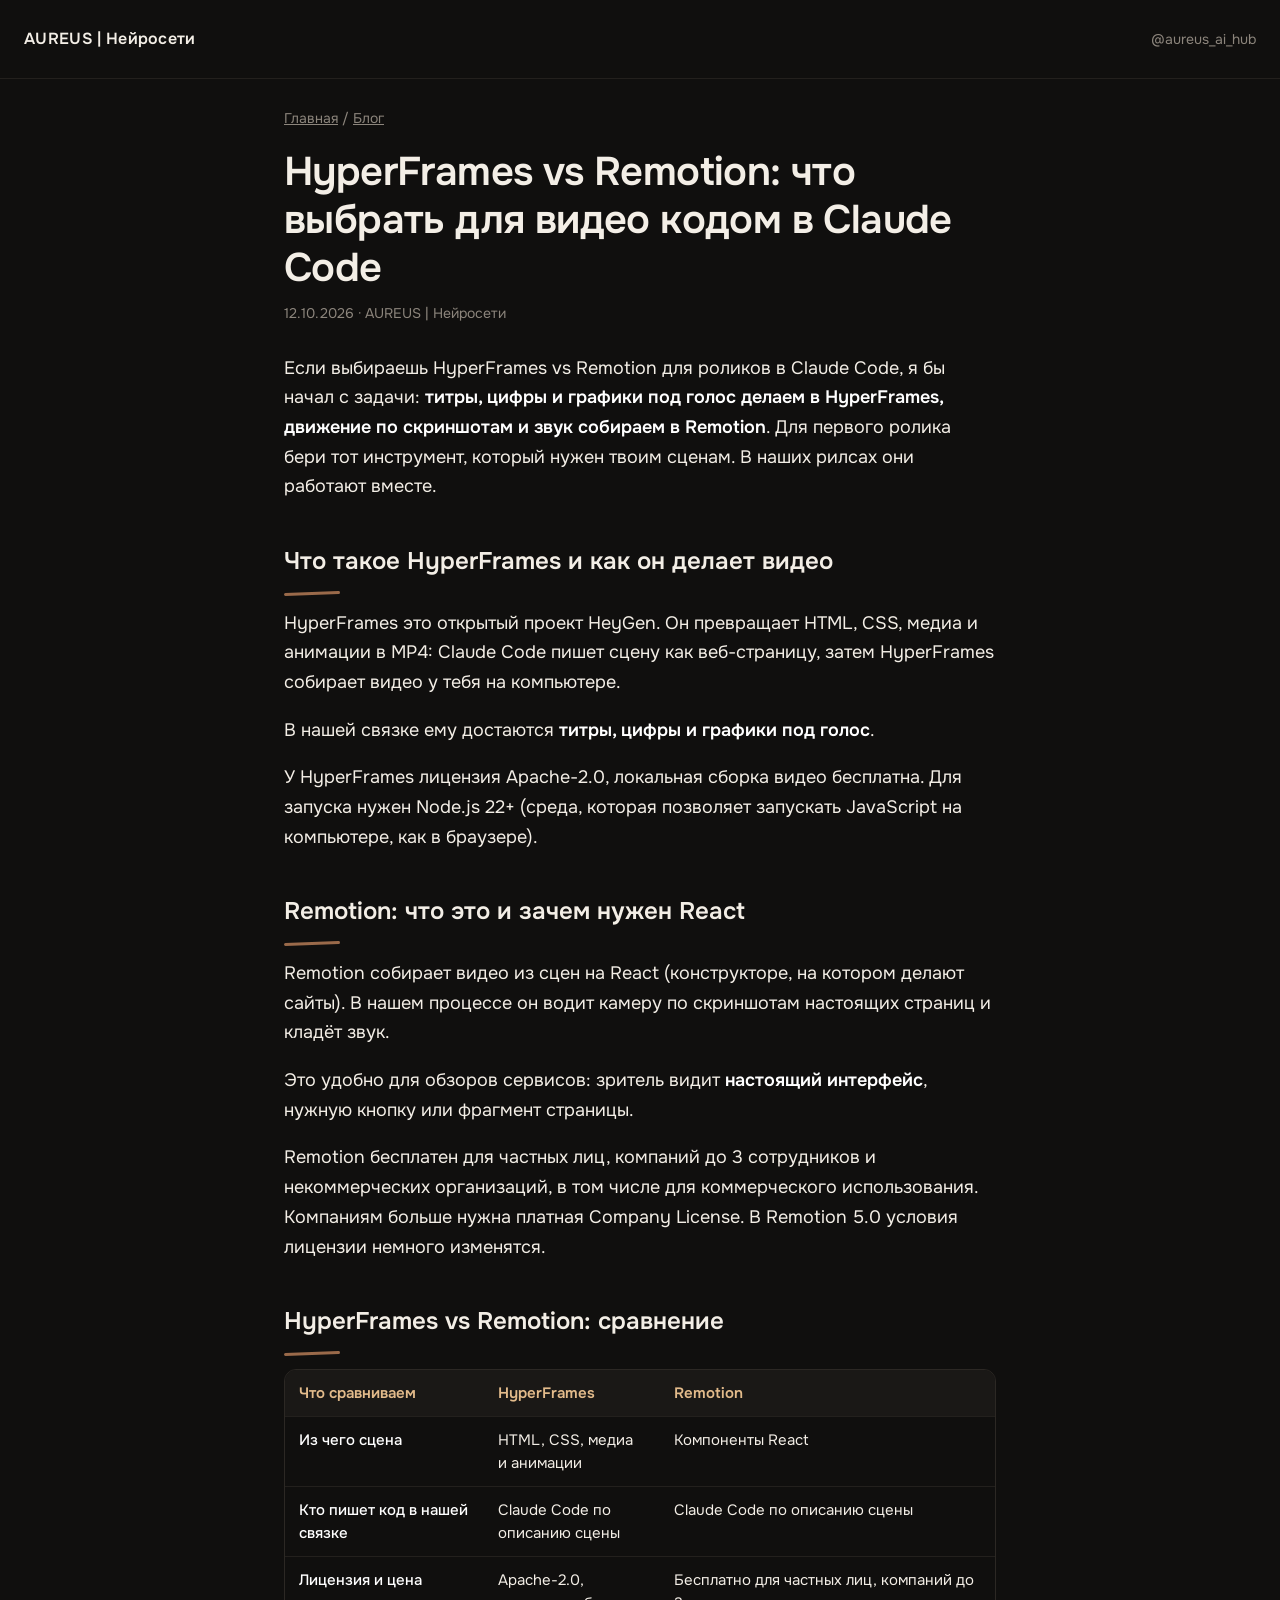
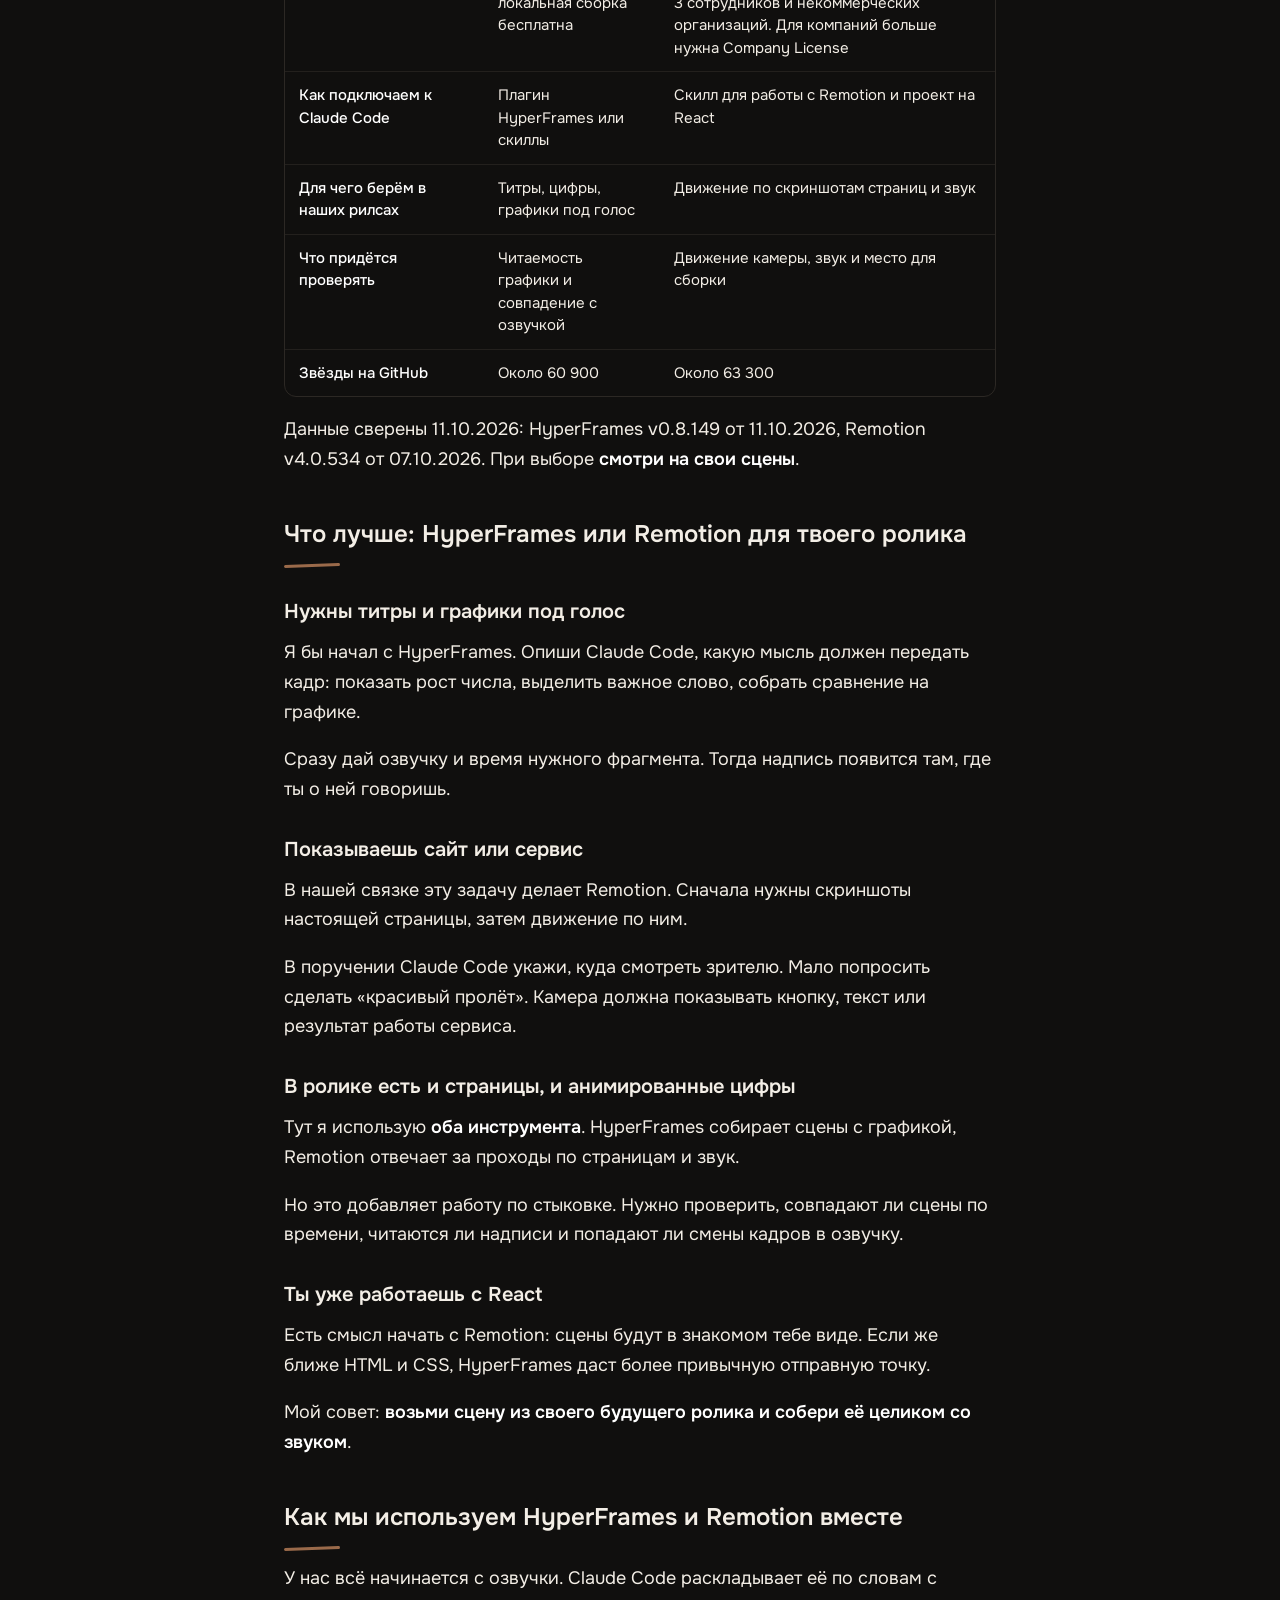
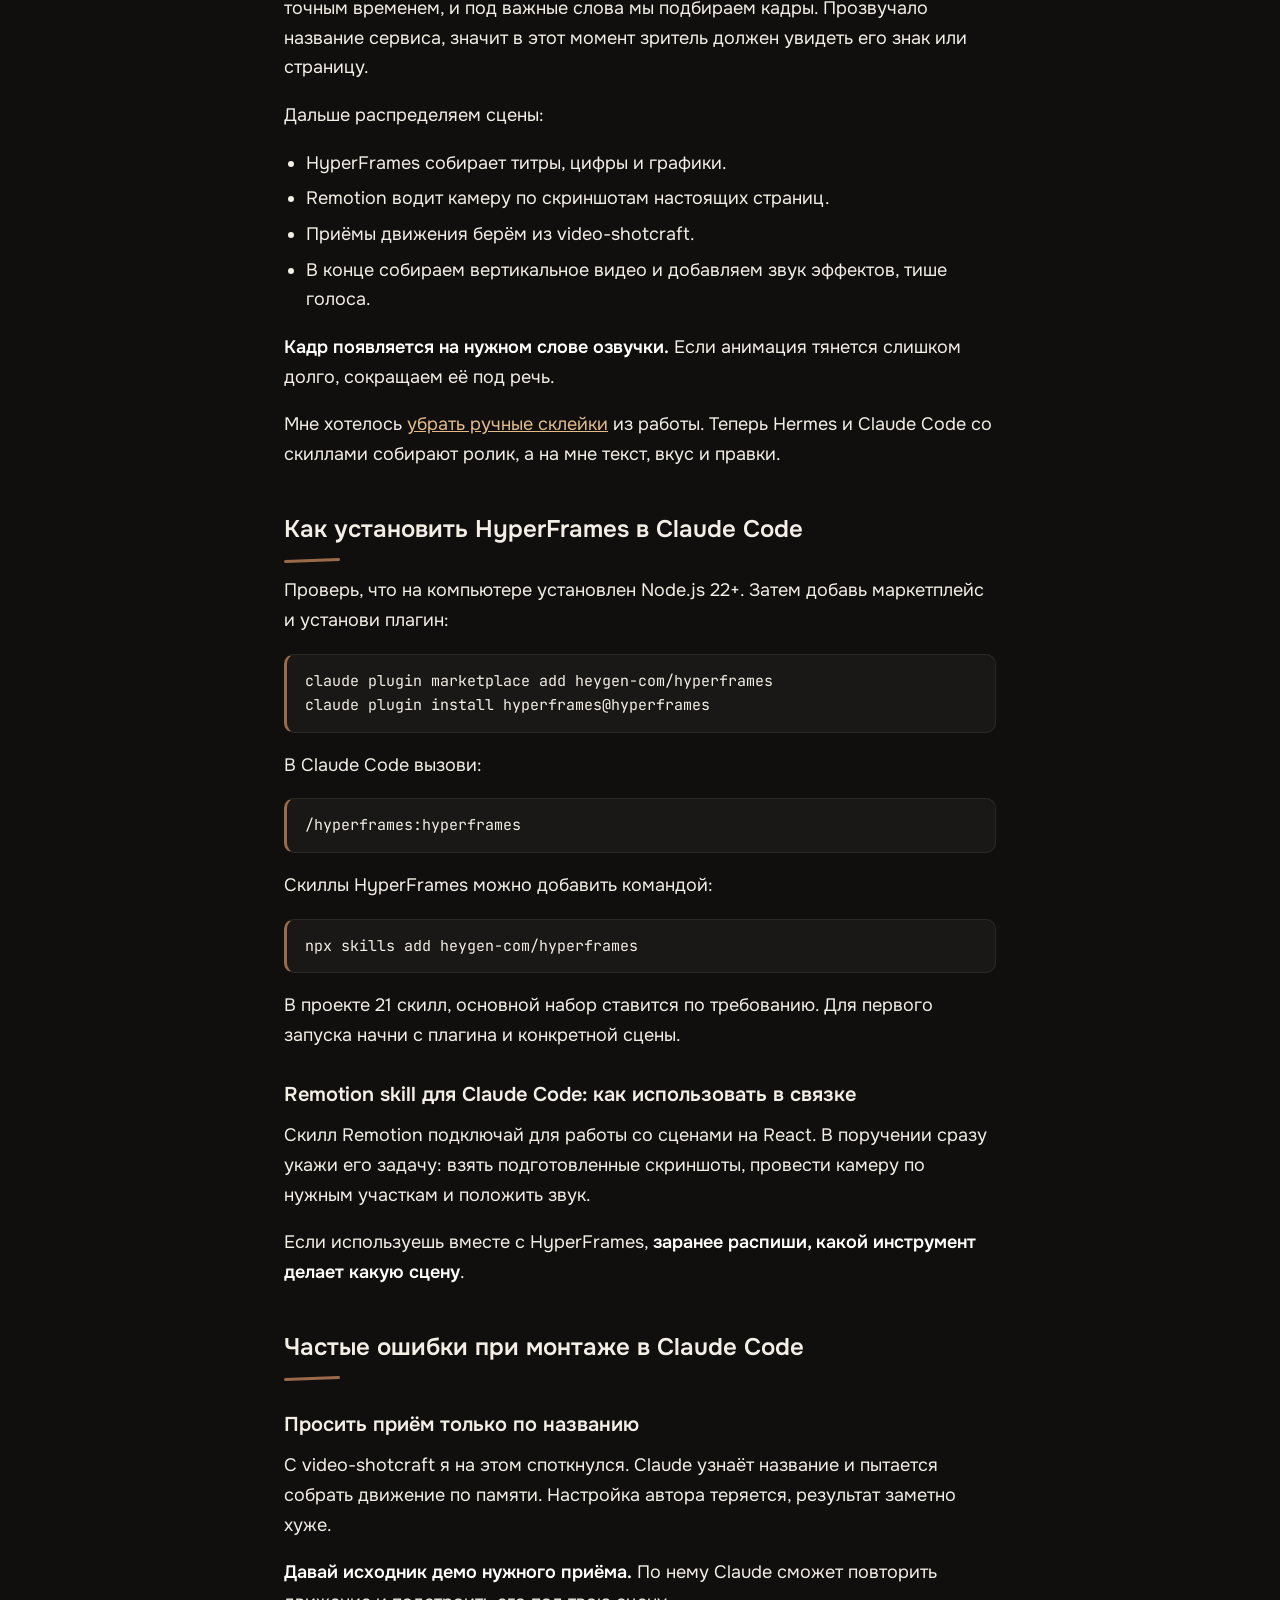
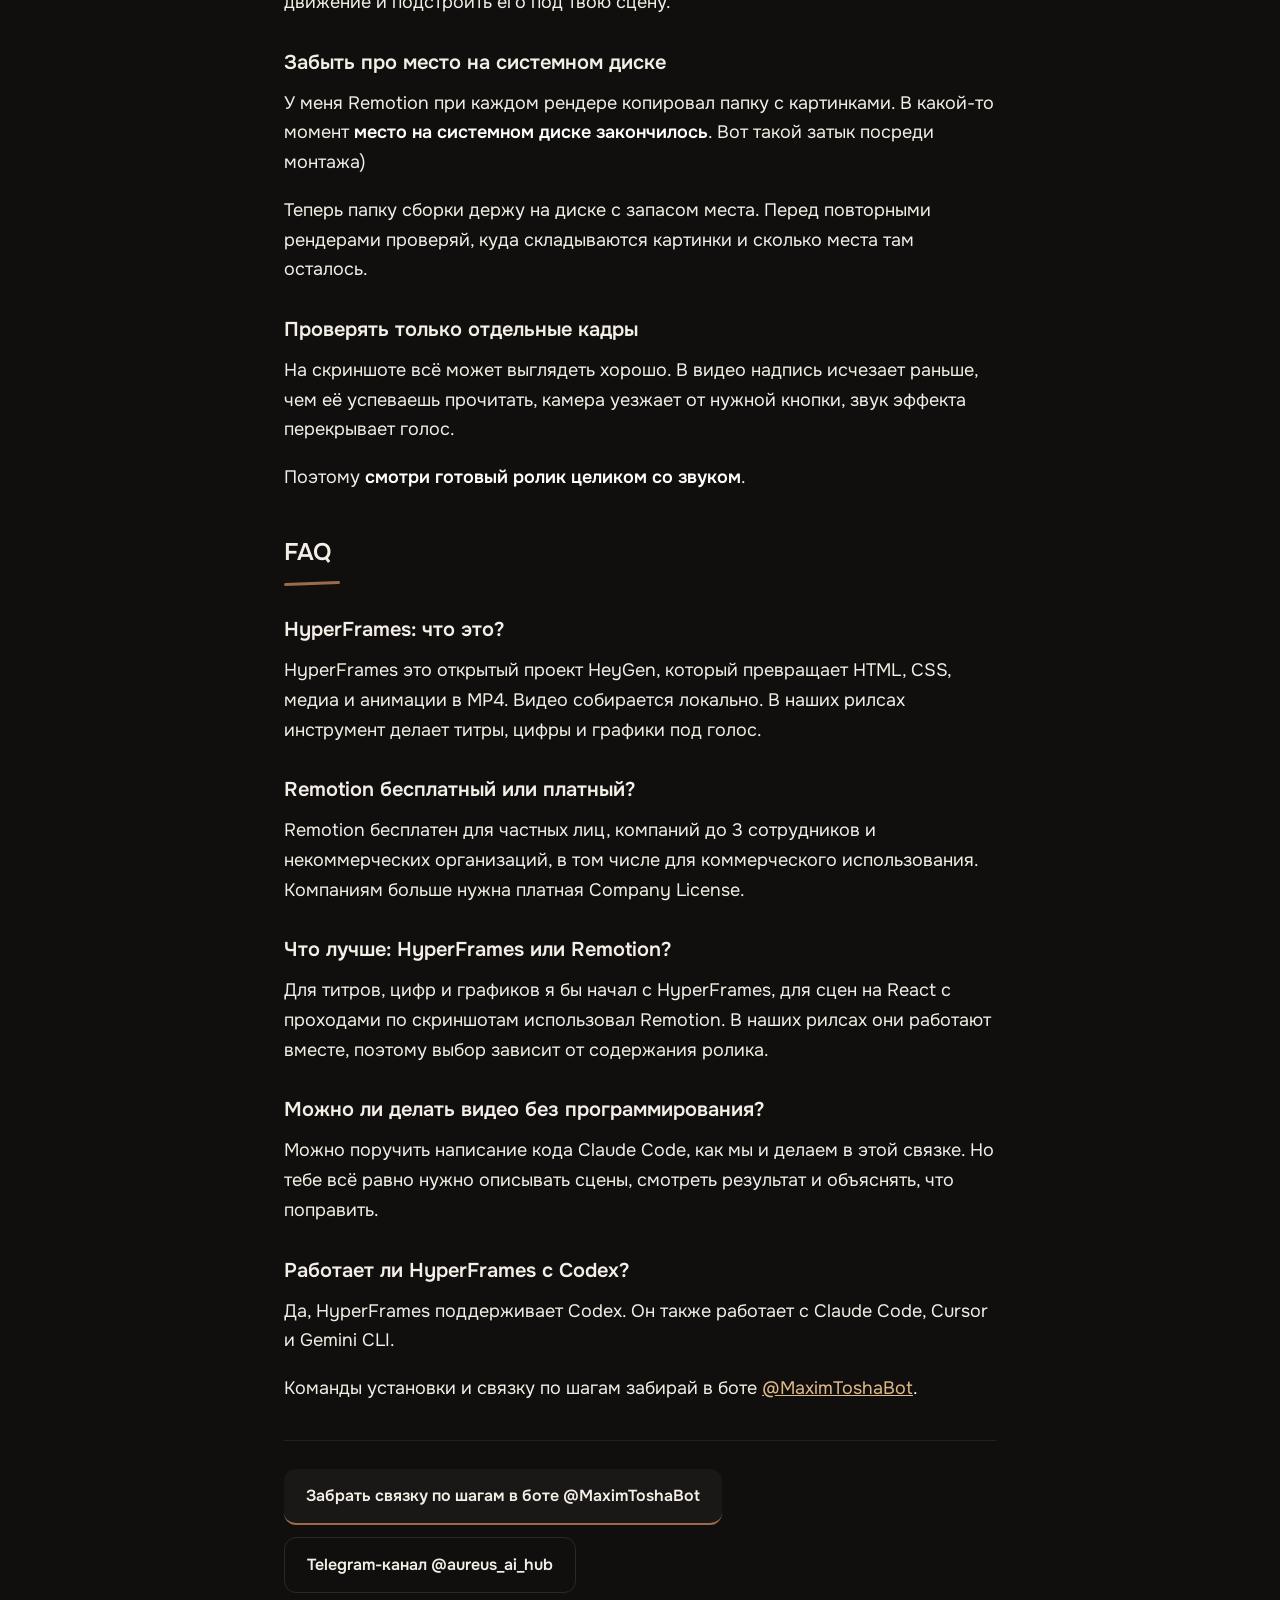
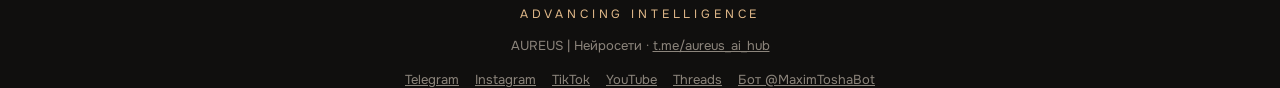
<file: blog/hyperframes-vs-remotion/index.html>
<!doctype html>
<html lang="ru">
<head>
<meta charset="utf-8">
<meta name="viewport" content="width=device-width, initial-scale=1">
<title>HyperFrames vs Remotion: видео в Claude Code · AUREUS</title>
<meta name="description" content="HyperFrames vs Remotion: таблица сравнения, бесплатна ли лицензия Remotion, команды установки в Claude Code и ошибки из практики. Разбираемся, что выбрать.">
<meta name="robots" content="index, follow, max-snippet:-1, max-image-preview:large">
<link rel="canonical" href="https://mgromov688-boop.github.io/blog/hyperframes-vs-remotion/">
<meta property="og:type" content="article">
<meta property="og:site_name" content="AUREUS | Нейросети">
<meta property="og:title" content="HyperFrames vs Remotion: видео кодом в Claude Code">
<meta property="og:description" content="HyperFrames vs Remotion: таблица сравнения, бесплатна ли лицензия Remotion, команды установки в Claude Code и ошибки из практики. Разбираемся, что выбрать.">
<meta property="og:url" content="https://mgromov688-boop.github.io/blog/hyperframes-vs-remotion/">
<meta property="og:image" content="https://mgromov688-boop.github.io/assets/aureus_logo_1200.jpg">
<meta property="og:locale" content="ru_RU">
<meta property="article:published_time" content="2026-10-12">
<meta name="twitter:card" content="summary_large_image">
<meta name="twitter:title" content="HyperFrames vs Remotion: видео кодом в Claude Code">
<meta name="twitter:description" content="HyperFrames vs Remotion: таблица сравнения, бесплатна ли лицензия Remotion, команды установки в Claude Code и ошибки из практики. Разбираемся, что выбрать.">
<meta name="twitter:image" content="https://mgromov688-boop.github.io/assets/aureus_logo_1200.jpg">
<link rel="icon" type="image/png" sizes="192x192" href="/assets/aureus_avatar_mark_192.png">
<link rel="apple-touch-icon" href="/apple-touch-icon.png">
<link rel="preconnect" href="https://fonts.googleapis.com">
<link href="https://fonts.googleapis.com/css2?family=Onest:wght@400;500;600&family=JetBrains+Mono:wght@400&display=swap" rel="stylesheet">
<link rel="stylesheet" href="/assets/site.css">
<script type="application/ld+json">
{
  "@context": "https://schema.org",
  "@graph": [
    {
      "@type": "Article",
      "@id": "https://mgromov688-boop.github.io/blog/hyperframes-vs-remotion/#article",
      "headline": "HyperFrames vs Remotion: что выбрать для видео кодом в Claude Code",
      "description": "HyperFrames vs Remotion: таблица сравнения, бесплатна ли лицензия Remotion, команды установки в Claude Code и ошибки из практики. Разбираемся, что выбрать.",
      "datePublished": "2026-10-12",
      "dateModified": "2026-10-12",
      "inLanguage": "ru",
      "mainEntityOfPage": "https://mgromov688-boop.github.io/blog/hyperframes-vs-remotion/",
      "url": "https://mgromov688-boop.github.io/blog/hyperframes-vs-remotion/",
      "image": "https://mgromov688-boop.github.io/assets/aureus_logo_1200.jpg",
      "author": {
        "@type": "Organization",
        "@id": "https://mgromov688-boop.github.io/#org",
        "name": "AUREUS | Нейросети"
      },
      "publisher": {
        "@type": "Organization",
        "@id": "https://mgromov688-boop.github.io/#org",
        "name": "AUREUS | Нейросети"
      },
      "about": [
        {
          "@type": "SoftwareApplication",
          "name": "HyperFrames",
          "url": "https://github.com/heygen-com/hyperframes"
        },
        {
          "@type": "SoftwareApplication",
          "name": "Remotion",
          "url": "https://www.remotion.dev/"
        }
      ],
      "isPartOf": {
        "@type": "Blog",
        "@id": "https://mgromov688-boop.github.io/blog/#blog"
      }
    },
    {
      "@type": "Organization",
      "@id": "https://mgromov688-boop.github.io/#org",
      "name": "AUREUS | Нейросети",
      "alternateName": "aureus_ai_hub",
      "url": "https://mgromov688-boop.github.io/",
      "logo": {
        "@type": "ImageObject",
        "url": "https://mgromov688-boop.github.io/assets/aureus_logo_1200.jpg",
        "width": 1200,
        "height": 1200
      },
      "sameAs": [
        "https://t.me/aureus_ai_hub",
        "https://www.instagram.com/aureus_ai_hub/",
        "https://www.tiktok.com/@aureus_ai_hub",
        "https://www.youtube.com/@aureus_ai_hub",
        "https://www.youtube.com/channel/UCxvb_2dgvJiUAKXavV8NHvQ",
        "https://www.threads.com/@aureus_ai_hub",
        "https://t.me/MaximToshaBot"
      ]
    },
    {
      "@type": "BreadcrumbList",
      "itemListElement": [
        {
          "@type": "ListItem",
          "position": 1,
          "name": "AUREUS | Нейросети",
          "item": "https://mgromov688-boop.github.io/"
        },
        {
          "@type": "ListItem",
          "position": 2,
          "name": "Блог",
          "item": "https://mgromov688-boop.github.io/blog/"
        },
        {
          "@type": "ListItem",
          "position": 3,
          "name": "HyperFrames vs Remotion: что выбрать для видео кодом в Claude Code",
          "item": "https://mgromov688-boop.github.io/blog/hyperframes-vs-remotion/"
        }
      ]
    },
    {
      "@type": "FAQPage",
      "@id": "https://mgromov688-boop.github.io/blog/hyperframes-vs-remotion/#faq",
      "url": "https://mgromov688-boop.github.io/blog/hyperframes-vs-remotion/",
      "inLanguage": "ru",
      "isPartOf": {
        "@id": "https://mgromov688-boop.github.io/blog/hyperframes-vs-remotion/#article"
      },
      "mainEntity": [
        {
          "@type": "Question",
          "name": "HyperFrames: что это?",
          "acceptedAnswer": {
            "@type": "Answer",
            "text": "HyperFrames это открытый проект HeyGen, который превращает HTML, CSS, медиа и анимации в MP4. Видео собирается локально. В наших рилсах инструмент делает титры, цифры и графики под голос."
          }
        },
        {
          "@type": "Question",
          "name": "Remotion бесплатный или платный?",
          "acceptedAnswer": {
            "@type": "Answer",
            "text": "Remotion бесплатен для частных лиц, компаний до 3 сотрудников и некоммерческих организаций, в том числе для коммерческого использования. Компаниям больше нужна платная Company License."
          }
        },
        {
          "@type": "Question",
          "name": "Что лучше: HyperFrames или Remotion?",
          "acceptedAnswer": {
            "@type": "Answer",
            "text": "Для титров, цифр и графиков я бы начал с HyperFrames, для сцен на React с проходами по скриншотам использовал Remotion. В наших рилсах они работают вместе, поэтому выбор зависит от содержания ролика."
          }
        },
        {
          "@type": "Question",
          "name": "Можно ли делать видео без программирования?",
          "acceptedAnswer": {
            "@type": "Answer",
            "text": "Можно поручить написание кода Claude Code, как мы и делаем в этой связке. Но тебе всё равно нужно описывать сцены, смотреть результат и объяснять, что поправить."
          }
        },
        {
          "@type": "Question",
          "name": "Работает ли HyperFrames с Codex?",
          "acceptedAnswer": {
            "@type": "Answer",
            "text": "Да, HyperFrames поддерживает Codex. Он также работает с Claude Code, Cursor и Gemini CLI."
          }
        }
      ]
    }
  ]
}
</script>
</head>
<body>
<header class="wrap top"><a class="brand" href="/">AUREUS | Нейросети</a><a class="tg" href="https://t.me/aureus_ai_hub">@aureus_ai_hub</a></header>
<main class="wrap">
  <nav class="crumbs"><a href="/">Главная</a> / <a href="/blog/">Блог</a></nav>
  <article>
    <h1>HyperFrames vs Remotion: что выбрать для видео кодом в Claude Code</h1>
    <p class="meta"><time datetime="2026-10-12">12.10.2026</time> · AUREUS | Нейросети</p>
<p>Если выбираешь HyperFrames vs Remotion для роликов в Claude Code, я бы начал с задачи: <strong>титры, цифры и графики под голос делаем в HyperFrames, движение по скриншотам и звук собираем в Remotion</strong>. Для первого ролика бери тот инструмент, который нужен твоим сценам. В наших рилсах они работают вместе.</p>
<h2>Что такое HyperFrames и как он делает видео</h2>
<p>HyperFrames это открытый проект HeyGen. Он превращает HTML, CSS, медиа и анимации в MP4: Claude Code пишет сцену как веб-страницу, затем HyperFrames собирает видео у тебя на компьютере.</p>
<p>В нашей связке ему достаются <strong>титры, цифры и графики под голос</strong>.</p>
<p>У HyperFrames лицензия Apache-2.0, локальная сборка видео бесплатна. Для запуска нужен Node.js 22+ (среда, которая позволяет запускать JavaScript на компьютере, как в браузере).</p>
<h2>Remotion: что это и зачем нужен React</h2>
<p>Remotion собирает видео из сцен на React (конструкторе, на котором делают сайты). В нашем процессе он водит камеру по скриншотам настоящих страниц и кладёт звук.</p>
<p>Это удобно для обзоров сервисов: зритель видит <strong>настоящий интерфейс</strong>, нужную кнопку или фрагмент страницы.</p>
<p>Remotion бесплатен для частных лиц, компаний до 3 сотрудников и некоммерческих организаций, в том числе для коммерческого использования. Компаниям больше нужна платная Company License. В Remotion 5.0 условия лицензии немного изменятся.</p>
<h2>HyperFrames vs Remotion: сравнение</h2>
<div class="table-wrap" role="region" aria-label="Сравнение HyperFrames и Remotion" tabindex="0">
<table>
<thead><tr><th scope="col">Что сравниваем</th><th scope="col">HyperFrames</th><th scope="col">Remotion</th></tr></thead>
<tbody>
<tr><th scope="row">Из чего сцена</th><td>HTML, CSS, медиа и анимации</td><td>Компоненты React</td></tr>
<tr><th scope="row">Кто пишет код в нашей связке</th><td>Claude Code по описанию сцены</td><td>Claude Code по описанию сцены</td></tr>
<tr><th scope="row">Лицензия и цена</th><td>Apache-2.0, локальная сборка бесплатна</td><td>Бесплатно для частных лиц, компаний до 3 сотрудников и некоммерческих организаций. Для компаний больше нужна Company License</td></tr>
<tr><th scope="row">Как подключаем к Claude Code</th><td>Плагин HyperFrames или скиллы</td><td>Скилл для работы с Remotion и проект на React</td></tr>
<tr><th scope="row">Для чего берём в наших рилсах</th><td>Титры, цифры, графики под голос</td><td>Движение по скриншотам страниц и звук</td></tr>
<tr><th scope="row">Что придётся проверять</th><td>Читаемость графики и совпадение с озвучкой</td><td>Движение камеры, звук и место для сборки</td></tr>
<tr><th scope="row">Звёзды на GitHub</th><td>Около 60 900</td><td>Около 63 300</td></tr>
</tbody>
</table>
</div>
<p>Данные сверены 11.10.2026: HyperFrames v0.8.149 от 11.10.2026, Remotion v4.0.534 от 07.10.2026. При выборе <strong>смотри на свои сцены</strong>.</p>
<h2>Что лучше: HyperFrames или Remotion для твоего ролика</h2>
<h3>Нужны титры и графики под голос</h3>
<p>Я бы начал с HyperFrames. Опиши Claude Code, какую мысль должен передать кадр: показать рост числа, выделить важное слово, собрать сравнение на графике.</p>
<p>Сразу дай озвучку и время нужного фрагмента. Тогда надпись появится там, где ты о ней говоришь.</p>
<h3>Показываешь сайт или сервис</h3>
<p>В нашей связке эту задачу делает Remotion. Сначала нужны скриншоты настоящей страницы, затем движение по ним.</p>
<p>В поручении Claude Code укажи, куда смотреть зрителю. Мало попросить сделать «красивый пролёт». Камера должна показывать кнопку, текст или результат работы сервиса.</p>
<h3>В ролике есть и страницы, и анимированные цифры</h3>
<p>Тут я использую <strong>оба инструмента</strong>. HyperFrames собирает сцены с графикой, Remotion отвечает за проходы по страницам и звук.</p>
<p>Но это добавляет работу по стыковке. Нужно проверить, совпадают ли сцены по времени, читаются ли надписи и попадают ли смены кадров в озвучку.</p>
<h3>Ты уже работаешь с React</h3>
<p>Есть смысл начать с Remotion: сцены будут в знакомом тебе виде. Если же ближе HTML и CSS, HyperFrames даст более привычную отправную точку.</p>
<p>Мой совет: <strong>возьми сцену из своего будущего ролика и собери её целиком со звуком</strong>.</p>
<h2>Как мы используем HyperFrames и Remotion вместе</h2>
<p>У нас всё начинается с озвучки. Claude Code раскладывает её по словам с точным временем, и под важные слова мы подбираем кадры. Прозвучало название сервиса, значит в этот момент зритель должен увидеть его знак или страницу.</p>
<p>Дальше распределяем сцены:</p>
<ul>
<li>HyperFrames собирает титры, цифры и графики.</li>
<li>Remotion водит камеру по скриншотам настоящих страниц.</li>
<li>Приёмы движения берём из video-shotcraft.</li>
<li>В конце собираем вертикальное видео и добавляем звук эффектов, тише голоса.</li>
</ul>
<p><strong>Кадр появляется на нужном слове озвучки.</strong> Если анимация тянется слишком долго, сокращаем её под речь.</p>
<p>Мне хотелось <a href="/blog/claude-code-3-skilla-montazh/">убрать ручные склейки</a> из работы. Теперь Hermes и Claude Code со скиллами собирают ролик, а на мне текст, вкус и правки.</p>
<h2>Как установить HyperFrames в Claude Code</h2>
<p>Проверь, что на компьютере установлен Node.js 22+. Затем добавь маркетплейс и установи плагин:</p>
<pre class="code" data-lang="bash"><code>claude plugin marketplace add heygen-com/hyperframes
claude plugin install hyperframes@hyperframes</code></pre>
<p>В Claude Code вызови:</p>
<pre class="code" data-lang="text"><code>/hyperframes:hyperframes</code></pre>
<p>Скиллы HyperFrames можно добавить командой:</p>
<pre class="code" data-lang="bash"><code>npx skills add heygen-com/hyperframes</code></pre>
<p>В проекте 21 скилл, основной набор ставится по требованию. Для первого запуска начни с плагина и конкретной сцены.</p>
<h3>Remotion skill для Claude Code: как использовать в связке</h3>
<p>Скилл Remotion подключай для работы со сценами на React. В поручении сразу укажи его задачу: взять подготовленные скриншоты, провести камеру по нужным участкам и положить звук.</p>
<p>Если используешь вместе с HyperFrames, <strong>заранее распиши, какой инструмент делает какую сцену</strong>.</p>
<h2>Частые ошибки при монтаже в Claude Code</h2>
<h3>Просить приём только по названию</h3>
<p>С video-shotcraft я на этом споткнулся. Claude узнаёт название и пытается собрать движение по памяти. Настройка автора теряется, результат заметно хуже.</p>
<p><strong>Давай исходник демо нужного приёма.</strong> По нему Claude сможет повторить движение и подстроить его под твою сцену.</p>
<h3>Забыть про место на системном диске</h3>
<p>У меня Remotion при каждом рендере копировал папку с картинками. В какой-то момент <strong>место на системном диске закончилось</strong>. Вот такой затык посреди монтажа)</p>
<p>Теперь папку сборки держу на диске с запасом места. Перед повторными рендерами проверяй, куда складываются картинки и сколько места там осталось.</p>
<h3>Проверять только отдельные кадры</h3>
<p>На скриншоте всё может выглядеть хорошо. В видео надпись исчезает раньше, чем её успеваешь прочитать, камера уезжает от нужной кнопки, звук эффекта перекрывает голос.</p>
<p>Поэтому <strong>смотри готовый ролик целиком со звуком</strong>.</p>
<section class="faq" id="faq">
<h2>FAQ</h2>
<h3>HyperFrames: что это?</h3>
<p>HyperFrames это открытый проект HeyGen, который превращает HTML, CSS, медиа и анимации в MP4. Видео собирается локально. В наших рилсах инструмент делает титры, цифры и графики под голос.</p>
<h3>Remotion бесплатный или платный?</h3>
<p>Remotion бесплатен для частных лиц, компаний до 3 сотрудников и некоммерческих организаций, в том числе для коммерческого использования. Компаниям больше нужна платная Company License.</p>
<h3>Что лучше: HyperFrames или Remotion?</h3>
<p>Для титров, цифр и графиков я бы начал с HyperFrames, для сцен на React с проходами по скриншотам использовал Remotion. В наших рилсах они работают вместе, поэтому выбор зависит от содержания ролика.</p>
<h3>Можно ли делать видео без программирования?</h3>
<p>Можно поручить написание кода Claude Code, как мы и делаем в этой связке. Но тебе всё равно нужно описывать сцены, смотреть результат и объяснять, что поправить.</p>
<h3>Работает ли HyperFrames с Codex?</h3>
<p>Да, HyperFrames поддерживает Codex. Он также работает с Claude Code, Cursor и Gemini CLI.</p>
</section>
<p>Команды установки и связку по шагам забирай в боте <a href="https://t.me/MaximToshaBot?start=skills3_site">@MaximToshaBot</a>.</p>
  </article>
  <aside class="next">
    <a class="cta" href="https://t.me/MaximToshaBot?start=skills3_site">Забрать связку по шагам в боте @MaximToshaBot</a>
    <a class="cta ghost" href="https://t.me/aureus_ai_hub">Telegram-канал @aureus_ai_hub</a>
  </aside>
</main>
<footer class="wrap">
  <span class="tag">ADVANCING INTELLIGENCE</span>
  AUREUS | Нейросети · <a href="https://t.me/aureus_ai_hub">t.me/aureus_ai_hub</a>
  <nav aria-label="AUREUS | Нейросети в соцсетях">
    <a href="https://t.me/aureus_ai_hub" rel="me">Telegram</a>
    <a href="https://www.instagram.com/aureus_ai_hub/" rel="me">Instagram</a>
    <a href="https://www.tiktok.com/@aureus_ai_hub" rel="me">TikTok</a>
    <a href="https://www.youtube.com/@aureus_ai_hub" rel="me">YouTube</a>
    <a href="https://www.threads.com/@aureus_ai_hub" rel="me">Threads</a>
    <a href="https://t.me/MaximToshaBot?start=skills3_site">Бот @MaximToshaBot</a>
  </nav>
</footer>
</body>
</html>
</file>
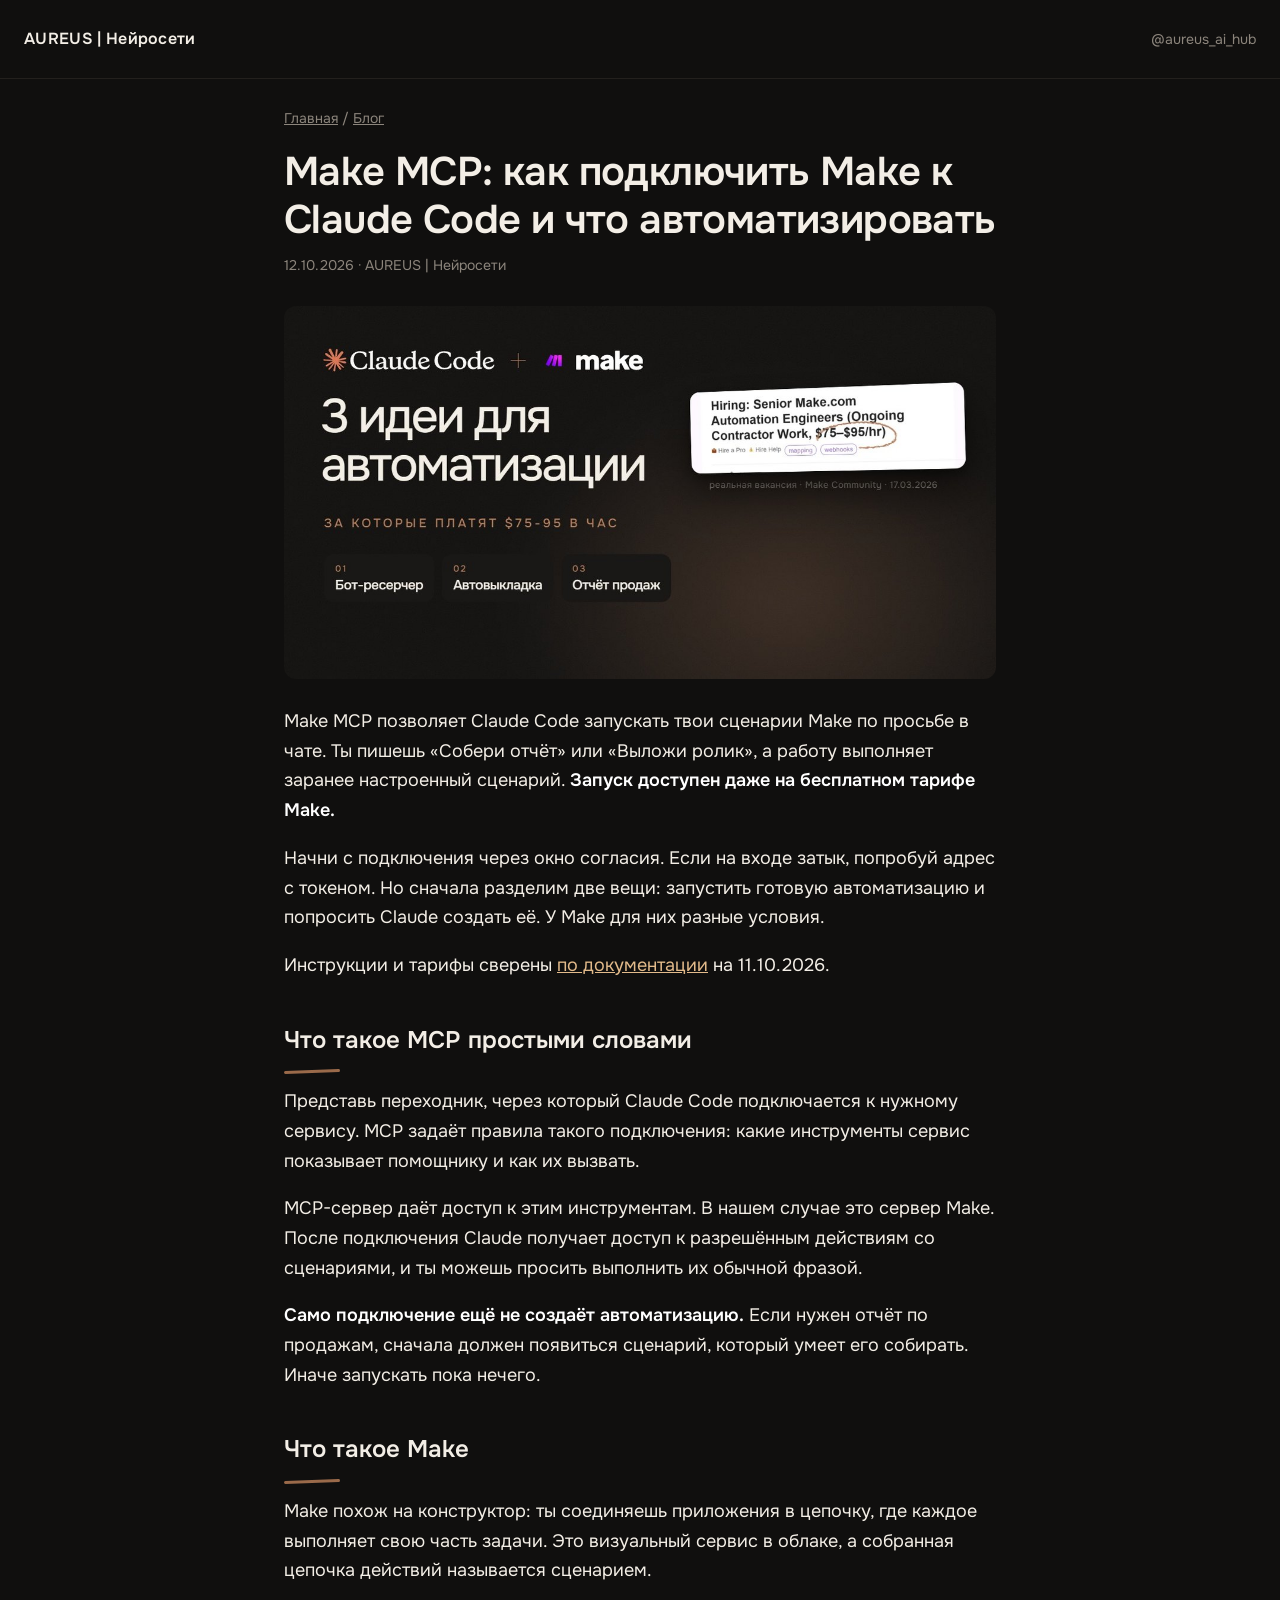
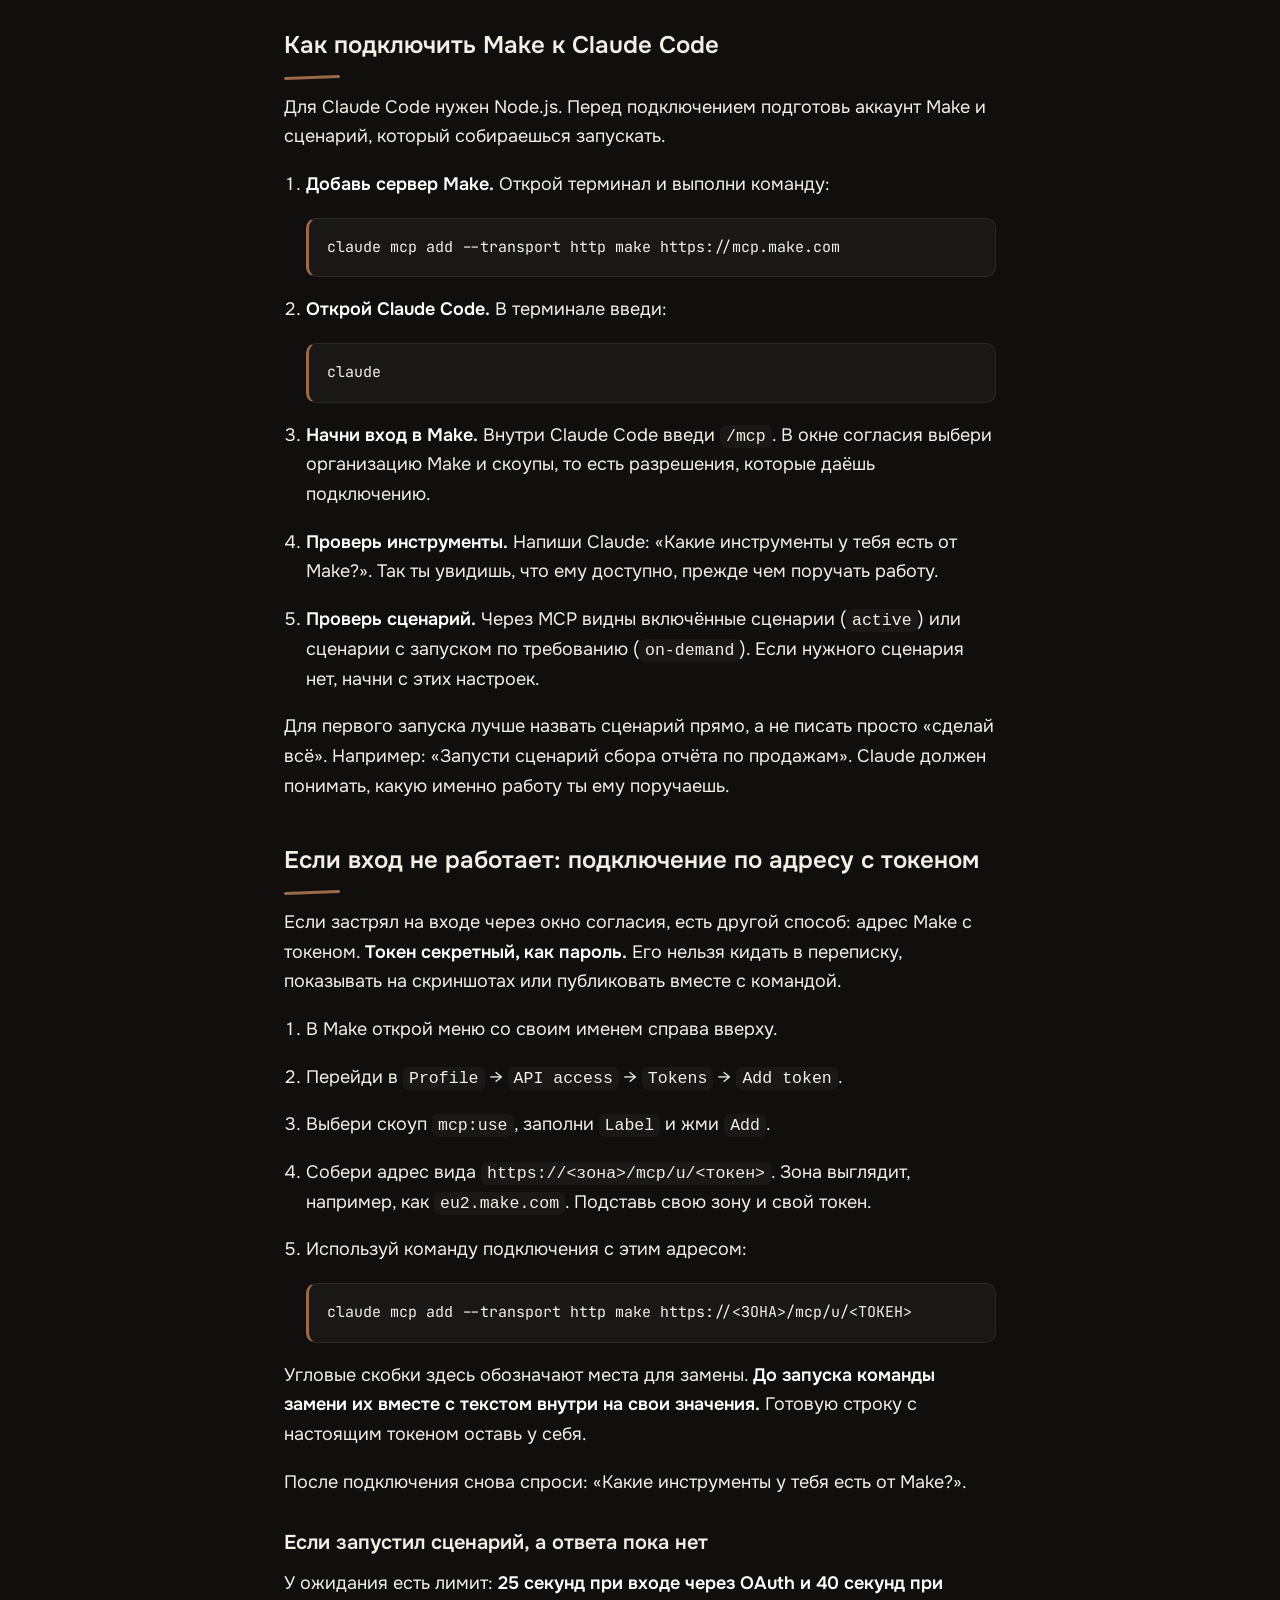
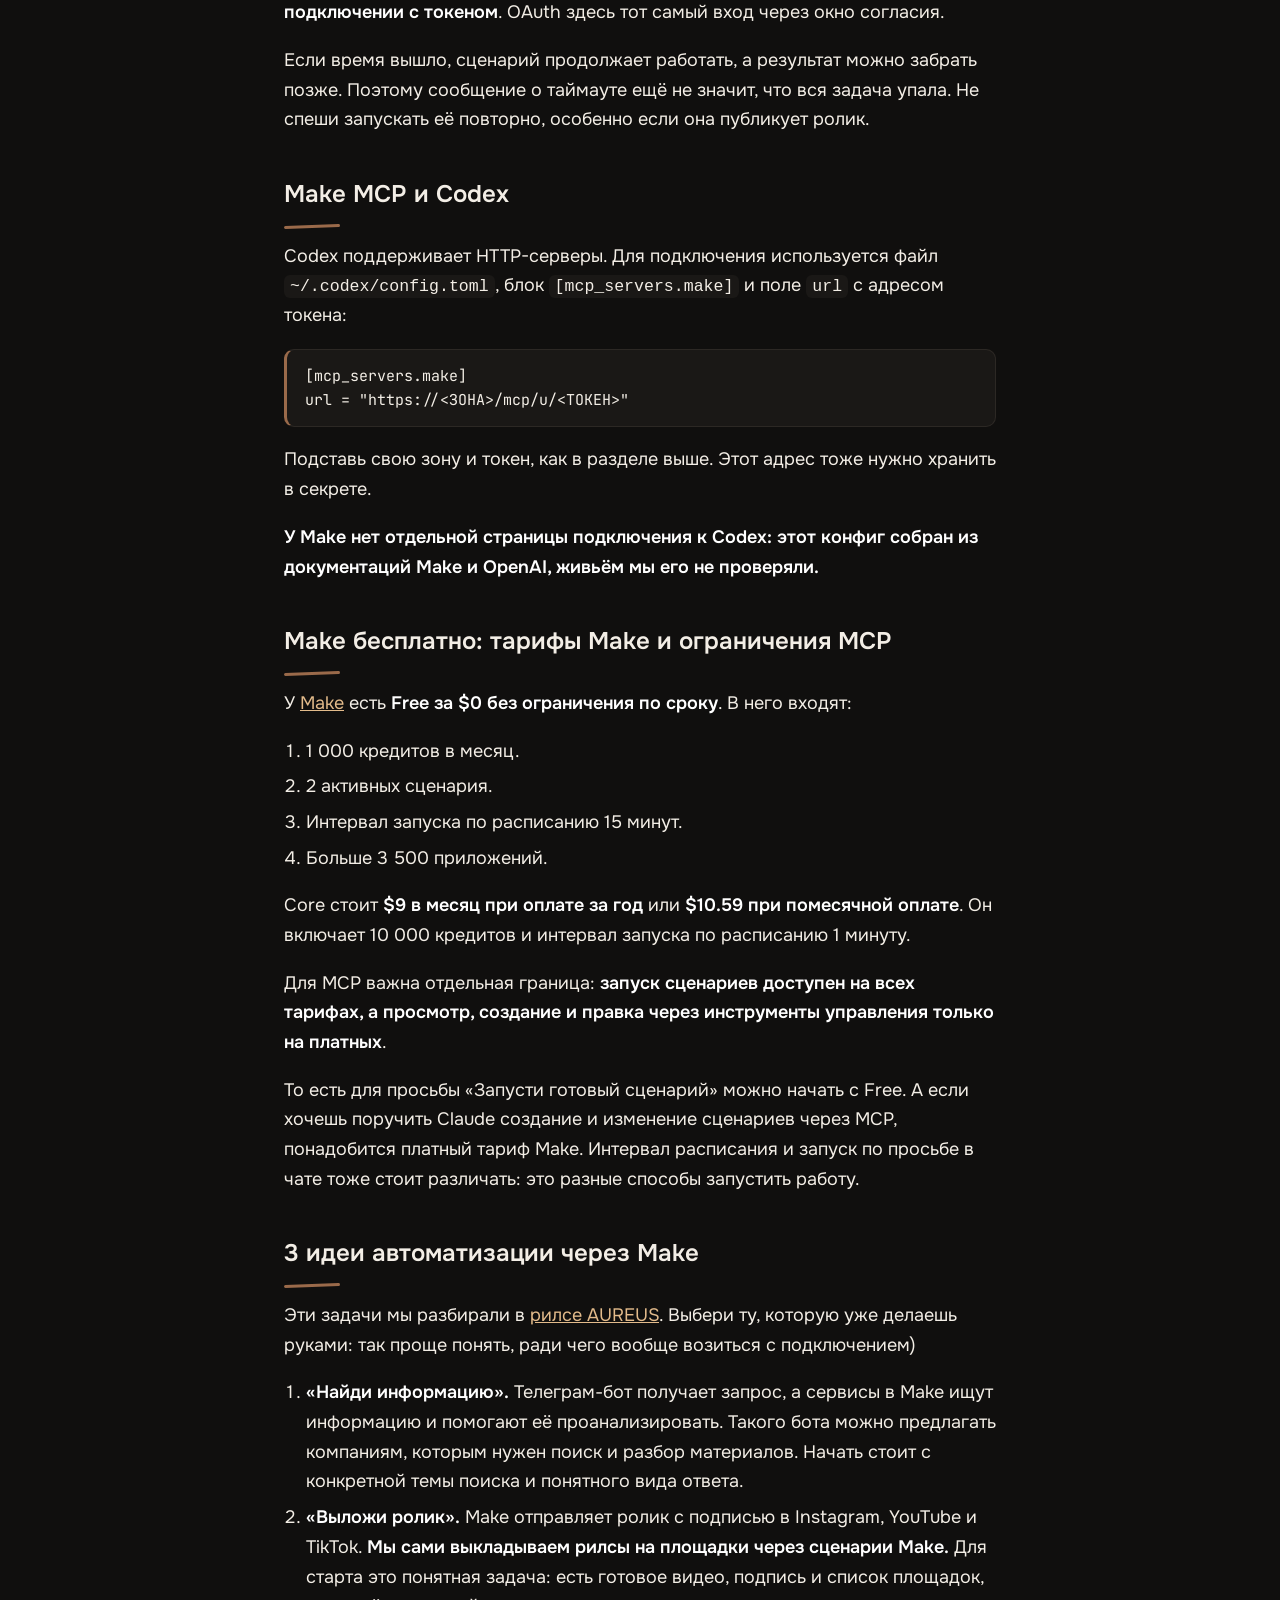
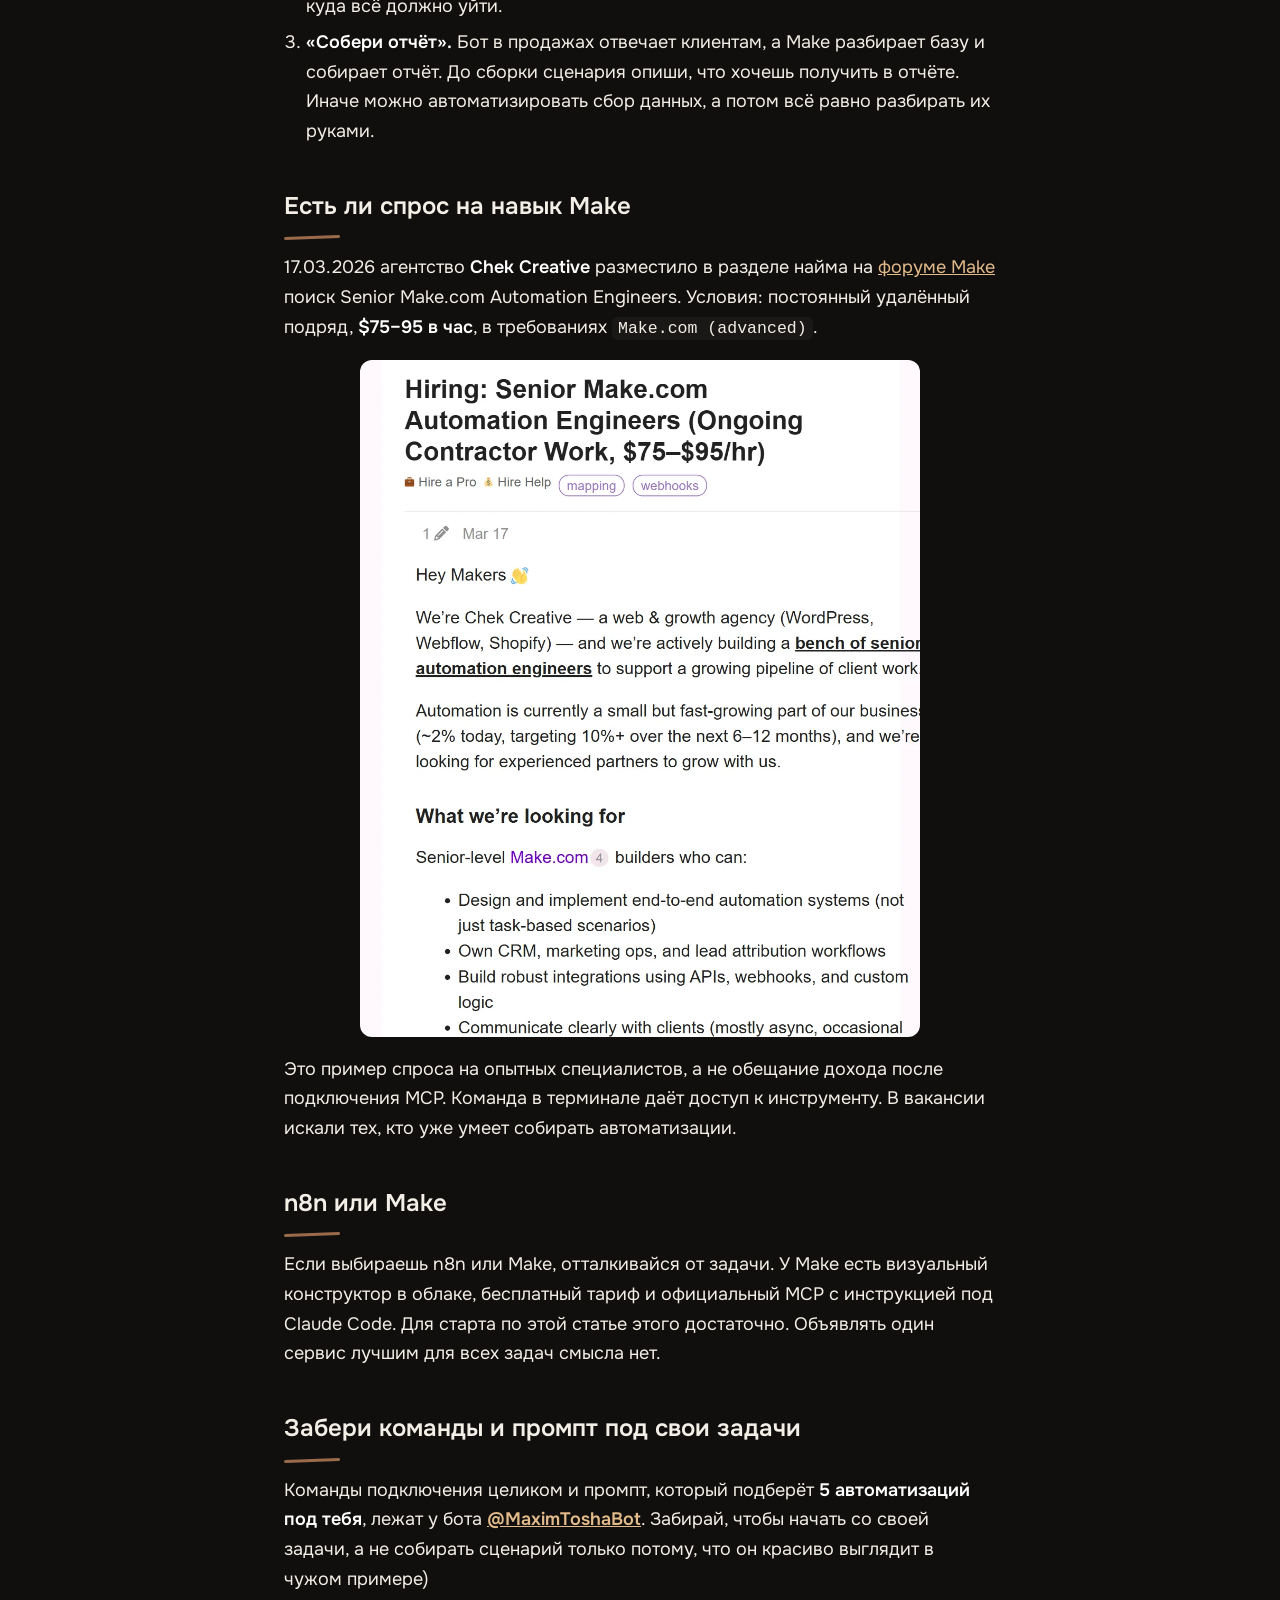
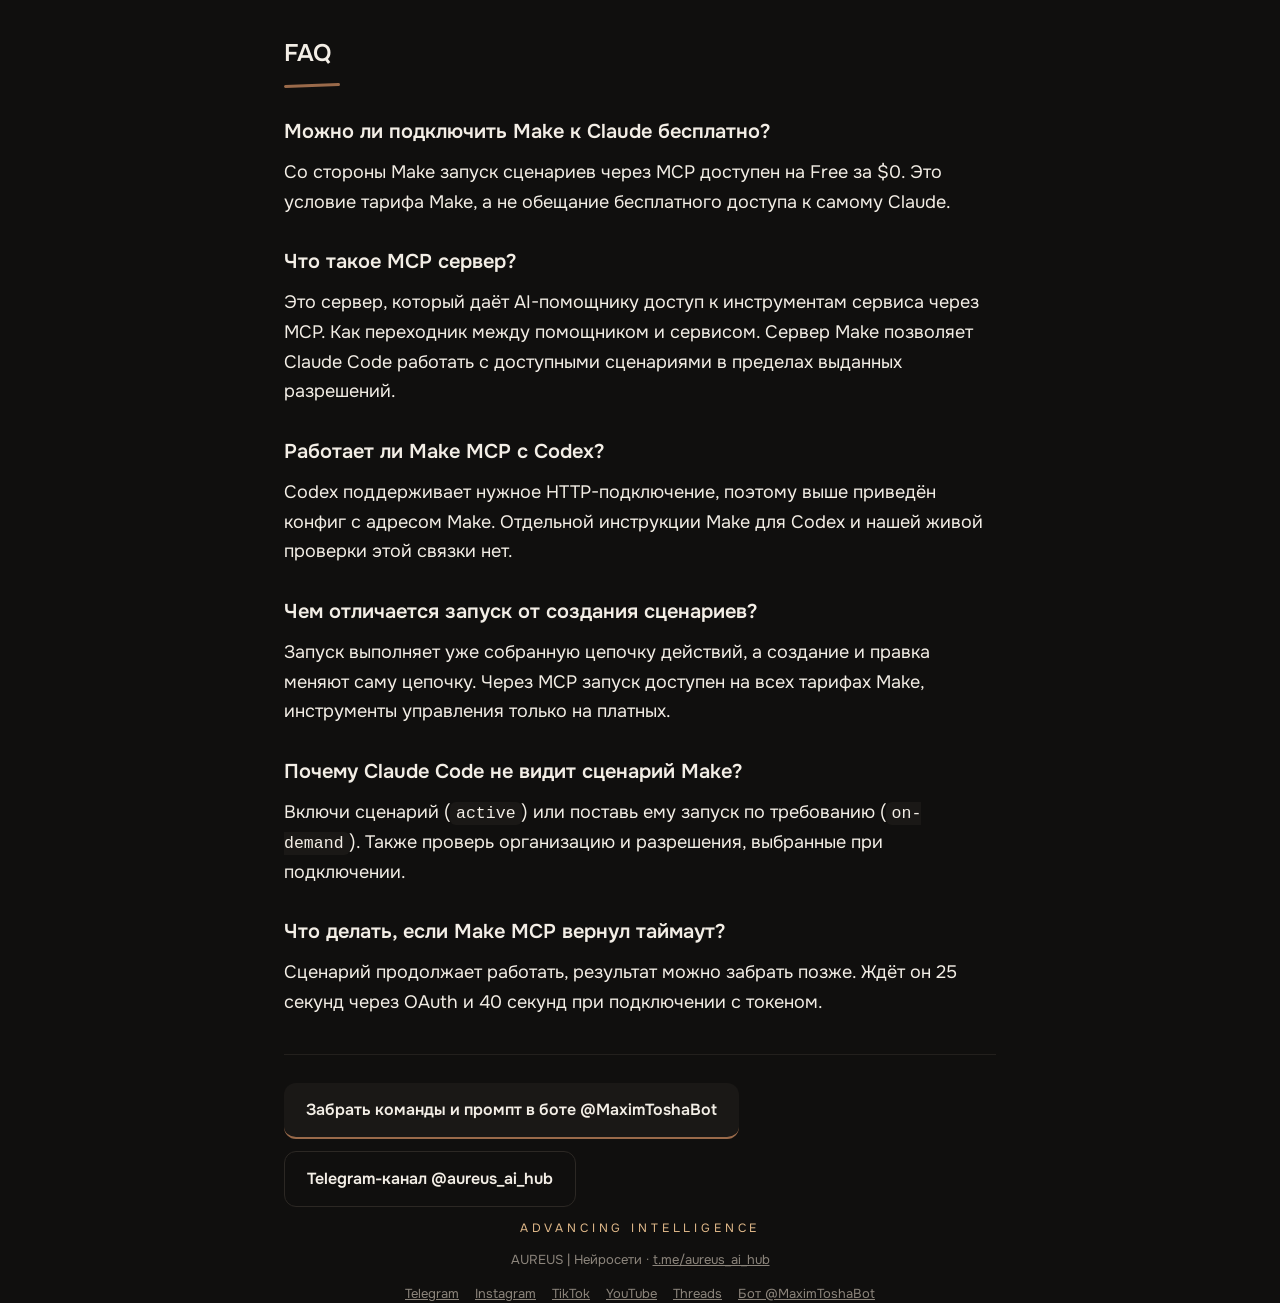
<file: blog/make-mcp-claude-code/index.html>
<!doctype html>
<html lang="ru">
<head>
<meta charset="utf-8">
<meta name="viewport" content="width=device-width, initial-scale=1">
<title>Make MCP: как подключить Make к Claude Code · AUREUS</title>
<meta name="description" content="Подключи Make MCP к Claude Code: команды, вход через токен, бесплатный тариф и идеи автоматизации. Разбираем запуск сценариев, создание и настройку Codex.">
<meta name="robots" content="index, follow, max-snippet:-1, max-image-preview:large">
<link rel="canonical" href="https://mgromov688-boop.github.io/blog/make-mcp-claude-code/">
<meta property="og:type" content="article">
<meta property="og:site_name" content="AUREUS | Нейросети">
<meta property="og:title" content="Make MCP: как подключить Make к Claude Code">
<meta property="og:description" content="Подключи Make MCP к Claude Code: команды, вход через токен, бесплатный тариф и идеи автоматизации. Разбираем запуск сценариев, создание и настройку Codex.">
<meta property="og:url" content="https://mgromov688-boop.github.io/blog/make-mcp-claude-code/">
<meta property="og:image" content="https://mgromov688-boop.github.io/blog/make-mcp-claude-code/cover.jpg">
<meta property="og:image:width" content="1200">
<meta property="og:image:height" content="630">
<meta property="og:image:alt" content="Claude Code и Make: вакансия Make.com за $75–95 в час и три идеи автоматизации">
<meta property="og:locale" content="ru_RU">
<meta property="article:published_time" content="2026-10-12">
<meta name="twitter:card" content="summary_large_image">
<meta name="twitter:title" content="Make MCP: как подключить Make к Claude Code">
<meta name="twitter:description" content="Подключи Make MCP к Claude Code: команды, вход через токен, бесплатный тариф и идеи автоматизации. Разбираем запуск сценариев, создание и настройку Codex.">
<meta name="twitter:image" content="https://mgromov688-boop.github.io/blog/make-mcp-claude-code/cover.jpg">
<meta name="twitter:image:alt" content="Claude Code и Make: вакансия Make.com за $75–95 в час и три идеи автоматизации">
<link rel="icon" type="image/png" sizes="192x192" href="/assets/aureus_avatar_mark_192.png">
<link rel="apple-touch-icon" href="/apple-touch-icon.png">
<link rel="preconnect" href="https://fonts.googleapis.com">
<link href="https://fonts.googleapis.com/css2?family=Onest:wght@400;500;600&family=JetBrains+Mono:wght@400&display=swap" rel="stylesheet">
<link rel="stylesheet" href="/assets/site.css">
<script type="application/ld+json">
{
  "@context": "https://schema.org",
  "@graph": [
    {
      "@type": "Article",
      "@id": "https://mgromov688-boop.github.io/blog/make-mcp-claude-code/#article",
      "headline": "Make MCP: как подключить Make к Claude Code и что автоматизировать",
      "description": "Подключи Make MCP к Claude Code: команды, вход через токен, бесплатный тариф и идеи автоматизации. Разбираем запуск сценариев, создание и настройку Codex.",
      "datePublished": "2026-10-12",
      "dateModified": "2026-10-12",
      "inLanguage": "ru",
      "mainEntityOfPage": "https://mgromov688-boop.github.io/blog/make-mcp-claude-code/",
      "url": "https://mgromov688-boop.github.io/blog/make-mcp-claude-code/",
      "image": {
        "@type": "ImageObject",
        "url": "https://mgromov688-boop.github.io/blog/make-mcp-claude-code/cover.jpg",
        "width": 1200,
        "height": 630
      },
      "author": {
        "@type": "Organization",
        "@id": "https://mgromov688-boop.github.io/#org",
        "name": "AUREUS | Нейросети"
      },
      "publisher": {
        "@type": "Organization",
        "@id": "https://mgromov688-boop.github.io/#org",
        "name": "AUREUS | Нейросети"
      },
      "about": [
        {
          "@type": "SoftwareApplication",
          "name": "Make",
          "url": "https://www.make.com/"
        },
        {
          "@type": "SoftwareApplication",
          "name": "Claude Code",
          "url": "https://www.anthropic.com/claude-code"
        }
      ],
      "isPartOf": {
        "@type": "Blog",
        "@id": "https://mgromov688-boop.github.io/blog/#blog"
      }
    },
    {
      "@type": "Organization",
      "@id": "https://mgromov688-boop.github.io/#org",
      "name": "AUREUS | Нейросети",
      "alternateName": "aureus_ai_hub",
      "url": "https://mgromov688-boop.github.io/",
      "logo": {
        "@type": "ImageObject",
        "url": "https://mgromov688-boop.github.io/assets/aureus_logo_1200.jpg",
        "width": 1200,
        "height": 1200
      },
      "sameAs": [
        "https://t.me/aureus_ai_hub",
        "https://www.instagram.com/aureus_ai_hub/",
        "https://www.tiktok.com/@aureus_ai_hub",
        "https://www.youtube.com/@aureus_ai_hub",
        "https://www.youtube.com/channel/UCxvb_2dgvJiUAKXavV8NHvQ",
        "https://www.threads.com/@aureus_ai_hub",
        "https://t.me/MaximToshaBot"
      ]
    },
    {
      "@type": "BreadcrumbList",
      "itemListElement": [
        {
          "@type": "ListItem",
          "position": 1,
          "name": "AUREUS | Нейросети",
          "item": "https://mgromov688-boop.github.io/"
        },
        {
          "@type": "ListItem",
          "position": 2,
          "name": "Блог",
          "item": "https://mgromov688-boop.github.io/blog/"
        },
        {
          "@type": "ListItem",
          "position": 3,
          "name": "Make MCP: как подключить Make к Claude Code и что автоматизировать",
          "item": "https://mgromov688-boop.github.io/blog/make-mcp-claude-code/"
        }
      ]
    },
    {
      "@type": "FAQPage",
      "@id": "https://mgromov688-boop.github.io/blog/make-mcp-claude-code/#faq",
      "url": "https://mgromov688-boop.github.io/blog/make-mcp-claude-code/",
      "inLanguage": "ru",
      "isPartOf": {
        "@id": "https://mgromov688-boop.github.io/blog/make-mcp-claude-code/#article"
      },
      "mainEntity": [
        {
          "@type": "Question",
          "name": "Можно ли подключить Make к Claude бесплатно?",
          "acceptedAnswer": {
            "@type": "Answer",
            "text": "Со стороны Make запуск сценариев через MCP доступен на Free за $0. Это условие тарифа Make, а не обещание бесплатного доступа к самому Claude."
          }
        },
        {
          "@type": "Question",
          "name": "Что такое MCP сервер?",
          "acceptedAnswer": {
            "@type": "Answer",
            "text": "Это сервер, который даёт AI-помощнику доступ к инструментам сервиса через MCP. Как переходник между помощником и сервисом. Сервер Make позволяет Claude Code работать с доступными сценариями в пределах выданных разрешений."
          }
        },
        {
          "@type": "Question",
          "name": "Работает ли Make MCP с Codex?",
          "acceptedAnswer": {
            "@type": "Answer",
            "text": "Codex поддерживает нужное HTTP-подключение, поэтому выше приведён конфиг с адресом Make. Отдельной инструкции Make для Codex и нашей живой проверки этой связки нет."
          }
        },
        {
          "@type": "Question",
          "name": "Чем отличается запуск от создания сценариев?",
          "acceptedAnswer": {
            "@type": "Answer",
            "text": "Запуск выполняет уже собранную цепочку действий, а создание и правка меняют саму цепочку. Через MCP запуск доступен на всех тарифах Make, инструменты управления только на платных."
          }
        },
        {
          "@type": "Question",
          "name": "Почему Claude Code не видит сценарий Make?",
          "acceptedAnswer": {
            "@type": "Answer",
            "text": "Включи сценарий (active) или поставь ему запуск по требованию (on-demand). Также проверь организацию и разрешения, выбранные при подключении."
          }
        },
        {
          "@type": "Question",
          "name": "Что делать, если Make MCP вернул таймаут?",
          "acceptedAnswer": {
            "@type": "Answer",
            "text": "Сценарий продолжает работать, результат можно забрать позже. Ждёт он 25 секунд через OAuth и 40 секунд при подключении с токеном."
          }
        }
      ]
    }
  ]
}
</script>
</head>
<body>
<header class="wrap top"><a class="brand" href="/">AUREUS | Нейросети</a><a class="tg" href="https://t.me/aureus_ai_hub">@aureus_ai_hub</a></header>
<main class="wrap">
  <nav class="crumbs"><a href="/">Главная</a> / <a href="/blog/">Блог</a></nav>
  <article>
    <h1>Make MCP: как подключить Make к Claude Code и что автоматизировать</h1>
    <p class="meta"><time datetime="2026-10-12">12.10.2026</time> · AUREUS | Нейросети</p>
<figure class="hero"><img src="/blog/make-mcp-claude-code/cover.jpg" width="1200" height="630" fetchpriority="high" alt="Claude Code и Make: вакансия Make.com за $75–95 в час и три идеи автоматизации"></figure>
<p>Make MCP позволяет Claude Code запускать твои сценарии Make по просьбе в чате. Ты пишешь «Собери отчёт» или «Выложи ролик», а работу выполняет заранее настроенный сценарий. <strong>Запуск доступен даже на бесплатном тарифе Make.</strong></p>
<p>Начни с подключения через окно согласия. Если на входе затык, попробуй адрес с токеном. Но сначала разделим две вещи: запустить готовую автоматизацию и попросить Claude создать её. У Make для них разные условия.</p>
<p>Инструкции и тарифы сверены <a href="https://developers.make.com/mcp-server">по документации</a> на 11.10.2026.</p>
<h2>Что такое MCP простыми словами</h2>
<p>Представь переходник, через который Claude Code подключается к нужному сервису. MCP задаёт правила такого подключения: какие инструменты сервис показывает помощнику и как их вызвать.</p>
<p>MCP-сервер даёт доступ к этим инструментам. В нашем случае это сервер Make. После подключения Claude получает доступ к разрешённым действиям со сценариями, и ты можешь просить выполнить их обычной фразой.</p>
<p><strong>Само подключение ещё не создаёт автоматизацию.</strong> Если нужен отчёт по продажам, сначала должен появиться сценарий, который умеет его собирать. Иначе запускать пока нечего.</p>
<h2>Что такое Make</h2>
<p>Make похож на конструктор: ты соединяешь приложения в цепочку, где каждое выполняет свою часть задачи. Это визуальный сервис в облаке, а собранная цепочка действий называется сценарием.</p>
<h2>Как подключить Make к Claude Code</h2>
<p>Для Claude Code нужен Node.js. Перед подключением подготовь аккаунт Make и сценарий, который собираешься запускать.</p>
<ol>
<li><p><strong>Добавь сервер Make.</strong> Открой терминал и выполни команду:</p>
<pre class="code" data-lang="bash"><code>claude mcp add --transport http make https://mcp.make.com</code></pre></li>
<li><p><strong>Открой Claude Code.</strong> В терминале введи:</p>
<pre class="code" data-lang="bash"><code>claude</code></pre></li>
<li><p><strong>Начни вход в Make.</strong> Внутри Claude Code введи <code>/mcp</code>. В окне согласия выбери организацию Make и скоупы, то есть разрешения, которые даёшь подключению.</p></li>
<li><p><strong>Проверь инструменты.</strong> Напиши Claude: «Какие инструменты у тебя есть от Make?». Так ты увидишь, что ему доступно, прежде чем поручать работу.</p></li>
<li><p><strong>Проверь сценарий.</strong> Через MCP видны включённые сценарии (<code>active</code>) или сценарии с запуском по требованию (<code>on-demand</code>). Если нужного сценария нет, начни с этих настроек.</p></li>
</ol>
<p>Для первого запуска лучше назвать сценарий прямо, а не писать просто «сделай всё». Например: «Запусти сценарий сбора отчёта по продажам». Claude должен понимать, какую именно работу ты ему поручаешь.</p>
<h2>Если вход не работает: подключение по адресу с токеном</h2>
<p>Если застрял на входе через окно согласия, есть другой способ: адрес Make с токеном. <strong>Токен секретный, как пароль.</strong> Его нельзя кидать в переписку, показывать на скриншотах или публиковать вместе с командой.</p>
<ol>
<li><p>В Make открой меню со своим именем справа вверху.</p></li>
<li><p>Перейди в <code>Profile</code> → <code>API access</code> → <code>Tokens</code> → <code>Add token</code>.</p></li>
<li><p>Выбери скоуп <code>mcp:use</code>, заполни <code>Label</code> и жми <code>Add</code>.</p></li>
<li><p>Собери адрес вида <code>https://&lt;зона&gt;/mcp/u/&lt;токен&gt;</code>. Зона выглядит, например, как <code>eu2.make.com</code>. Подставь свою зону и свой токен.</p></li>
<li><p>Используй команду подключения с этим адресом:</p>
<pre class="code" data-lang="bash"><code>claude mcp add --transport http make https://&lt;ЗОНА&gt;/mcp/u/&lt;ТОКЕН&gt;</code></pre></li>
</ol>
<p>Угловые скобки здесь обозначают места для замены. <strong>До запуска команды замени их вместе с текстом внутри на свои значения.</strong> Готовую строку с настоящим токеном оставь у себя.</p>
<p>После подключения снова спроси: «Какие инструменты у тебя есть от Make?».</p>
<h3>Если запустил сценарий, а ответа пока нет</h3>
<p>У ожидания есть лимит: <strong>25 секунд при входе через OAuth и 40 секунд при подключении с токеном</strong>. OAuth здесь тот самый вход через окно согласия.</p>
<p>Если время вышло, сценарий продолжает работать, а результат можно забрать позже. Поэтому сообщение о таймауте ещё не значит, что вся задача упала. Не спеши запускать её повторно, особенно если она публикует ролик.</p>
<h2>Make MCP и Codex</h2>
<p>Codex поддерживает HTTP-серверы. Для подключения используется файл <code>~/.codex/config.toml</code>, блок <code>[mcp_servers.make]</code> и поле <code>url</code> с адресом токена:</p>
<pre class="code" data-lang="toml"><code>[mcp_servers.make]
url = "https://&lt;ЗОНА&gt;/mcp/u/&lt;ТОКЕН&gt;"</code></pre>
<p>Подставь свою зону и токен, как в разделе выше. Этот адрес тоже нужно хранить в секрете.</p>
<p><strong>У Make нет отдельной страницы подключения к Codex: этот конфиг собран из документаций Make и OpenAI, живьём мы его не проверяли.</strong></p>
<h2>Make бесплатно: тарифы Make и ограничения MCP</h2>
<p>У <a href="https://www.make.com/en/register?pc=aureus888" rel="sponsored nofollow">Make</a> есть <strong>Free за $0 без ограничения по сроку</strong>. В него входят:</p>
<ol>
<li>1 000 кредитов в месяц.</li>
<li>2 активных сценария.</li>
<li>Интервал запуска по расписанию 15 минут.</li>
<li>Больше 3 500 приложений.</li>
</ol>
<p>Core стоит <strong>$9 в месяц при оплате за год</strong> или <strong>$10.59 при помесячной оплате</strong>. Он включает 10 000 кредитов и интервал запуска по расписанию 1 минуту.</p>
<p>Для MCP важна отдельная граница: <strong>запуск сценариев доступен на всех тарифах, а просмотр, создание и правка через инструменты управления только на платных</strong>.</p>
<p>То есть для просьбы «Запусти готовый сценарий» можно начать с Free. А если хочешь поручить Claude создание и изменение сценариев через MCP, понадобится платный тариф Make. Интервал расписания и запуск по просьбе в чате тоже стоит различать: это разные способы запустить работу.</p>
<h2>3 идеи автоматизации через Make</h2>
<p>Эти задачи мы разбирали в <a href="https://www.youtube.com/shorts/IjDuZkBjtxg">рилсе AUREUS</a>. Выбери ту, которую уже делаешь руками: так проще понять, ради чего вообще возиться с подключением)</p>
<ol>
<li><strong>«Найди информацию».</strong> Телеграм-бот получает запрос, а сервисы в Make ищут информацию и помогают её проанализировать. Такого бота можно предлагать компаниям, которым нужен поиск и разбор материалов. Начать стоит с конкретной темы поиска и понятного вида ответа.</li>
<li><strong>«Выложи ролик».</strong> Make отправляет ролик с подписью в Instagram, YouTube и TikTok. <strong>Мы сами выкладываем рилсы на площадки через сценарии Make.</strong> Для старта это понятная задача: есть готовое видео, подпись и список площадок, куда всё должно уйти.</li>
<li><strong>«Собери отчёт».</strong> Бот в продажах отвечает клиентам, а Make разбирает базу и собирает отчёт. До сборки сценария опиши, что хочешь получить в отчёте. Иначе можно автоматизировать сбор данных, а потом всё равно разбирать их руками.</li>
</ol>
<h2>Есть ли спрос на навык Make</h2>
<p>17.03.2026 агентство <strong>Chek Creative</strong> разместило в разделе найма на <a href="https://community.make.com/t/hiring-senior-make-com-automation-engineers-ongoing-contractor-work-75-95-hr/105775" rel="nofollow">форуме Make</a> поиск Senior Make.com Automation Engineers. Условия: постоянный удалённый подряд, <strong>$75–95 в час</strong>, в требованиях <code>Make.com (advanced)</code>.</p>
<figure><img src="/blog/make-mcp-claude-code/vacancy-make-com.webp" width="1060" height="1280" loading="lazy" decoding="async" style="display:block;width:100%;max-width:560px;margin:0 auto" alt="Вакансия Senior Make.com Automation Engineers на форуме Make, $75–95 в час"></figure>
<p>Это пример спроса на опытных специалистов, а не обещание дохода после подключения MCP. Команда в терминале даёт доступ к инструменту. В вакансии искали тех, кто уже умеет собирать автоматизации.</p>
<h2>n8n или Make</h2>
<p>Если выбираешь n8n или Make, отталкивайся от задачи. У Make есть визуальный конструктор в облаке, бесплатный тариф и официальный MCP с инструкцией под Claude Code. Для старта по этой статье этого достаточно. Объявлять один сервис лучшим для всех задач смысла нет.</p>
<h2>Забери команды и промпт под свои задачи</h2>
<p>Команды подключения целиком и промпт, который подберёт <strong>5 автоматизаций под тебя</strong>, лежат у бота <strong><a href="https://t.me/MaximToshaBot?start=makemcp_site">@MaximToshaBot</a></strong>. Забирай, чтобы начать со своей задачи, а не собирать сценарий только потому, что он красиво выглядит в чужом примере)</p>
<section class="faq" id="faq">
<h2>FAQ</h2>
<h3>Можно ли подключить Make к Claude бесплатно?</h3>
<p>Со стороны Make запуск сценариев через MCP доступен на Free за $0. Это условие тарифа Make, а не обещание бесплатного доступа к самому Claude.</p>
<h3>Что такое MCP сервер?</h3>
<p>Это сервер, который даёт AI-помощнику доступ к инструментам сервиса через MCP. Как переходник между помощником и сервисом. Сервер Make позволяет Claude Code работать с доступными сценариями в пределах выданных разрешений.</p>
<h3>Работает ли Make MCP с Codex?</h3>
<p>Codex поддерживает нужное HTTP-подключение, поэтому выше приведён конфиг с адресом Make. Отдельной инструкции Make для Codex и нашей живой проверки этой связки нет.</p>
<h3>Чем отличается запуск от создания сценариев?</h3>
<p>Запуск выполняет уже собранную цепочку действий, а создание и правка меняют саму цепочку. Через MCP запуск доступен на всех тарифах Make, инструменты управления только на платных.</p>
<h3>Почему Claude Code не видит сценарий Make?</h3>
<p>Включи сценарий (<code>active</code>) или поставь ему запуск по требованию (<code>on-demand</code>). Также проверь организацию и разрешения, выбранные при подключении.</p>
<h3>Что делать, если Make MCP вернул таймаут?</h3>
<p>Сценарий продолжает работать, результат можно забрать позже. Ждёт он 25 секунд через OAuth и 40 секунд при подключении с токеном.</p>
</section>
  </article>
  <aside class="next">
    <a class="cta" href="https://t.me/MaximToshaBot?start=makemcp_site">Забрать команды и промпт в боте @MaximToshaBot</a>
    <a class="cta ghost" href="https://t.me/aureus_ai_hub">Telegram-канал @aureus_ai_hub</a>
  </aside>
</main>
<footer class="wrap">
  <span class="tag">ADVANCING INTELLIGENCE</span>
  AUREUS | Нейросети · <a href="https://t.me/aureus_ai_hub">t.me/aureus_ai_hub</a>
  <nav aria-label="AUREUS | Нейросети в соцсетях">
    <a href="https://t.me/aureus_ai_hub" rel="me">Telegram</a>
    <a href="https://www.instagram.com/aureus_ai_hub/" rel="me">Instagram</a>
    <a href="https://www.tiktok.com/@aureus_ai_hub" rel="me">TikTok</a>
    <a href="https://www.youtube.com/@aureus_ai_hub" rel="me">YouTube</a>
    <a href="https://www.threads.com/@aureus_ai_hub" rel="me">Threads</a>
    <a href="https://t.me/MaximToshaBot?start=makemcp_site">Бот @MaximToshaBot</a>
  </nav>
</footer>
</body>
</html>
</file>
<file: assets/site.css>
:root{--charcoal:#100F0E;--raised:#1A1816;--champagne:#CCA06D;--champ-light:#E3BB8B;--copper:#9A6A4A;--copper-l:#B47D5B;--bone:#F3EEE6;--stone:#8C857C}
*{box-sizing:border-box;margin:0}
body{background:var(--charcoal);color:var(--bone);font-family:Onest,system-ui,sans-serif;font-weight:400;line-height:1.65}
a{color:var(--champ-light)}
.wrap{max-width:760px;margin:0 auto;padding:0 24px}
.top{display:flex;justify-content:space-between;align-items:center;padding:26px 24px;border-bottom:1px solid #23201d;max-width:none}
.top .brand{color:var(--bone);text-decoration:none;font-weight:600;letter-spacing:.02em}
.top .tg{color:var(--stone);text-decoration:none;font-size:14px}
.crumbs{margin:28px 0 0;font-size:14px;color:var(--stone)}
.crumbs a{color:var(--stone)}
h1{font-weight:600;font-size:clamp(28px,5vw,40px);line-height:1.2;letter-spacing:-.015em;margin:18px 0 10px}
.meta{color:var(--stone);font-size:14px;margin-bottom:28px}
article p,article ul,article ol,article blockquote,article figure{margin:0 0 18px;font-size:18px}
article h2{font-weight:600;font-size:24px;margin:40px 0 14px}
article h2::after{content:"";display:block;width:56px;height:3px;margin-top:10px;background:var(--copper);border-radius:3px;transform:rotate(-2deg)}
article h3{font-weight:600;font-size:20px;margin:28px 0 10px}
article strong{color:#fff;font-weight:600}
article ul,article ol{padding-left:22px}
article li{margin-bottom:6px}
article blockquote{border-left:3px solid var(--copper);padding:4px 0 4px 18px;color:#ddd5ca}
article code{background:var(--raised);padding:2px 6px;border-radius:6px;font-size:.92em}
article img{max-width:100%;height:auto;border-radius:12px}
article figcaption{color:var(--stone);font-size:14px;margin-top:6px}
article pre.code{margin:0 0 18px;background:var(--raised);border:1px solid #2c2824;border-left:3px solid var(--copper);border-radius:10px;padding:14px 18px;overflow-x:auto}
article pre.code code{background:none;padding:0;font-family:"JetBrains Mono",ui-monospace,Consolas,monospace;font-size:15px;line-height:1.6;color:var(--bone);white-space:pre}
.table-wrap{margin:0 0 18px;overflow-x:auto;-webkit-overflow-scrolling:touch;border:1px solid #2c2824;border-radius:12px}
.table-wrap:focus{outline:2px solid var(--copper);outline-offset:2px}
article table{width:100%;min-width:620px;border-collapse:collapse;font-size:15px;line-height:1.5}
article th,article td{padding:12px 14px;text-align:left;vertical-align:top;border-bottom:1px solid #23201d}
article thead th{background:var(--raised);color:var(--champ-light);font-weight:600}
article tbody th{color:#fff;font-weight:500;width:28%}
article tbody tr:last-child th,article tbody tr:last-child td{border-bottom:0}
article hr{border:0;border-top:1px solid #23201d;margin:32px 0}
.next{display:flex;flex-wrap:wrap;gap:12px;margin:36px 0 12px;padding-top:28px;border-top:1px solid #23201d}
.cta{display:inline-block;background:var(--raised);color:var(--bone);padding:14px 22px;border-radius:12px;text-decoration:none;font-weight:600;border-bottom:2px solid var(--copper)}
.cta.ghost{background:transparent;border:1px solid #2c2824}
ol.posts{list-style:none;padding:0;margin:24px 0 48px}
ol.posts li{padding:18px 0;border-bottom:1px solid #23201d}
ol.posts a{color:var(--bone);text-decoration:none;font-weight:600;font-size:19px}
ol.posts a:hover{text-decoration:underline;text-decoration-color:var(--copper)}
ol.posts small{display:block;color:var(--copper-l);font-size:13px;margin:4px 0}
ol.posts p{color:var(--stone);font-size:15px}
footer{padding:40px 0 64px;color:var(--stone);font-size:13px;text-align:center}
footer a{color:var(--stone)}
footer nav{margin-top:12px;display:flex;flex-wrap:wrap;gap:6px 16px;justify-content:center}
footer .tag{letter-spacing:.32em;color:var(--champ-light);font-size:12px;display:block;margin-bottom:10px}
</file>
